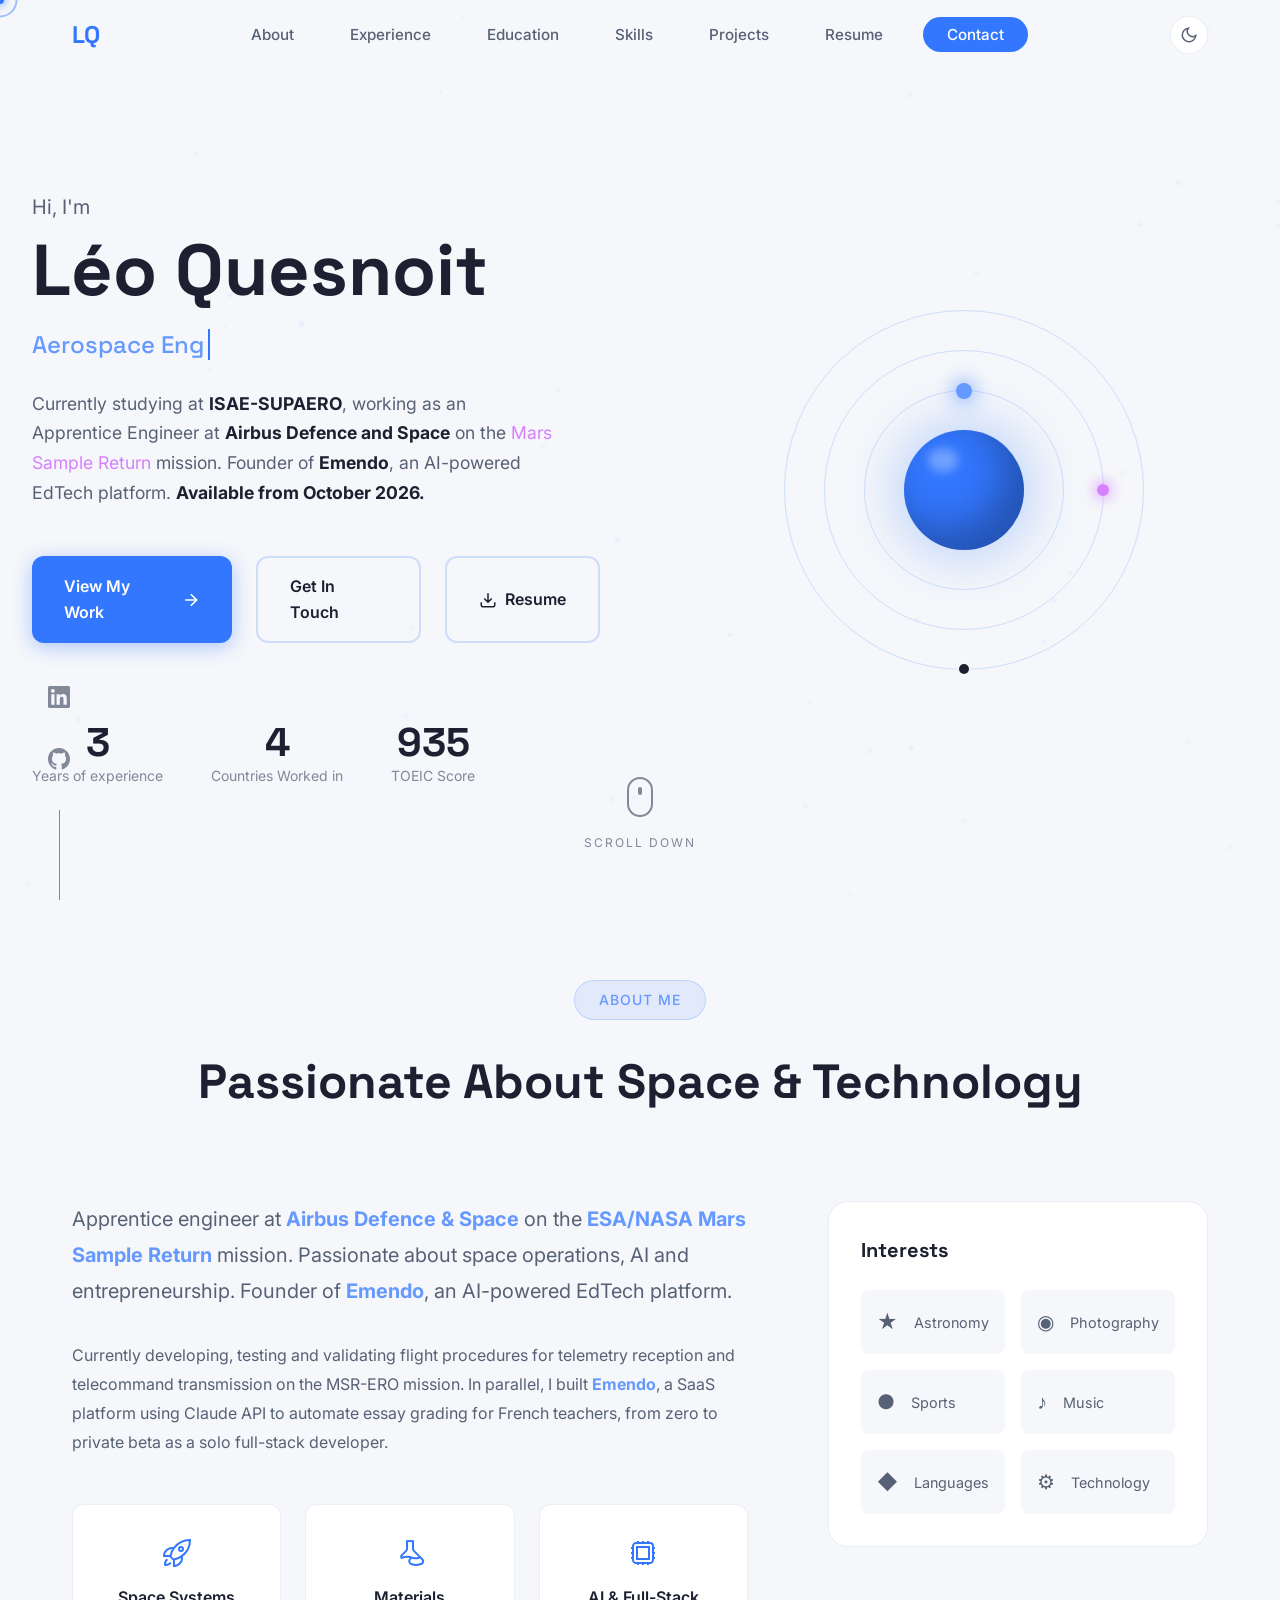
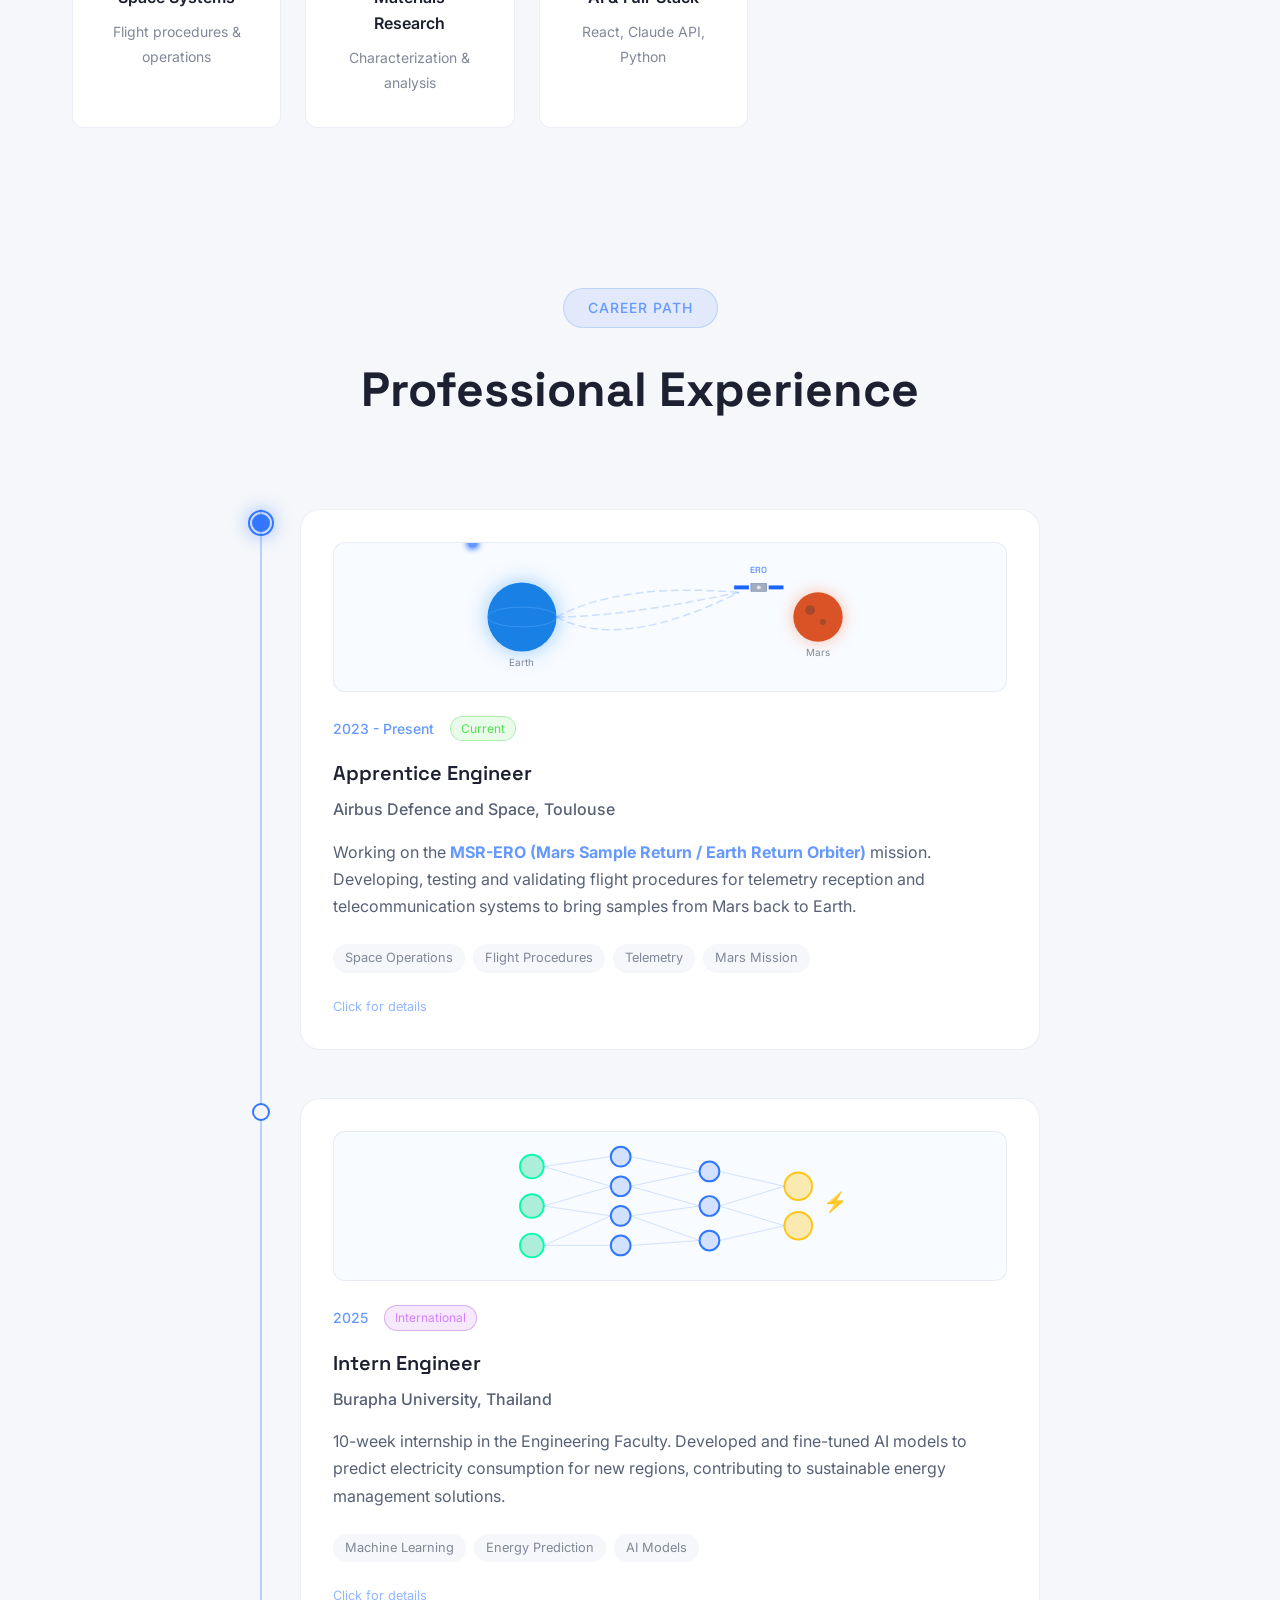
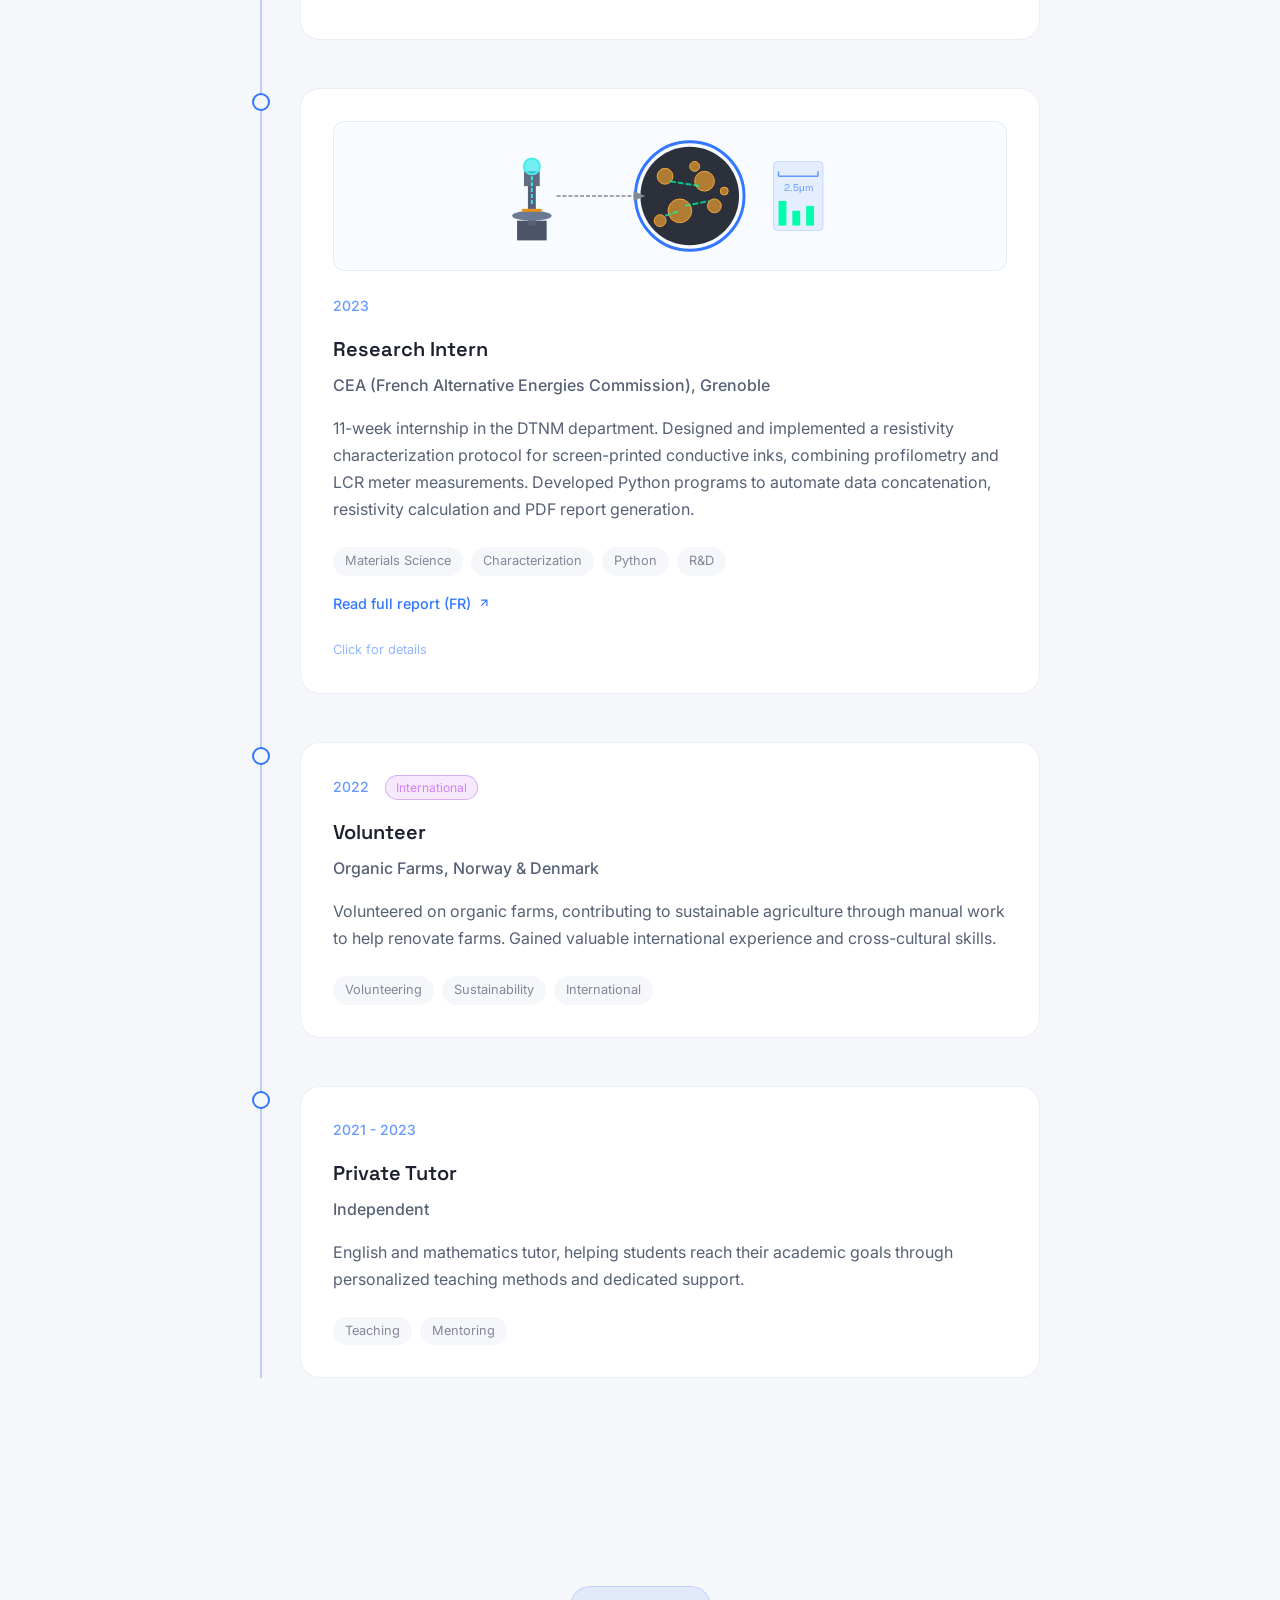
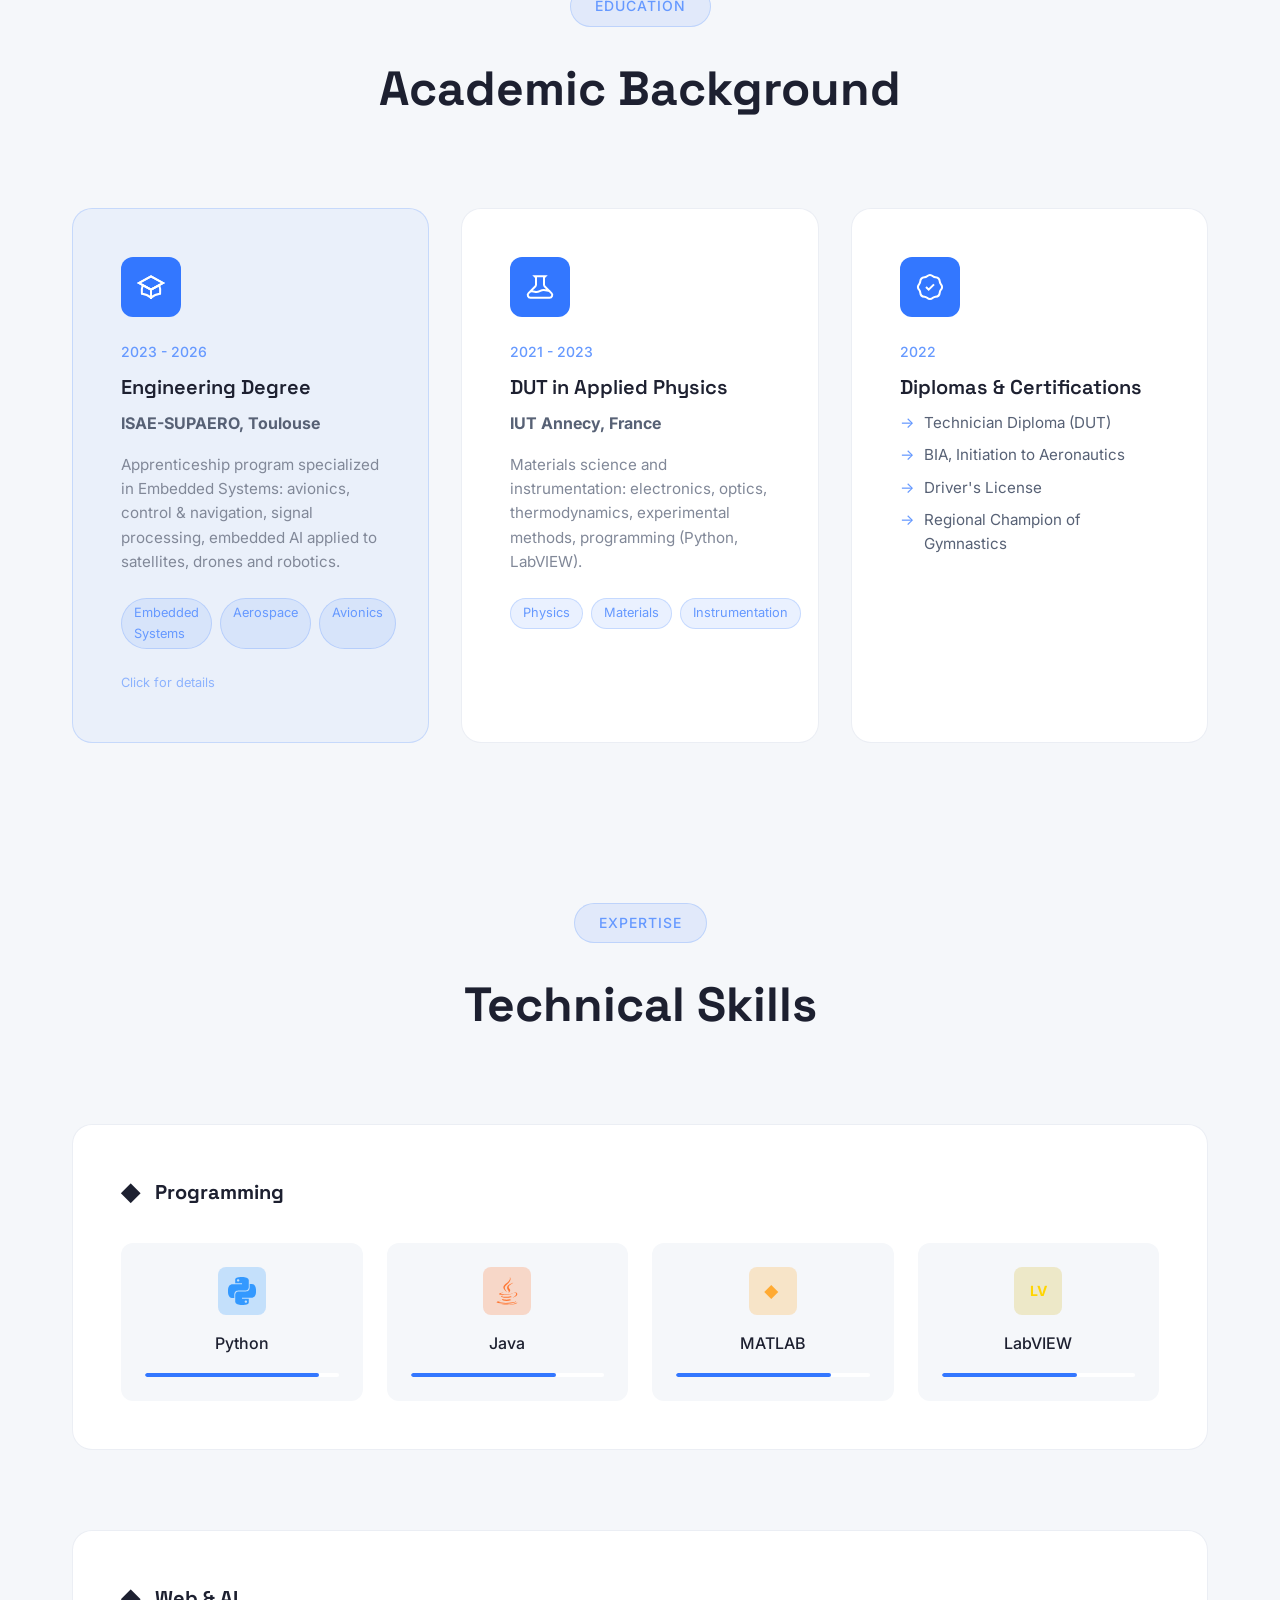
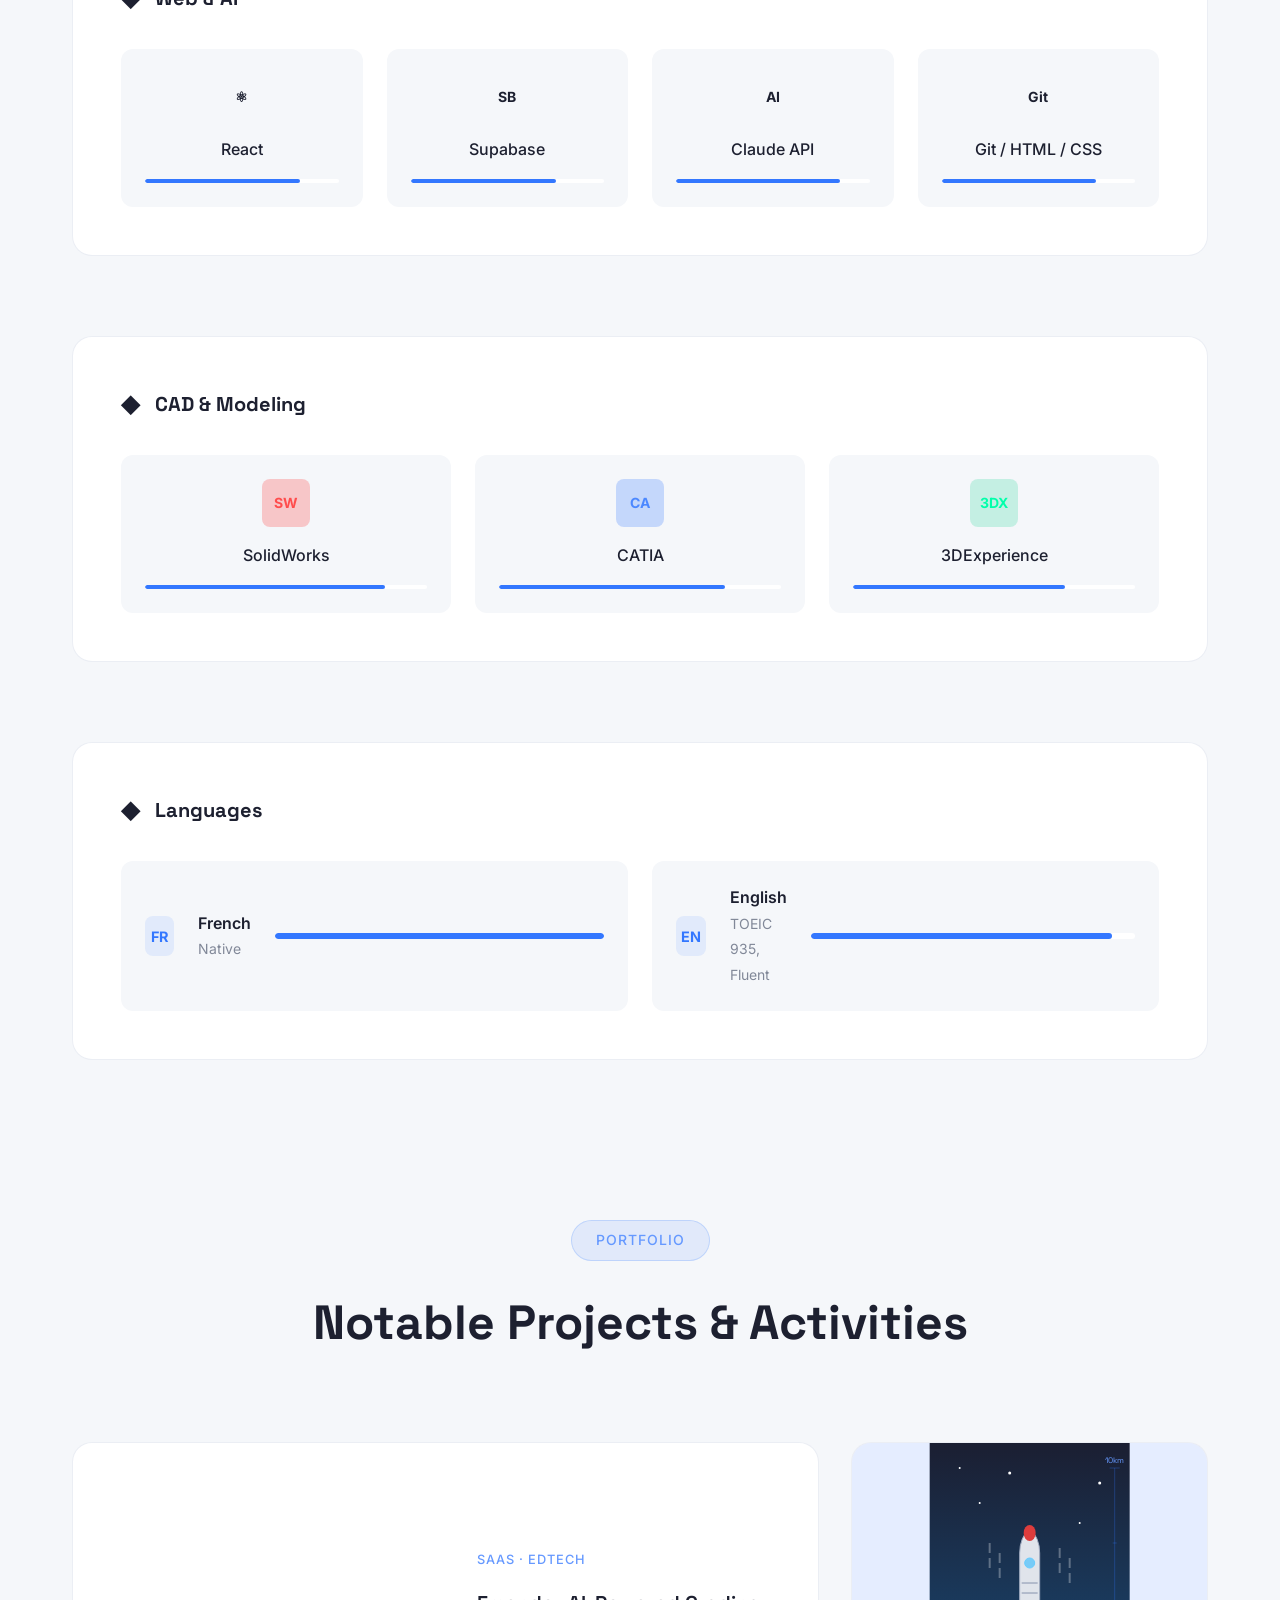
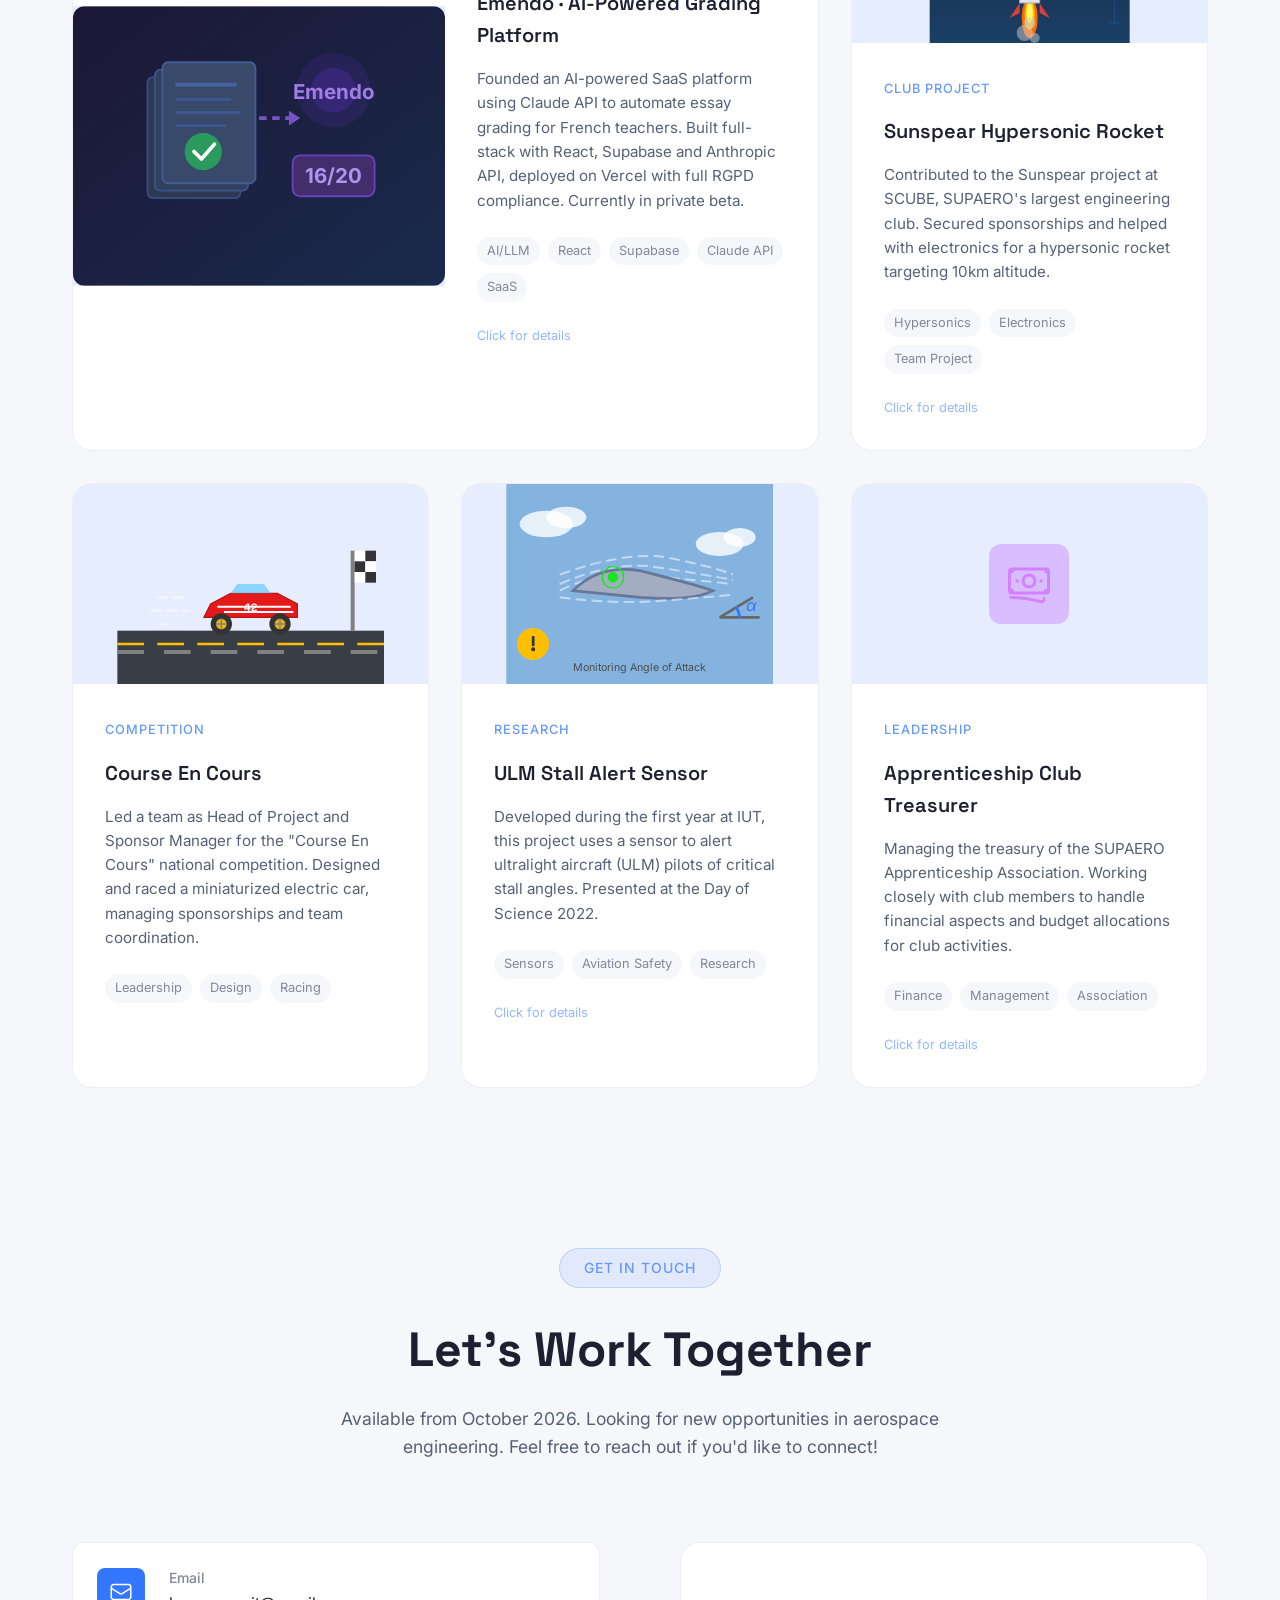
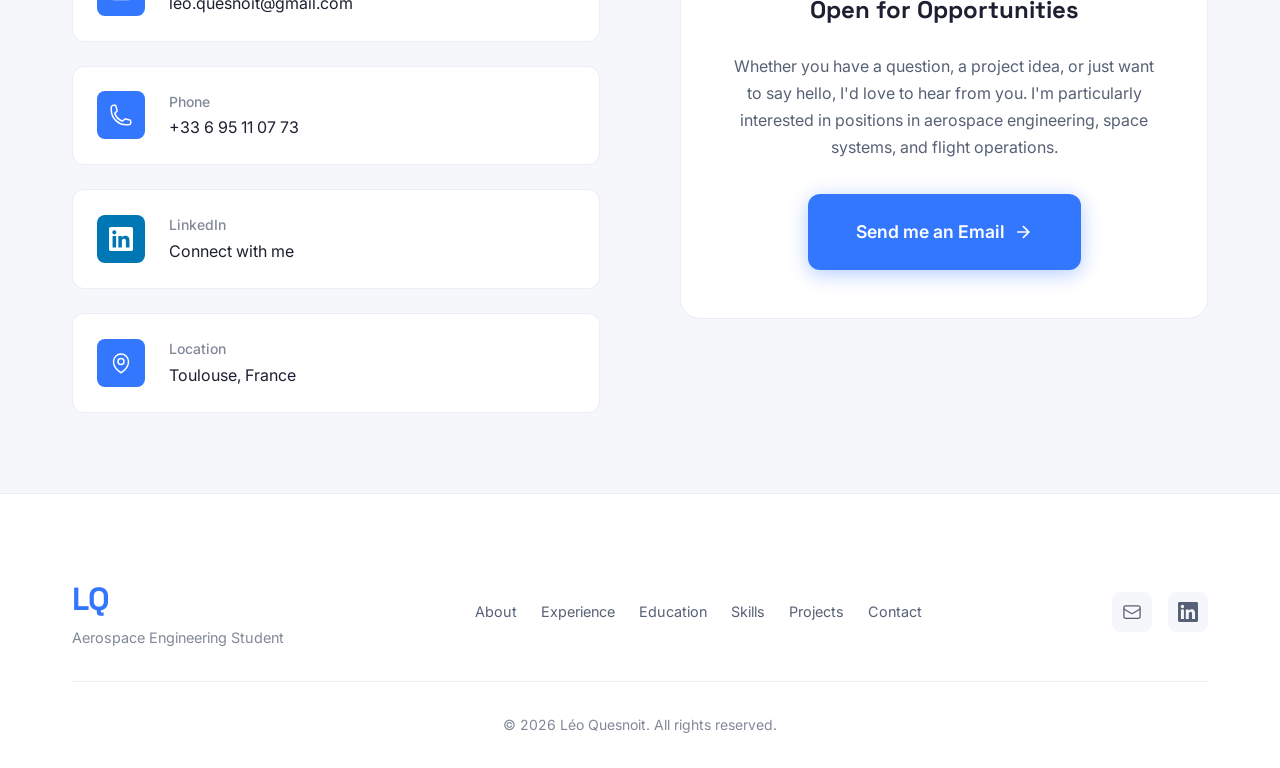
<file: index.html>
<!DOCTYPE html>
<html lang="en">

<head>
    <meta charset="UTF-8">
    <meta name="viewport" content="width=device-width, initial-scale=1.0">
    <meta name="description"
        content="Léo Quesnoit | Aerospace Engineering Student at ISAE-SUPAERO, Toulouse. Specializing in space systems and flight operations.">
    <meta name="keywords"
        content="aerospace engineer, ISAE-SUPAERO, Airbus, space, engineering student, MSR-ERO, Mars Sample Return">

    <!-- Open Graph -->
    <meta property="og:type" content="website">
    <meta property="og:title" content="Léo Quesnoit | Aerospace Engineering Student at ISAE-SUPAERO">
    <meta property="og:description"
        content="Aerospace Engineering Student at ISAE-SUPAERO working at Airbus Defence and Space on Mars Sample Return. Specializing in space systems and flight operations.">
    <meta property="og:url" content="https://leoquesnoit.netlify.app/">
    <meta property="og:locale" content="en_US">

    <!-- Twitter Card -->
    <meta name="twitter:card" content="summary">
    <meta name="twitter:title" content="Léo Quesnoit | Aerospace Engineering Student">
    <meta name="twitter:description"
        content="Aerospace Engineering Student at ISAE-SUPAERO working at Airbus Defence and Space on Mars Sample Return.">

    <!-- Canonical URL -->
    <link rel="canonical" href="https://leoquesnoit.netlify.app/">

    <!-- Structured Data -->
    <script type="application/ld+json">
    {
        "@context": "https://schema.org",
        "@type": "Person",
        "name": "Léo Quesnoit",
        "url": "https://leoquesnoit.netlify.app/",
        "jobTitle": "Aerospace Engineering Student",
        "worksFor": {
            "@type": "Organization",
            "name": "Airbus Defence and Space"
        },
        "alumniOf": {
            "@type": "EducationalOrganization",
            "name": "ISAE-SUPAERO"
        },
        "knowsAbout": ["Aerospace Engineering", "Space Systems", "Flight Operations", "Mars Sample Return", "AI", "EdTech", "React", "Python"],
        "sameAs": [
            "https://www.linkedin.com/in/léo-quesnoit/",
            "https://github.com/leo-quesnoit"
        ]
    }
    </script>

    <title>Léo Quesnoit | Aerospace Engineering Student</title>
    <link rel="preconnect" href="https://fonts.googleapis.com">
    <link rel="preconnect" href="https://fonts.gstatic.com" crossorigin>
    <link
        href="https://fonts.googleapis.com/css2?family=Inter:wght@300;400;500;600;700;800&family=Space+Grotesk:wght@400;500;600;700&display=swap"
        rel="stylesheet">
    <link rel="stylesheet" href="styles.css">
</head>

<body>
    <!-- Skip to Content -->
    <a href="#about" class="skip-to-content">Skip to main content</a>

    <!-- Custom Cursor -->
    <div class="cursor-dot" id="cursor-dot"></div>
    <div class="cursor-outline" id="cursor-outline"></div>

    <!-- Scroll Progress Bar -->
    <div class="scroll-progress" id="scroll-progress"></div>

    <!-- Hero Particles Canvas -->
    <canvas id="hero-particles" class="hero-particles"></canvas>

    <!-- Animated Background -->
    <div class="bg-animation">
        <div class="stars"></div>
        <div class="stars2"></div>
        <div class="stars3"></div>
    </div>

    <!-- Navigation -->
    <nav class="navbar" id="navbar" aria-label="Main navigation">
        <div class="nav-container">
            <a href="#hero" class="nav-logo">LQ</a>
            <ul class="nav-menu" id="nav-menu">
                <li><a href="#about" class="nav-link">About</a></li>
                <li><a href="#experience" class="nav-link">Experience</a></li>
                <li><a href="#education" class="nav-link">Education</a></li>
                <li><a href="#skills" class="nav-link">Skills</a></li>
                <li><a href="#projects" class="nav-link">Projects</a></li>
                <li><a href="Leo-Quesnoit-CV.pdf" class="nav-link" download>Resume</a></li>
                <li><a href="#contact" class="nav-link nav-cta">Contact</a></li>
            </ul>
            <button class="theme-toggle" id="theme-toggle" aria-label="Toggle light/dark mode" title="Toggle theme">
                <svg class="theme-icon sun" viewBox="0 0 24 24" fill="none" stroke="currentColor" stroke-width="2"
                    width="18" height="18">
                    <circle cx="12" cy="12" r="5" />
                    <path
                        d="M12 1v2M12 21v2M4.22 4.22l1.42 1.42M18.36 18.36l1.42 1.42M1 12h2M21 12h2M4.22 19.78l1.42-1.42M18.36 5.64l1.42-1.42" />
                </svg>
                <svg class="theme-icon moon" viewBox="0 0 24 24" fill="none" stroke="currentColor" stroke-width="2"
                    width="18" height="18">
                    <path d="M21 12.79A9 9 0 1111.21 3 7 7 0 0021 12.79z" />
                </svg>
            </button>
            <button class="nav-toggle" id="nav-toggle" aria-label="Toggle navigation">
                <span></span>
                <span></span>
                <span></span>
            </button>
        </div>
    </nav>

    <!-- Hero Section -->
    <section class="hero" id="hero">
        <!-- Social Links Sidebar -->
        <div class="social-sidebar">
            <a href="https://linkedin.com/in/leo-quesnoit" target="_blank" rel="noopener" class="social-link"
                aria-label="LinkedIn">
                <svg viewBox="0 0 24 24" fill="currentColor" width="22" height="22">
                    <path
                        d="M20.447 20.452h-3.554v-5.569c0-1.328-.027-3.037-1.852-3.037-1.853 0-2.136 1.445-2.136 2.939v5.667H9.351V9h3.414v1.561h.046c.477-.9 1.637-1.85 3.37-1.85 3.601 0 4.267 2.37 4.267 5.455v6.286zM5.337 7.433c-1.144 0-2.063-.926-2.063-2.065 0-1.138.92-2.063 2.063-2.063 1.14 0 2.064.925 2.064 2.063 0 1.139-.925 2.065-2.064 2.065zm1.782 13.019H3.555V9h3.564v11.452zM22.225 0H1.771C.792 0 0 .774 0 1.729v20.542C0 23.227.792 24 1.771 24h20.451C23.2 24 24 23.227 24 22.271V1.729C24 .774 23.2 0 22.222 0h.003z" />
                </svg>
            </a>
            <a href="https://github.com/leo-quesnoit" target="_blank" rel="noopener" class="social-link"
                aria-label="GitHub">
                <svg viewBox="0 0 24 24" fill="currentColor" width="22" height="22">
                    <path
                        d="M12 0c-6.626 0-12 5.373-12 12 0 5.302 3.438 9.8 8.207 11.387.599.111.793-.261.793-.577v-2.234c-3.338.726-4.033-1.416-4.033-1.416-.546-1.387-1.333-1.756-1.333-1.756-1.089-.745.083-.729.083-.729 1.205.084 1.839 1.237 1.839 1.237 1.07 1.834 2.807 1.304 3.492.997.107-.775.418-1.305.762-1.604-2.665-.305-5.467-1.334-5.467-5.931 0-1.311.469-2.381 1.236-3.221-.124-.303-.535-1.524.117-3.176 0 0 1.008-.322 3.301 1.23.957-.266 1.983-.399 3.003-.404 1.02.005 2.047.138 3.006.404 2.291-1.552 3.297-1.23 3.297-1.23.653 1.653.242 2.874.118 3.176.77.84 1.235 1.911 1.235 3.221 0 4.609-2.807 5.624-5.479 5.921.43.372.823 1.102.823 2.222v3.293c0 .319.192.694.801.576 4.765-1.589 8.199-6.086 8.199-11.386 0-6.627-5.373-12-12-12z" />
                </svg>
            </a>
            <div class="social-line"></div>
        </div>

        <div class="hero-content">
            <h1 class="hero-title">
                <span class="hero-greeting">Hi, I'm</span>
                <span class="hero-name">Léo Quesnoit</span>
            </h1>
            <p class="hero-subtitle">
                <span class="typing-text">Aerospace Engineering Student</span>
            </p>
            <p class="hero-description">
                Currently studying at <strong>ISAE-SUPAERO</strong>, working as an Apprentice Engineer at
                <strong>Airbus Defence and Space</strong> on the <em>Mars Sample Return</em> mission.
                Founder of <strong>Emendo</strong>, an AI-powered EdTech platform.
                <strong>Available from October 2026.</strong>
            </p>
            <div class="hero-buttons">
                <a href="#experience" class="btn btn-primary">
                    <span>View My Work</span>
                    <svg width="20" height="20" viewBox="0 0 24 24" fill="none" stroke="currentColor" stroke-width="2">
                        <path d="M5 12h14M12 5l7 7-7 7" />
                    </svg>
                </a>
                <a href="#contact" class="btn btn-secondary">
                    <span>Get In Touch</span>
                </a>
                <a href="Leo-Quesnoit-CV.pdf" class="btn btn-secondary" download aria-label="Download Resume PDF">
                    <svg width="18" height="18" viewBox="0 0 24 24" fill="none" stroke="currentColor"
                        stroke-width="2">
                        <path d="M21 15v4a2 2 0 01-2 2H5a2 2 0 01-2-2v-4M7 10l5 5 5-5M12 15V3" />
                    </svg>
                    <span>Resume</span>
                </a>
            </div>
            <div class="hero-stats">
                <div class="stat">
                    <span class="stat-number" data-count="3">0</span>
                    <span class="stat-label">Years of experience</span>
                </div>
                <div class="stat">
                    <span class="stat-number" data-count="4">0</span>
                    <span class="stat-label">Countries Worked in</span>
                </div>
                <div class="stat">
                    <span class="stat-number" data-count="935">0</span>
                    <span class="stat-label">TOEIC Score</span>
                </div>
            </div>
        </div>
        <div class="hero-visual">
            <div class="orbit-container">
                <div class="planet"></div>
                <div class="orbit orbit-1">
                    <div class="satellite satellite-1"></div>
                </div>
                <div class="orbit orbit-2">
                    <div class="satellite satellite-2"></div>
                </div>
                <div class="orbit orbit-3">
                    <div class="satellite satellite-3"></div>
                </div>
            </div>
        </div>
        <div class="scroll-indicator">
            <div class="mouse">
                <div class="wheel"></div>
            </div>
            <span>Scroll Down</span>
        </div>
    </section>

    <!-- About Section -->
    <section class="section about" id="about">
        <div class="container">
            <div class="section-header">
                <span class="section-tag">About Me</span>
                <h2 class="section-title">Passionate About Space & Technology</h2>
            </div>
            <div class="about-content">
                <div class="about-text">
                    <p class="about-intro">
                        Apprentice engineer at <strong>Airbus Defence & Space</strong> on the
                        <strong>ESA/NASA Mars Sample Return</strong> mission. Passionate about space operations,
                        AI and entrepreneurship. Founder of <strong>Emendo</strong>, an AI-powered EdTech platform.
                    </p>
                    <p>
                        Currently developing, testing and validating flight procedures for telemetry reception
                        and telecommand transmission on the MSR-ERO mission. In parallel, I built
                        <strong>Emendo</strong>, a SaaS platform using Claude API to automate essay grading
                        for French teachers, from zero to private beta as a solo full-stack developer.
                    </p>
                    <div class="about-highlights">
                        <div class="highlight-card">
                            <div class="highlight-icon">
                                <svg viewBox="0 0 24 24" fill="none" stroke="currentColor" stroke-width="1.5" width="32"
                                    height="32">
                                    <path
                                        d="M15.59 14.37a6 6 0 01-5.84 7.38v-4.8m5.84-2.58a14.98 14.98 0 006.16-12.12A14.98 14.98 0 009.631 8.41m5.96 5.96a14.926 14.926 0 01-5.841 2.58m-.119-8.54a6 6 0 00-7.381 5.84h4.8m2.581-5.84a14.927 14.927 0 00-2.58 5.84m2.699 2.7c-.103.021-.207.041-.311.06a15.09 15.09 0 01-2.448-2.448 14.9 14.9 0 01.06-.312m-2.24 2.39a4.493 4.493 0 00-1.757 4.306 4.493 4.493 0 004.306-1.758M16.5 9a1.5 1.5 0 11-3 0 1.5 1.5 0 013 0z" />
                                </svg>
                            </div>
                            <h4>Space Systems</h4>
                            <p>Flight procedures & operations</p>
                        </div>
                        <div class="highlight-card">
                            <div class="highlight-icon">
                                <svg viewBox="0 0 24 24" fill="none" stroke="currentColor" stroke-width="1.5" width="32"
                                    height="32">
                                    <path
                                        d="M9.75 3.104v5.714a2.25 2.25 0 01-.659 1.591L5 14.5M9.75 3.104c-.251.023-.501.05-.75.082m.75-.082a24.301 24.301 0 014.5 0m0 0v5.714c0 .597.237 1.17.659 1.591L19.8 15.3M14.25 3.104c.251.023.501.05.75.082M19.8 15.3l-1.57.393A9.065 9.065 0 0112 15a9.065 9.065 0 00-6.23.693L5 14.5m14.8.8l1.402 1.402c1.232 1.232.65 3.318-1.067 3.611l-.573.097a9.057 9.057 0 01-6.124 0L13 20.313a2.253 2.253 0 01-1.067-3.611L13 15.3" />
                                </svg>
                            </div>
                            <h4>Materials Research</h4>
                            <p>Characterization & analysis</p>
                        </div>
                        <div class="highlight-card">
                            <div class="highlight-icon">
                                <svg viewBox="0 0 24 24" fill="none" stroke="currentColor" stroke-width="1.5" width="32"
                                    height="32">
                                    <path
                                        d="M8.25 3v1.5M4.5 8.25H3m18 0h-1.5M4.5 12H3m18 0h-1.5m-15 3.75H3m18 0h-1.5M8.25 19.5V21M12 3v1.5m0 15V21m3.75-18v1.5m0 15V21m-9-1.5h10.5a2.25 2.25 0 002.25-2.25V6.75a2.25 2.25 0 00-2.25-2.25H6.75A2.25 2.25 0 004.5 6.75v10.5a2.25 2.25 0 002.25 2.25zm.75-12h9v9h-9v-9z" />
                                </svg>
                            </div>
                            <h4>AI & Full-Stack</h4>
                            <p>React, Claude API, Python</p>
                        </div>
                    </div>
                </div>
                <div class="about-interests">
                    <h3>Interests</h3>
                    <div class="interests-grid">
                        <div class="interest-item">
                            <span class="interest-icon">★</span>
                            <span>Astronomy</span>
                        </div>
                        <div class="interest-item">
                            <span class="interest-icon">◉</span>
                            <span>Photography</span>
                        </div>
                        <div class="interest-item">
                            <span class="interest-icon">●</span>
                            <span>Sports</span>
                        </div>
                        <div class="interest-item">
                            <span class="interest-icon">♪</span>
                            <span>Music</span>
                        </div>
                        <div class="interest-item">
                            <span class="interest-icon">◆</span>
                            <span>Languages</span>
                        </div>
                        <div class="interest-item">
                            <span class="interest-icon">⚙</span>
                            <span>Technology</span>
                        </div>
                    </div>
                </div>
            </div>
        </div>
    </section>

    <!-- Experience Section -->
    <section class="section experience" id="experience">
        <div class="container">
            <div class="section-header">
                <span class="section-tag">Career Path</span>
                <h2 class="section-title">Professional Experience</h2>
            </div>
            <div class="timeline">
                <div class="timeline-item" data-aos="fade-up">
                    <div class="timeline-marker current">
                        <div class="marker-ring"></div>
                    </div>
                    <div class="timeline-content clickable" data-modal="airbus" role="button" tabindex="0">
                        <!-- Satellite Communication Animation -->
                        <div class="experience-animation satellite-animation">
                            <svg viewBox="0 0 400 150" class="satellite-svg">
                                <!-- Earth -->
                                <circle cx="50" cy="75" r="35" class="earth" />
                                <ellipse cx="50" cy="75" rx="35" ry="10" class="earth-ring" />
                                <!-- Mars -->
                                <circle cx="350" cy="75" r="25" class="mars" />
                                <circle cx="342" cy="68" r="5" class="mars-crater" />
                                <circle cx="355" cy="80" r="3" class="mars-crater" />
                                <!-- Satellite near Mars -->
                                <g class="satellite-ero" transform="translate(290, 45)">
                                    <rect x="-8" y="-4" width="16" height="8" class="sat-body" />
                                    <rect x="-25" y="-2" width="15" height="4" class="sat-panel" />
                                    <rect x="10" y="-2" width="15" height="4" class="sat-panel" />
                                    <circle cx="0" cy="0" r="2" class="sat-antenna" />
                                </g>
                                <!-- Signal waves from Earth to Satellite -->
                                <g class="signal-group">
                                    <path d="M 85 75 Q 150 40, 270 50" class="signal-path signal-1" />
                                    <path d="M 85 75 Q 150 75, 270 50" class="signal-path signal-2" />
                                    <path d="M 85 75 Q 150 110, 270 50" class="signal-path signal-3" />
                                </g>
                                <!-- Data packets -->
                                <circle cx="0" cy="0" r="4" class="data-packet packet-1" />
                                <circle cx="0" cy="0" r="4" class="data-packet packet-2" />
                                <circle cx="0" cy="0" r="4" class="data-packet packet-3" />
                                <!-- Labels -->
                                <text x="50" y="125" class="planet-label">Earth</text>
                                <text x="350" y="115" class="planet-label">Mars</text>
                                <text x="290" y="30" class="sat-label">ERO</text>
                            </svg>
                        </div>
                        <div class="timeline-header">
                            <span class="timeline-date">2023 - Present</span>
                            <span class="timeline-badge">Current</span>
                        </div>
                        <h3 class="timeline-title">Apprentice Engineer</h3>
                        <h4 class="timeline-company">Airbus Defence and Space, Toulouse</h4>
                        <p class="timeline-description">
                            Working on the <strong>MSR-ERO (Mars Sample Return / Earth Return Orbiter)</strong> mission.
                            Developing, testing and validating flight procedures for telemetry reception and
                            telecommunication systems to bring samples from Mars back to Earth.
                        </p>
                        <div class="timeline-tags">
                            <span class="tag">Space Operations</span>
                            <span class="tag">Flight Procedures</span>
                            <span class="tag">Telemetry</span>
                            <span class="tag">Mars Mission</span>
                        </div>
                        <span class="click-hint">Click for details</span>
                    </div>
                </div>

                <div class="timeline-item" data-aos="fade-up">
                    <div class="timeline-marker"></div>
                    <div class="timeline-content clickable" data-modal="thailand" role="button" tabindex="0">
                        <!-- Neural Network Animation -->
                        <div class="experience-animation neural-animation">
                            <svg viewBox="0 0 400 150" class="neural-svg">
                                <!-- Input Layer -->
                                <g class="layer input-layer">
                                    <circle cx="60" cy="35" r="12" class="neuron input-neuron n1" />
                                    <circle cx="60" cy="75" r="12" class="neuron input-neuron n2" />
                                    <circle cx="60" cy="115" r="12" class="neuron input-neuron n3" />
                                </g>
                                <!-- Hidden Layer 1 -->
                                <g class="layer hidden-layer-1">
                                    <circle cx="150" cy="25" r="10" class="neuron hidden-neuron h1" />
                                    <circle cx="150" cy="55" r="10" class="neuron hidden-neuron h2" />
                                    <circle cx="150" cy="85" r="10" class="neuron hidden-neuron h3" />
                                    <circle cx="150" cy="115" r="10" class="neuron hidden-neuron h4" />
                                </g>
                                <!-- Hidden Layer 2 -->
                                <g class="layer hidden-layer-2">
                                    <circle cx="240" cy="40" r="10" class="neuron hidden-neuron h5" />
                                    <circle cx="240" cy="75" r="10" class="neuron hidden-neuron h6" />
                                    <circle cx="240" cy="110" r="10" class="neuron hidden-neuron h7" />
                                </g>
                                <!-- Output Layer -->
                                <g class="layer output-layer">
                                    <circle cx="330" cy="55" r="14" class="neuron output-neuron o1" />
                                    <circle cx="330" cy="95" r="14" class="neuron output-neuron o2" />
                                </g>
                                <!-- Connections (drawn behind neurons) -->
                                <g class="connections">
                                    <!-- Input to Hidden 1 -->
                                    <line x1="72" y1="35" x2="140" y2="25" class="synapse s1" />
                                    <line x1="72" y1="35" x2="140" y2="55" class="synapse s2" />
                                    <line x1="72" y1="75" x2="140" y2="55" class="synapse s3" />
                                    <line x1="72" y1="75" x2="140" y2="85" class="synapse s4" />
                                    <line x1="72" y1="115" x2="140" y2="85" class="synapse s5" />
                                    <line x1="72" y1="115" x2="140" y2="115" class="synapse s6" />
                                    <!-- Hidden 1 to Hidden 2 -->
                                    <line x1="160" y1="25" x2="230" y2="40" class="synapse s7" />
                                    <line x1="160" y1="55" x2="230" y2="40" class="synapse s8" />
                                    <line x1="160" y1="55" x2="230" y2="75" class="synapse s9" />
                                    <line x1="160" y1="85" x2="230" y2="75" class="synapse s10" />
                                    <line x1="160" y1="85" x2="230" y2="110" class="synapse s11" />
                                    <line x1="160" y1="115" x2="230" y2="110" class="synapse s12" />
                                    <!-- Hidden 2 to Output -->
                                    <line x1="250" y1="40" x2="316" y2="55" class="synapse s13" />
                                    <line x1="250" y1="75" x2="316" y2="55" class="synapse s14" />
                                    <line x1="250" y1="75" x2="316" y2="95" class="synapse s15" />
                                    <line x1="250" y1="110" x2="316" y2="95" class="synapse s16" />
                                </g>
                                <!-- Data flow pulses -->
                                <circle r="3" class="pulse pulse-1" />
                                <circle r="3" class="pulse pulse-2" />
                                <circle r="3" class="pulse pulse-3" />
                                <!-- Energy icon (output) -->
                                <text x="355" y="78" class="energy-icon">⚡</text>
                            </svg>
                        </div>
                        <div class="timeline-header">
                            <span class="timeline-date">2025</span>
                            <span class="timeline-badge international">International</span>
                        </div>
                        <h3 class="timeline-title">Intern Engineer</h3>
                        <h4 class="timeline-company">Burapha University, Thailand</h4>
                        <p class="timeline-description">
                            10-week internship in the Engineering Faculty. Developed and fine-tuned AI models
                            to predict electricity consumption for new regions, contributing to sustainable
                            energy management solutions.
                        </p>
                        <div class="timeline-tags">
                            <span class="tag">Machine Learning</span>
                            <span class="tag">Energy Prediction</span>
                            <span class="tag">AI Models</span>
                        </div>
                        <span class="click-hint">Click for details</span>
                    </div>
                </div>

                <div class="timeline-item" data-aos="fade-up">
                    <div class="timeline-marker"></div>
                    <div class="timeline-content clickable" data-modal="cea" role="button" tabindex="0">
                        <!-- Materials Characterization Animation -->
                        <div class="experience-animation materials-animation">
                            <svg viewBox="0 0 400 150" class="materials-svg">
                                <!-- Microscope -->
                                <g class="microscope" transform="translate(60, 20)">
                                    <rect x="-15" y="80" width="30" height="20" class="micro-base" />
                                    <rect x="-4" y="40" width="8" height="45" class="micro-arm" />
                                    <rect x="-8" y="30" width="16" height="15" class="micro-head" />
                                    <circle cx="0" cy="25" r="8" class="micro-lens" />
                                    <ellipse cx="0" cy="75" rx="20" ry="5" class="micro-stage" />
                                </g>
                                <!-- Sample on stage -->
                                <rect x="50" y="88" width="20" height="3" class="sample" />
                                <!-- Scanning beam -->
                                <line x1="60" y1="55" x2="60" y2="85" class="scan-beam" />
                                <!-- Magnified view (circular) -->
                                <g class="magnified-view" transform="translate(220, 75)">
                                    <circle cx="0" cy="0" r="55" class="view-border" />
                                    <circle cx="0" cy="0" r="50" class="view-bg" />
                                    <!-- Ink particles/grain structure -->
                                    <circle cx="-25" cy="-20" r="8" class="particle p1" />
                                    <circle cx="15" cy="-15" r="10" class="particle p2" />
                                    <circle cx="-10" cy="15" r="12" class="particle p3" />
                                    <circle cx="25" cy="10" r="7" class="particle p4" />
                                    <circle cx="-30" cy="25" r="6" class="particle p5" />
                                    <circle cx="5" cy="-30" r="5" class="particle p6" />
                                    <circle cx="35" cy="-5" r="4" class="particle p7" />
                                    <!-- Connections between particles -->
                                    <line x1="-20" y1="-15" x2="10" y2="-10" class="ink-connection" />
                                    <line x1="-5" y1="10" x2="20" y2="5" class="ink-connection" />
                                    <line x1="-25" y1="20" x2="-10" y2="15" class="ink-connection" />
                                </g>
                                <!-- Zoom arrow -->
                                <path d="M 85 75 C 110 75, 130 75, 165 75" class="zoom-arrow" />
                                <polygon points="163,70 175,75 163,80" class="zoom-arrow-head" />
                                <!-- Measurement overlay -->
                                <g class="measurement" transform="translate(330, 40)">
                                    <rect x="-25" y="0" width="50" height="70" class="measure-box" />
                                    <line x1="-20" y1="15" x2="20" y2="15" class="measure-line" />
                                    <line x1="-20" y1="15" x2="-20" y2="10" class="measure-tick" />
                                    <line x1="20" y1="15" x2="20" y2="10" class="measure-tick" />
                                    <text x="0" y="30" class="measure-text">2.5μm</text>
                                    <!-- Conductivity bars -->
                                    <rect x="-20" y="40" width="8" height="25" class="conduct-bar bar-1" />
                                    <rect x="-6" y="50" width="8" height="15" class="conduct-bar bar-2" />
                                    <rect x="8" y="45" width="8" height="20" class="conduct-bar bar-3" />
                                </g>
                            </svg>
                        </div>
                        <div class="timeline-header">
                            <span class="timeline-date">2023</span>
                        </div>
                        <h3 class="timeline-title">Research Intern</h3>
                        <h4 class="timeline-company">CEA (French Alternative Energies Commission), Grenoble</h4>
                        <p class="timeline-description">
                            11-week internship in the DTNM department. Designed and implemented a
                            resistivity characterization protocol for screen-printed conductive inks,
                            combining profilometry and LCR meter measurements. Developed Python programs
                            to automate data concatenation, resistivity calculation and PDF report generation.
                        </p>
                        <div class="timeline-tags">
                            <span class="tag">Materials Science</span>
                            <span class="tag">Characterization</span>
                            <span class="tag">Python</span>
                            <span class="tag">R&D</span>
                        </div>
                        <a href="papers/Quesnoit-2023-CEA-Encres-Conductrices.pdf" class="pub-link" target="_blank" rel="noopener noreferrer" onclick="event.stopPropagation()">
                            Read full report (FR)
                            <svg width="14" height="14" viewBox="0 0 24 24" fill="none" stroke="currentColor" stroke-width="2">
                                <path d="M7 17L17 7M7 7h10v10" />
                            </svg>
                        </a>
                        <span class="click-hint">Click for details</span>
                    </div>
                </div>

                <div class="timeline-item" data-aos="fade-up">
                    <div class="timeline-marker"></div>
                    <div class="timeline-content">
                        <div class="timeline-header">
                            <span class="timeline-date">2022</span>
                            <span class="timeline-badge international">International</span>
                        </div>
                        <h3 class="timeline-title">Volunteer</h3>
                        <h4 class="timeline-company">Organic Farms, Norway & Denmark</h4>
                        <p class="timeline-description">
                            Volunteered on organic farms, contributing to sustainable agriculture through
                            manual work to help renovate farms. Gained valuable international experience and
                            cross-cultural skills.
                        </p>
                        <div class="timeline-tags">
                            <span class="tag">Volunteering</span>
                            <span class="tag">Sustainability</span>
                            <span class="tag">International</span>
                        </div>
                    </div>
                </div>

                <div class="timeline-item" data-aos="fade-up">
                    <div class="timeline-marker"></div>
                    <div class="timeline-content">
                        <div class="timeline-header">
                            <span class="timeline-date">2021 - 2023</span>
                        </div>
                        <h3 class="timeline-title">Private Tutor</h3>
                        <h4 class="timeline-company">Independent</h4>
                        <p class="timeline-description">
                            English and mathematics tutor, helping students reach their academic goals
                            through personalized teaching methods and dedicated support.
                        </p>
                        <div class="timeline-tags">
                            <span class="tag">Teaching</span>
                            <span class="tag">Mentoring</span>
                        </div>
                    </div>
                </div>
            </div>
        </div>
    </section>

    <!-- Education Section -->
    <section class="section education" id="education">
        <div class="container">
            <div class="section-header">
                <span class="section-tag">Education</span>
                <h2 class="section-title">Academic Background</h2>
            </div>
            <div class="education-grid">
                <div class="edu-card featured clickable" data-aos="fade-up" data-modal="supaero" role="button" tabindex="0">
                    <div class="edu-icon">
                        <svg viewBox="0 0 24 24" fill="none" stroke="currentColor" stroke-width="1.5">
                            <path d="M12 14l9-5-9-5-9 5 9 5z" />
                            <path
                                d="M12 14l6.16-3.422a12.083 12.083 0 01.665 6.479A11.952 11.952 0 0012 20.055a11.952 11.952 0 00-6.824-2.998 12.078 12.078 0 01.665-6.479L12 14z" />
                            <path d="M12 14l9-5-9-5-9 5 9 5zm0 0l6.16-3.422M12 14v7" />
                        </svg>
                    </div>
                    <div class="edu-content">
                        <span class="edu-years">2023 - 2026</span>
                        <h3 class="edu-degree">Engineering Degree</h3>
                        <h4 class="edu-school">ISAE-SUPAERO, Toulouse</h4>
                        <p class="edu-description">
                            Apprenticeship program specialized in Embedded Systems: avionics, control &amp; navigation,
                            signal processing, embedded AI applied to satellites, drones and robotics.
                        </p>
                        <div class="edu-badges">
                            <span class="badge">Embedded Systems</span>
                            <span class="badge">Aerospace</span>
                            <span class="badge">Avionics</span>
                        </div>
                        <span class="click-hint">Click for details</span>
                    </div>
                </div>

                <div class="edu-card" data-aos="fade-up" data-aos-delay="100">
                    <div class="edu-icon">
                        <svg viewBox="0 0 24 24" fill="none" stroke="currentColor" stroke-width="1.5">
                            <path
                                d="M19.428 15.428a2 2 0 00-1.022-.547l-2.387-.477a6 6 0 00-3.86.517l-.318.158a6 6 0 01-3.86.517L6.05 15.21a2 2 0 00-1.806.547M8 4h8l-1 1v5.172a2 2 0 00.586 1.414l5 5c1.26 1.26.367 3.414-1.415 3.414H4.828c-1.782 0-2.674-2.154-1.414-3.414l5-5A2 2 0 009 10.172V5L8 4z" />
                        </svg>
                    </div>
                    <div class="edu-content">
                        <span class="edu-years">2021 - 2023</span>
                        <h3 class="edu-degree">DUT in Applied Physics</h3>
                        <h4 class="edu-school">IUT Annecy, France</h4>
                        <p class="edu-description">
                            Materials science and instrumentation: electronics, optics, thermodynamics,
                            experimental methods, programming (Python, LabVIEW).
                        </p>
                        <div class="edu-badges">
                            <span class="badge">Physics</span>
                            <span class="badge">Materials</span>
                            <span class="badge">Instrumentation</span>
                        </div>
                    </div>
                </div>

                <div class="edu-card certifications" data-aos="fade-up" data-aos-delay="200">
                    <div class="edu-icon">
                        <svg viewBox="0 0 24 24" fill="none" stroke="currentColor" stroke-width="1.5">
                            <path
                                d="M9 12l2 2 4-4M7.835 4.697a3.42 3.42 0 001.946-.806 3.42 3.42 0 014.438 0 3.42 3.42 0 001.946.806 3.42 3.42 0 013.138 3.138 3.42 3.42 0 00.806 1.946 3.42 3.42 0 010 4.438 3.42 3.42 0 00-.806 1.946 3.42 3.42 0 01-3.138 3.138 3.42 3.42 0 00-1.946.806 3.42 3.42 0 01-4.438 0 3.42 3.42 0 00-1.946-.806 3.42 3.42 0 01-3.138-3.138 3.42 3.42 0 00-.806-1.946 3.42 3.42 0 010-4.438 3.42 3.42 0 00.806-1.946 3.42 3.42 0 013.138-3.138z" />
                        </svg>
                    </div>
                    <div class="edu-content">
                        <span class="edu-years">2022</span>
                        <h3 class="edu-degree">Diplomas & Certifications</h3>
                        <ul class="edu-list">
                            <li>Technician Diploma (DUT)</li>
                            <li>BIA, Initiation to Aeronautics</li>
                            <li>Driver's License</li>
                            <li>Regional Champion of Gymnastics</li>
                        </ul>
                    </div>
                </div>
            </div>
        </div>
    </section>

    <!-- Skills Section -->
    <section class="section skills" id="skills">
        <div class="container">
            <div class="section-header">
                <span class="section-tag">Expertise</span>
                <h2 class="section-title">Technical Skills</h2>
            </div>
            <div class="skills-container">
                <div class="skills-category" data-aos="fade-up">
                    <h3 class="category-title">
                        <span class="category-icon">◆</span>
                        Programming
                    </h3>
                    <div class="skills-grid">
                        <div class="skill-card">
                            <div class="skill-icon python">
                                <svg viewBox="0 0 24 24" fill="currentColor">
                                    <path
                                        d="M14.25.18l.9.2.73.26.59.3.45.32.34.34.25.34.16.33.1.3.04.26.02.2-.01.13V8.5l-.05.63-.13.55-.21.46-.26.38-.3.31-.33.25-.35.19-.35.14-.33.1-.3.07-.26.04-.21.02H8.77l-.69.05-.59.14-.5.22-.41.27-.33.32-.27.35-.2.36-.15.37-.1.35-.07.32-.04.27-.02.21v3.06H3.17l-.21-.03-.28-.07-.32-.12-.35-.18-.36-.26-.36-.36-.35-.46-.32-.59-.28-.73-.21-.88-.14-1.05-.05-1.23.06-1.22.16-1.04.24-.87.32-.71.36-.57.4-.44.42-.33.42-.24.4-.16.36-.1.32-.05.24-.01h.16l.06.01h8.16v-.83H6.18l-.01-2.75-.02-.37.05-.34.11-.31.17-.28.25-.26.31-.23.38-.2.44-.18.51-.15.58-.12.64-.1.71-.06.77-.04.84-.02 1.27.05zm-6.3 1.98l-.23.33-.08.41.08.41.23.34.33.22.41.09.41-.09.33-.22.23-.34.08-.41-.08-.41-.23-.33-.33-.22-.41-.09-.41.09zm13.09 3.95l.28.06.32.12.35.18.36.27.36.35.35.47.32.59.28.73.21.88.14 1.04.05 1.23-.06 1.23-.16 1.04-.24.86-.32.71-.36.57-.4.45-.42.33-.42.24-.4.16-.36.09-.32.05-.24.02-.16-.01h-8.22v.82h5.84l.01 2.76.02.36-.05.34-.11.31-.17.29-.25.25-.31.24-.38.2-.44.17-.51.15-.58.13-.64.09-.71.07-.77.04-.84.01-1.27-.04-1.07-.14-.9-.2-.73-.25-.59-.3-.45-.33-.34-.34-.25-.34-.16-.33-.1-.3-.04-.25-.02-.2.01-.13v-5.34l.05-.64.13-.54.21-.46.26-.38.3-.32.33-.24.35-.2.35-.14.33-.1.3-.06.26-.04.21-.02.13-.01h5.84l.69-.05.59-.14.5-.21.41-.28.33-.32.27-.35.2-.36.15-.36.1-.35.07-.32.04-.28.02-.21V6.07h2.09l.14.01zm-6.47 14.25l-.23.33-.08.41.08.41.23.33.33.23.41.08.41-.08.33-.23.23-.33.08-.41-.08-.41-.23-.33-.33-.23-.41-.08-.41.08z" />
                                </svg>
                            </div>
                            <span class="skill-name">Python</span>
                            <div class="skill-level">
                                <div class="level-bar" style="--level: 90%"></div>
                            </div>
                        </div>
                        <div class="skill-card">
                            <div class="skill-icon java">
                                <svg viewBox="0 0 24 24" fill="currentColor">
                                    <path
                                        d="M8.851 18.56s-.917.534.653.714c1.902.218 2.874.187 4.969-.211 0 0 .552.346 1.321.646-4.699 2.013-10.633-.118-6.943-1.149M8.276 15.933s-1.028.761.542.924c2.032.209 3.636.227 6.413-.308 0 0 .384.389.987.602-5.679 1.661-12.007.13-7.942-1.218M13.116 11.475c1.158 1.333-.304 2.533-.304 2.533s2.939-1.518 1.589-3.418c-1.261-1.772-2.228-2.652 3.007-5.688 0-.001-8.216 2.051-4.292 6.573M19.33 20.504s.679.559-.747.991c-2.712.822-11.288 1.069-13.669.033-.856-.373.75-.89 1.254-.998.527-.114.828-.093.828-.093-.953-.671-6.156 1.317-2.643 1.887 9.58 1.553 17.462-.7 14.977-1.82M9.292 13.21s-4.362 1.036-1.544 1.412c1.189.159 3.561.123 5.77-.062 1.806-.152 3.618-.477 3.618-.477s-.637.272-1.098.587c-4.429 1.165-12.986.623-10.522-.568 2.082-1.006 3.776-.892 3.776-.892M17.116 17.584c4.503-2.34 2.421-4.589.968-4.285-.355.074-.515.138-.515.138s.132-.207.385-.297c2.875-1.011 5.086 2.981-.928 4.562 0-.001.07-.062.09-.118M14.401 0s2.494 2.494-2.365 6.33c-3.896 3.077-.888 4.832-.001 6.836-2.274-2.053-3.943-3.858-2.824-5.539 1.644-2.469 6.197-3.665 5.19-7.627M9.734 23.924c4.322.277 10.959-.153 11.116-2.198 0 0-.302.775-3.572 1.391-3.688.694-8.239.613-10.937.168 0-.001.553.457 3.393.639" />
                                </svg>
                            </div>
                            <span class="skill-name">Java</span>
                            <div class="skill-level">
                                <div class="level-bar" style="--level: 75%"></div>
                            </div>
                        </div>
                        <div class="skill-card">
                            <div class="skill-icon matlab">
                                <svg viewBox="0 0 24 24" fill="currentColor">
                                    <path d="M0 0h24v24H0V0z" fill="none" />
                                    <path d="M4.5 12.75l6-6 6 6-6 6-6-6z" />
                                </svg>
                            </div>
                            <span class="skill-name">MATLAB</span>
                            <div class="skill-level">
                                <div class="level-bar" style="--level: 80%"></div>
                            </div>
                        </div>
                        <div class="skill-card">
                            <div class="skill-icon labview">
                                <span>LV</span>
                            </div>
                            <span class="skill-name">LabVIEW</span>
                            <div class="skill-level">
                                <div class="level-bar" style="--level: 70%"></div>
                            </div>
                        </div>
                    </div>
                </div>

                <div class="skills-category" data-aos="fade-up" data-aos-delay="50">
                    <h3 class="category-title">
                        <span class="category-icon">◆</span>
                        Web & AI
                    </h3>
                    <div class="skills-grid">
                        <div class="skill-card">
                            <div class="skill-icon react">
                                <span>⚛</span>
                            </div>
                            <span class="skill-name">React</span>
                            <div class="skill-level">
                                <div class="level-bar" style="--level: 80%"></div>
                            </div>
                        </div>
                        <div class="skill-card">
                            <div class="skill-icon supabase">
                                <span>SB</span>
                            </div>
                            <span class="skill-name">Supabase</span>
                            <div class="skill-level">
                                <div class="level-bar" style="--level: 75%"></div>
                            </div>
                        </div>
                        <div class="skill-card">
                            <div class="skill-icon ai">
                                <span>AI</span>
                            </div>
                            <span class="skill-name">Claude API</span>
                            <div class="skill-level">
                                <div class="level-bar" style="--level: 85%"></div>
                            </div>
                        </div>
                        <div class="skill-card">
                            <div class="skill-icon git">
                                <span>Git</span>
                            </div>
                            <span class="skill-name">Git / HTML / CSS</span>
                            <div class="skill-level">
                                <div class="level-bar" style="--level: 80%"></div>
                            </div>
                        </div>
                    </div>
                </div>

                <div class="skills-category" data-aos="fade-up" data-aos-delay="150">
                    <h3 class="category-title">
                        <span class="category-icon">◆</span>
                        CAD & Modeling
                    </h3>
                    <div class="skills-grid">
                        <div class="skill-card">
                            <div class="skill-icon solidworks">SW</div>
                            <span class="skill-name">SolidWorks</span>
                            <div class="skill-level">
                                <div class="level-bar" style="--level: 85%"></div>
                            </div>
                        </div>
                        <div class="skill-card">
                            <div class="skill-icon catia">
                                <span>CA</span>
                            </div>
                            <span class="skill-name">CATIA</span>
                            <div class="skill-level">
                                <div class="level-bar" style="--level: 80%"></div>
                            </div>
                        </div>
                        <div class="skill-card">
                            <div class="skill-icon dx">3DX</div>
                            <span class="skill-name">3DExperience</span>
                            <div class="skill-level">
                                <div class="level-bar" style="--level: 75%"></div>
                            </div>
                        </div>
                    </div>
                </div>

                <div class="skills-category" data-aos="fade-up" data-aos-delay="200">
                    <h3 class="category-title">
                        <span class="category-icon">◆</span>
                        Languages
                    </h3>
                    <div class="languages-grid">
                        <div class="language-card">
                            <div class="language-flag">FR</div>
                            <div class="language-info">
                                <span class="language-name">French</span>
                                <span class="language-level">Native</span>
                            </div>
                            <div class="language-bar" style="--level: 100%"></div>
                        </div>
                        <div class="language-card">
                            <div class="language-flag">EN</div>
                            <div class="language-info">
                                <span class="language-name">English</span>
                                <span class="language-level">TOEIC 935, Fluent</span>
                            </div>
                            <div class="language-bar" style="--level: 93%"></div>
                        </div>
                    </div>
                </div>
            </div>
        </div>
    </section>

    <!-- Projects Section -->
    <section class="section projects" id="projects">
        <div class="container">
            <div class="section-header">
                <span class="section-tag">Portfolio</span>
                <h2 class="section-title">Notable Projects & Activities</h2>
            </div>
            <div class="projects-grid">
                <div class="project-card featured clickable" data-aos="fade-up" data-modal="lia" role="button" tabindex="0">
                    <div class="project-image">
                        <div class="project-animation lia-animation">
                            <svg viewBox="0 0 200 150" class="lia-svg">
                                <!-- Background -->
                                <defs>
                                    <linearGradient id="liaGrad" x1="0%" y1="0%" x2="100%" y2="100%">
                                        <stop offset="0%" style="stop-color:hsl(250, 40%, 15%)" />
                                        <stop offset="100%" style="stop-color:hsl(220, 50%, 20%)" />
                                    </linearGradient>
                                </defs>
                                <rect width="200" height="150" fill="url(#liaGrad)" />
                                <!-- Document stack -->
                                <g class="doc-stack" transform="translate(40, 30)">
                                    <rect x="0" y="8" width="50" height="65" rx="3" class="doc doc-3" fill="hsl(220, 30%, 25%)" stroke="hsl(220, 40%, 35%)" stroke-width="1" />
                                    <rect x="4" y="4" width="50" height="65" rx="3" class="doc doc-2" fill="hsl(220, 30%, 28%)" stroke="hsl(220, 40%, 38%)" stroke-width="1" />
                                    <rect x="8" y="0" width="50" height="65" rx="3" class="doc doc-1" fill="hsl(220, 30%, 32%)" stroke="hsl(220, 40%, 42%)" stroke-width="1" />
                                    <!-- Lines on doc -->
                                    <line x1="15" y1="12" x2="48" y2="12" stroke="hsl(220, 40%, 45%)" stroke-width="2" />
                                    <line x1="15" y1="20" x2="45" y2="20" stroke="hsl(220, 40%, 40%)" stroke-width="1.5" />
                                    <line x1="15" y1="27" x2="50" y2="27" stroke="hsl(220, 40%, 40%)" stroke-width="1.5" />
                                    <line x1="15" y1="34" x2="42" y2="34" stroke="hsl(220, 40%, 40%)" stroke-width="1.5" />
                                    <!-- Checkmark -->
                                    <g class="lia-check" transform="translate(30, 48)">
                                        <circle r="10" fill="hsl(145, 60%, 40%)" opacity="0.9" />
                                        <path d="M -5,0 L -1,4 L 6,-4" fill="none" stroke="white" stroke-width="2" stroke-linecap="round" stroke-linejoin="round" />
                                    </g>
                                </g>
                                <!-- AI sparkle -->
                                <g class="lia-sparkle" transform="translate(140, 45)">
                                    <circle r="20" fill="hsl(260, 60%, 50%)" opacity="0.15" />
                                    <circle r="12" fill="hsl(260, 60%, 50%)" opacity="0.25" />
                                    <text x="0" y="5" text-anchor="middle" fill="hsl(260, 70%, 70%)" font-size="11" font-weight="bold">Emendo</text>
                                </g>
                                <!-- Arrow from docs to AI -->
                                <g class="lia-arrow">
                                    <path d="M 100,60 L 120,60" fill="none" stroke="hsl(260, 50%, 55%)" stroke-width="2" stroke-dasharray="4,3" />
                                    <polygon points="122,60 116,56 116,64" fill="hsl(260, 50%, 55%)" />
                                </g>
                                <!-- Grade output -->
                                <g class="lia-grade" transform="translate(140, 90)">
                                    <rect x="-22" y="-10" width="44" height="22" rx="4" fill="hsl(260, 40%, 30%)" stroke="hsl(260, 50%, 50%)" stroke-width="1" />
                                    <text x="0" y="5" text-anchor="middle" fill="hsl(260, 70%, 75%)" font-size="11" font-weight="bold">16/20</text>
                                </g>
                            </svg>
                        </div>
                    </div>
                    <div class="project-content">
                        <span class="project-category">SaaS · EdTech</span>
                        <h3 class="project-title">Emendo · AI-Powered Grading Platform</h3>
                        <p class="project-description">
                            Founded an AI-powered SaaS platform using Claude API to automate essay grading
                            for French teachers. Built full-stack with React, Supabase and Anthropic API,
                            deployed on Vercel with full RGPD compliance. Currently in private beta.
                        </p>
                        <div class="project-tags">
                            <span>AI/LLM</span>
                            <span>React</span>
                            <span>Supabase</span>
                            <span>Claude API</span>
                            <span>SaaS</span>
                        </div>
                        <span class="click-hint">Click for details</span>
                    </div>
                </div>

                <div class="project-card clickable" data-aos="fade-up" data-modal="sunspear" role="button" tabindex="0">
                    <div class="project-image">
                        <!-- Rocket Launch Animation -->
                        <div class="project-animation rocket-animation">
                            <svg viewBox="0 0 200 200" class="rocket-svg">
                                <!-- Sky gradient background -->
                                <defs>
                                    <linearGradient id="skyGradient" x1="0%" y1="0%" x2="0%" y2="100%">
                                        <stop offset="0%" style="stop-color:hsl(230, 30%, 15%)" />
                                        <stop offset="100%" style="stop-color:hsl(210, 60%, 25%)" />
                                    </linearGradient>
                                </defs>
                                <rect width="200" height="200" fill="url(#skyGradient)" />
                                <!-- Stars -->
                                <circle cx="30" cy="25" r="1" fill="white" class="star s1" />
                                <circle cx="170" cy="40" r="1.5" fill="white" class="star s2" />
                                <circle cx="50" cy="60" r="1" fill="white" class="star s3" />
                                <circle cx="150" cy="80" r="1" fill="white" class="star s4" />
                                <circle cx="80" cy="30" r="1.5" fill="white" class="star s5" />
                                <!-- Altitude indicator -->
                                <text x="175" y="20" class="altitude-text">10km</text>
                                <line x1="185" y1="25" x2="185" y2="180" class="altitude-line" />
                                <line x1="180" y1="180" x2="190" y2="180" class="altitude-tick" />
                                <line x1="183" y1="100" x2="187" y2="100" class="altitude-tick" />
                                <line x1="180" y1="25" x2="190" y2="25" class="altitude-tick" />
                                <!-- Rocket -->
                                <g class="rocket-body" transform="translate(100, 140)">
                                    <!-- Flame/exhaust -->
                                    <g class="flame">
                                        <ellipse cx="0" cy="35" rx="8" ry="20" class="flame-outer" />
                                        <ellipse cx="0" cy="32" rx="5" ry="15" class="flame-middle" />
                                        <ellipse cx="0" cy="30" rx="3" ry="10" class="flame-inner" />
                                    </g>
                                    <!-- Rocket body -->
                                    <path d="M -10,20 L -10,-30 Q -10,-45 0,-55 Q 10,-45 10,-30 L 10,20 Z"
                                        class="rocket-hull" />
                                    <!-- Nose cone -->
                                    <ellipse cx="0" cy="-50" rx="6" ry="8" class="nose-cone" />
                                    <!-- Fins -->
                                    <path d="M -10,20 L -20,35 L -10,30 Z" class="rocket-fin" />
                                    <path d="M 10,20 L 20,35 L 10,30 Z" class="rocket-fin" />
                                    <!-- Window -->
                                    <circle cx="0" cy="-20" r="5" class="rocket-window" />
                                    <!-- Details -->
                                    <line x1="-8" y1="0" x2="8" y2="0" class="rocket-detail" />
                                    <line x1="-8" y1="10" x2="8" y2="10" class="rocket-detail" />
                                </g>
                                <!-- Smoke trail -->
                                <g class="smoke-trail">
                                    <circle cx="100" cy="180" r="6" class="smoke smoke-1" />
                                    <circle cx="95" cy="190" r="8" class="smoke smoke-2" />
                                    <circle cx="105" cy="195" r="5" class="smoke smoke-3" />
                                </g>
                                <!-- Speed lines -->
                                <g class="speed-lines">
                                    <line x1="60" y1="100" x2="60" y2="130" class="speed-line" />
                                    <line x1="70" y1="110" x2="70" y2="135" class="speed-line" />
                                    <line x1="130" y1="105" x2="130" y2="130" class="speed-line" />
                                    <line x1="140" y1="115" x2="140" y2="140" class="speed-line" />
                                </g>
                            </svg>
                        </div>
                    </div>
                    <div class="project-content">
                        <span class="project-category">Club Project</span>
                        <h3 class="project-title">Sunspear Hypersonic Rocket</h3>
                        <p class="project-description">
                            Contributed to the Sunspear project at SCUBE, SUPAERO's largest engineering club.
                            Secured sponsorships and helped with electronics for a hypersonic rocket
                            targeting 10km altitude.
                        </p>
                        <div class="project-tags">
                            <span>Hypersonics</span>
                            <span>Electronics</span>
                            <span>Team Project</span>
                        </div>
                        <span class="click-hint">Click for details</span>
                    </div>
                </div>

                <div class="project-card clickable" data-aos="fade-up" data-aos-delay="100" data-modal="course" role="button" tabindex="0">
                    <div class="project-image">
                        <!-- Racing Car Animation -->
                        <div class="project-animation racing-animation">
                            <svg viewBox="0 0 200 150" class="racing-svg">
                                <!-- Track -->
                                <rect x="0" y="110" width="200" height="40" class="track" />
                                <line x1="0" y1="120" x2="200" y2="120" class="track-line" />
                                <!-- Moving track markers -->
                                <line x1="0" y1="126" x2="200" y2="126" class="road-dashes" />
                                <!-- Race car -->
                                <g class="race-car" transform="translate(100, 90)">
                                    <!-- Car body -->
                                    <path d="M -35,10 L -30,0 L -15,-8 L 20,-8 L 35,0 L 35,10 L -35,10 Z"
                                        class="car-body" />
                                    <!-- Windshield -->
                                    <path d="M -15,-8 L -10,-15 L 10,-15 L 15,-8 Z" class="car-windshield" />
                                    <!-- Wheels -->
                                    <g class="wheel wheel-back">
                                        <circle cx="-22" cy="15" r="8" class="tire" />
                                        <circle cx="-22" cy="15" r="4" class="rim" />
                                        <line x1="-22" y1="11" x2="-22" y2="19" class="spoke" />
                                        <line x1="-26" y1="15" x2="-18" y2="15" class="spoke" />
                                    </g>
                                    <g class="wheel wheel-front">
                                        <circle cx="22" cy="15" r="8" class="tire" />
                                        <circle cx="22" cy="15" r="4" class="rim" />
                                        <line x1="22" y1="11" x2="22" y2="19" class="spoke" />
                                        <line x1="18" y1="15" x2="26" y2="15" class="spoke" />
                                    </g>
                                    <!-- Racing stripes -->
                                    <line x1="-25" y1="2" x2="30" y2="2" class="racing-stripe" />
                                    <line x1="-20" y1="6" x2="32" y2="6" class="racing-stripe" />
                                    <!-- Number -->
                                    <text x="0" y="5" class="car-number">42</text>
                                </g>
                                <!-- Speed effect -->
                                <g class="speed-effect">
                                    <line x1="30" y1="85" x2="50" y2="85" class="speed" />
                                    <line x1="25" y1="95" x2="55" y2="95" class="speed" />
                                    <line x1="30" y1="105" x2="45" y2="105" class="speed" />
                                </g>
                                <!-- Finish flag -->
                                <g class="finish-flag" transform="translate(175, 50)">
                                    <rect x="0" y="0" width="3" height="60" class="flag-pole" />
                                    <g class="flag">
                                        <rect x="3" y="0" width="8" height="8" fill="white" />
                                        <rect x="11" y="0" width="8" height="8" fill="#333" />
                                        <rect x="3" y="8" width="8" height="8" fill="#333" />
                                        <rect x="11" y="8" width="8" height="8" fill="white" />
                                        <rect x="3" y="16" width="8" height="8" fill="white" />
                                        <rect x="11" y="16" width="8" height="8" fill="#333" />
                                    </g>
                                </g>
                            </svg>
                        </div>
                    </div>
                    <div class="project-content">
                        <span class="project-category">Competition</span>
                        <h3 class="project-title">Course En Cours</h3>
                        <p class="project-description">
                            Led a team as Head of Project and Sponsor Manager for the "Course En Cours"
                            national competition. Designed and raced a miniaturized electric car,
                            managing sponsorships and team coordination.
                        </p>
                        <div class="project-tags">
                            <span>Leadership</span>
                            <span>Design</span>
                            <span>Racing</span>
                        </div>
                    </div>
                </div>

                <div class="project-card clickable" data-aos="fade-up" data-aos-delay="200" data-modal="ulm" role="button" tabindex="0">
                    <div class="project-image">
                        <!-- ULM Stall Sensor Animation -->
                        <div class="project-animation ulm-animation">
                            <svg viewBox="0 0 200 150" class="ulm-svg">
                                <!-- Sky background -->
                                <rect width="200" height="150" class="sky-bg" />
                                <!-- Clouds -->
                                <g class="clouds">
                                    <ellipse cx="30" cy="30" rx="20" ry="10" class="cloud c1" />
                                    <ellipse cx="45" cy="25" rx="15" ry="8" class="cloud c1" />
                                    <ellipse cx="160" cy="45" rx="18" ry="9" class="cloud c2" />
                                    <ellipse cx="175" cy="40" rx="12" ry="7" class="cloud c2" />
                                </g>
                                <!-- Wing cross-section -->
                                <g class="wing-section" transform="translate(100, 80)">
                                    <!-- Airflow lines above wing -->
                                    <path d="M -60,0 Q -30,-15 0,-12 Q 40,-8 70,-5" class="airflow flow-1" />
                                    <path d="M -60,-5 Q -20,-22 10,-18 Q 50,-12 70,-8" class="airflow flow-2" />
                                    <path d="M -60,-12 Q -10,-30 20,-25 Q 55,-18 70,-12" class="airflow flow-3" />
                                    <!-- Wing profile (airfoil) -->
                                    <path d="M -50,0 Q -30,-20 0,-15 Q 40,-5 55,0 Q 40,8 0,5 Q -30,2 -50,0 Z"
                                        class="wing-airfoil" />
                                    <!-- Airflow lines below wing -->
                                    <path d="M -60,5 Q -20,10 10,8 Q 50,5 70,3" class="airflow flow-4" />
                                    <!-- Sensor on wing -->
                                    <circle cx="-20" cy="-10" r="4" class="sensor-dot" />
                                    <circle cx="-20" cy="-10" r="8" class="sensor-ring" />
                                </g>
                                <!-- Angle indicator -->
                                <g class="angle-indicator" transform="translate(160, 100)">
                                    <line x1="0" y1="0" x2="30" y2="0" class="angle-base" />
                                    <line x1="0" y1="0" x2="25" y2="-15" class="angle-line" />
                                    <path d="M 15,0 A 15,15 0 0 0 12,-8" class="angle-arc" />
                                    <text x="20" y="-5" class="angle-text">α</text>
                                </g>
                                <!-- Warning indicator -->
                                <g class="warning-light" transform="translate(20, 120)">
                                    <circle cx="0" cy="0" r="12" class="warning-bg" />
                                    <text x="0" y="5" class="warning-text">!</text>
                                </g>
                                <!-- Status text -->
                                <text x="100" y="140" class="status-text">Monitoring Angle of Attack</text>
                            </svg>
                        </div>
                    </div>
                    <div class="project-content">
                        <span class="project-category">Research</span>
                        <h3 class="project-title">ULM Stall Alert Sensor</h3>
                        <p class="project-description">
                            Developed during the first year at IUT, this project uses a sensor to alert
                            ultralight aircraft (ULM) pilots of critical stall angles. Presented at the
                            Day of Science 2022.
                        </p>
                        <div class="project-tags">
                            <span>Sensors</span>
                            <span>Aviation Safety</span>
                            <span>Research</span>
                        </div>
                        <span class="click-hint">Click for details</span>
                    </div>
                </div>

                <div class="project-card clickable" data-aos="fade-up" data-aos-delay="300" data-modal="treasurer" role="button" tabindex="0">
                    <div class="project-image">
                        <div class="project-placeholder treasury">
                            <svg viewBox="0 0 24 24" fill="none" stroke="currentColor" stroke-width="1.5">
                                <path
                                    d="M2.25 18.75a60.07 60.07 0 0115.797 2.101c.727.198 1.453-.342 1.453-1.096V18.75M3.75 4.5v.75A.75.75 0 013 6h-.75m0 0v-.375c0-.621.504-1.125 1.125-1.125H20.25M2.25 6v9m18-10.5v.75c0 .414.336.75.75.75h.75m-1.5-1.5h.375c.621 0 1.125.504 1.125 1.125v9.75c0 .621-.504 1.125-1.125 1.125h-.375m1.5-1.5H21a.75.75 0 00-.75.75v.75m0 0H3.75m0 0h-.375a1.125 1.125 0 01-1.125-1.125V15m1.5 1.5v-.75A.75.75 0 003 15h-.75M15 10.5a3 3 0 11-6 0 3 3 0 016 0zm3 0h.008v.008H18V10.5zm-12 0h.008v.008H6V10.5z" />
                            </svg>
                        </div>
                    </div>
                    <div class="project-content">
                        <span class="project-category">Leadership</span>
                        <h3 class="project-title">Apprenticeship Club Treasurer</h3>
                        <p class="project-description">
                            Managing the treasury of the SUPAERO Apprenticeship Association.
                            Working closely with club members to handle financial aspects and
                            budget allocations for club activities.
                        </p>
                        <div class="project-tags">
                            <span>Finance</span>
                            <span>Management</span>
                            <span>Association</span>
                        </div>
                        <span class="click-hint">Click for details</span>
                    </div>
                </div>
            </div>
        </div>
    </section>

    <!-- Contact Section -->
    <section class="section contact" id="contact">
        <div class="container">
            <div class="section-header">
                <span class="section-tag">Get In Touch</span>
                <h2 class="section-title">Let's Work Together</h2>
                <p class="section-subtitle">
                    Available from October 2026. Looking for new opportunities in aerospace engineering.
                    Feel free to reach out if you'd like to connect!
                </p>
            </div>
            <div class="contact-grid">
                <div class="contact-info">
                    <div class="contact-card" data-aos="fade-up">
                        <div class="contact-icon">
                            <svg viewBox="0 0 24 24" fill="none" stroke="currentColor" stroke-width="1.5">
                                <path
                                    d="M21.75 6.75v10.5a2.25 2.25 0 01-2.25 2.25h-15a2.25 2.25 0 01-2.25-2.25V6.75m19.5 0A2.25 2.25 0 0019.5 4.5h-15a2.25 2.25 0 00-2.25 2.25m19.5 0v.243a2.25 2.25 0 01-1.07 1.916l-7.5 4.615a2.25 2.25 0 01-2.36 0L3.32 8.91a2.25 2.25 0 01-1.07-1.916V6.75" />
                            </svg>
                        </div>
                        <div class="contact-details">
                            <h4>Email</h4>
                            <a href="mailto:leo.quesnoit@gmail.com">leo.quesnoit@gmail.com</a>
                        </div>
                    </div>

                    <div class="contact-card" data-aos="fade-up" data-aos-delay="100">
                        <div class="contact-icon">
                            <svg viewBox="0 0 24 24" fill="none" stroke="currentColor" stroke-width="1.5">
                                <path
                                    d="M2.25 6.75c0 8.284 6.716 15 15 15h2.25a2.25 2.25 0 002.25-2.25v-1.372c0-.516-.351-.966-.852-1.091l-4.423-1.106c-.44-.11-.902.055-1.173.417l-.97 1.293c-.282.376-.769.542-1.21.38a12.035 12.035 0 01-7.143-7.143c-.162-.441.004-.928.38-1.21l1.293-.97c.363-.271.527-.734.417-1.173L6.963 3.102a1.125 1.125 0 00-1.091-.852H4.5A2.25 2.25 0 002.25 4.5v2.25z" />
                            </svg>
                        </div>
                        <div class="contact-details">
                            <h4>Phone</h4>
                            <a href="tel:+33695110773">+33 6 95 11 07 73</a>
                        </div>
                    </div>

                    <div class="contact-card" data-aos="fade-up" data-aos-delay="200">
                        <div class="contact-icon linkedin">
                            <svg viewBox="0 0 24 24" fill="currentColor">
                                <path
                                    d="M20.447 20.452h-3.554v-5.569c0-1.328-.027-3.037-1.852-3.037-1.853 0-2.136 1.445-2.136 2.939v5.667H9.351V9h3.414v1.561h.046c.477-.9 1.637-1.85 3.37-1.85 3.601 0 4.267 2.37 4.267 5.455v6.286zM5.337 7.433c-1.144 0-2.063-.926-2.063-2.065 0-1.138.92-2.063 2.063-2.063 1.14 0 2.064.925 2.064 2.063 0 1.139-.925 2.065-2.064 2.065zm1.782 13.019H3.555V9h3.564v11.452zM22.225 0H1.771C.792 0 0 .774 0 1.729v20.542C0 23.227.792 24 1.771 24h20.451C23.2 24 24 23.227 24 22.271V1.729C24 .774 23.2 0 22.222 0h.003z" />
                            </svg>
                        </div>
                        <div class="contact-details">
                            <h4>LinkedIn</h4>
                            <a href="https://www.linkedin.com/in/léo-quesnoit/" target="_blank"
                                rel="noopener noreferrer">Connect with me</a>
                        </div>
                    </div>

                    <div class="contact-card location" data-aos="fade-up" data-aos-delay="300">
                        <div class="contact-icon">
                            <svg viewBox="0 0 24 24" fill="none" stroke="currentColor" stroke-width="1.5">
                                <path d="M15 10.5a3 3 0 11-6 0 3 3 0 016 0z" />
                                <path
                                    d="M19.5 10.5c0 7.142-7.5 11.25-7.5 11.25S4.5 17.642 4.5 10.5a7.5 7.5 0 1115 0z" />
                            </svg>
                        </div>
                        <div class="contact-details">
                            <h4>Location</h4>
                            <span>Toulouse, France</span>
                        </div>
                    </div>
                </div>

                <div class="contact-cta" data-aos="fade-up" data-aos-delay="400">
                    <div class="cta-content">
                        <h3>Open for Opportunities</h3>
                        <p>
                            Whether you have a question, a project idea, or just want to say hello,
                            I'd love to hear from you. I'm particularly interested in positions in
                            aerospace engineering, space systems, and flight operations.
                        </p>
                        <a href="mailto:leo.quesnoit@gmail.com" class="btn btn-primary btn-large">
                            <span>Send me an Email</span>
                            <svg width="20" height="20" viewBox="0 0 24 24" fill="none" stroke="currentColor"
                                stroke-width="2">
                                <path d="M5 12h14M12 5l7 7-7 7" />
                            </svg>
                        </a>
                    </div>
                </div>
            </div>
        </div>
    </section>

    <!-- Footer -->
    <footer class="footer">
        <div class="container">
            <div class="footer-content">
                <div class="footer-brand">
                    <span class="footer-logo">LQ</span>
                    <p>Aerospace Engineering Student</p>
                </div>
                <div class="footer-links">
                    <a href="#about">About</a>
                    <a href="#experience">Experience</a>
                    <a href="#education">Education</a>
                    <a href="#skills">Skills</a>
                    <a href="#projects">Projects</a>
                    <a href="#contact">Contact</a>
                </div>
                <div class="footer-social">
                    <a href="mailto:leo.quesnoit@gmail.com" aria-label="Email">
                        <svg viewBox="0 0 24 24" fill="none" stroke="currentColor" stroke-width="1.5">
                            <path
                                d="M21.75 6.75v10.5a2.25 2.25 0 01-2.25 2.25h-15a2.25 2.25 0 01-2.25-2.25V6.75m19.5 0A2.25 2.25 0 0019.5 4.5h-15a2.25 2.25 0 00-2.25 2.25m19.5 0v.243a2.25 2.25 0 01-1.07 1.916l-7.5 4.615a2.25 2.25 0 01-2.36 0L3.32 8.91a2.25 2.25 0 01-1.07-1.916V6.75" />
                        </svg>
                    </a>
                    <a href="https://www.linkedin.com/in/léo-quesnoit/" target="_blank" rel="noopener noreferrer"
                        aria-label="LinkedIn">
                        <svg viewBox="0 0 24 24" fill="currentColor">
                            <path
                                d="M20.447 20.452h-3.554v-5.569c0-1.328-.027-3.037-1.852-3.037-1.853 0-2.136 1.445-2.136 2.939v5.667H9.351V9h3.414v1.561h.046c.477-.9 1.637-1.85 3.37-1.85 3.601 0 4.267 2.37 4.267 5.455v6.286zM5.337 7.433c-1.144 0-2.063-.926-2.063-2.065 0-1.138.92-2.063 2.063-2.063 1.14 0 2.064.925 2.064 2.063 0 1.139-.925 2.065-2.064 2.065zm1.782 13.019H3.555V9h3.564v11.452zM22.225 0H1.771C.792 0 0 .774 0 1.729v20.542C0 23.227.792 24 1.771 24h20.451C23.2 24 24 23.227 24 22.271V1.729C24 .774 23.2 0 22.222 0h.003z" />
                        </svg>
                    </a>
                </div>
            </div>
            <div class="footer-bottom">
                <p>&copy; 2026 Léo Quesnoit. All rights reserved.</p>
            </div>
        </div>
    </footer>

    <!-- Detail Modal -->
    <div class="modal-overlay" id="modal-overlay" role="dialog" aria-modal="true" aria-hidden="true">
        <div class="modal" id="modal">
            <button class="modal-close" id="modal-close" aria-label="Close modal">
                <svg width="24" height="24" viewBox="0 0 24 24" fill="none" stroke="currentColor" stroke-width="2">
                    <path d="M18 6L6 18M6 6l12 12" />
                </svg>
            </button>
            <div class="modal-content" id="modal-content">
                <!-- Content will be injected dynamically -->
            </div>
        </div>
    </div>

    <script src="script.js"></script>
</body>

</html>
</file>
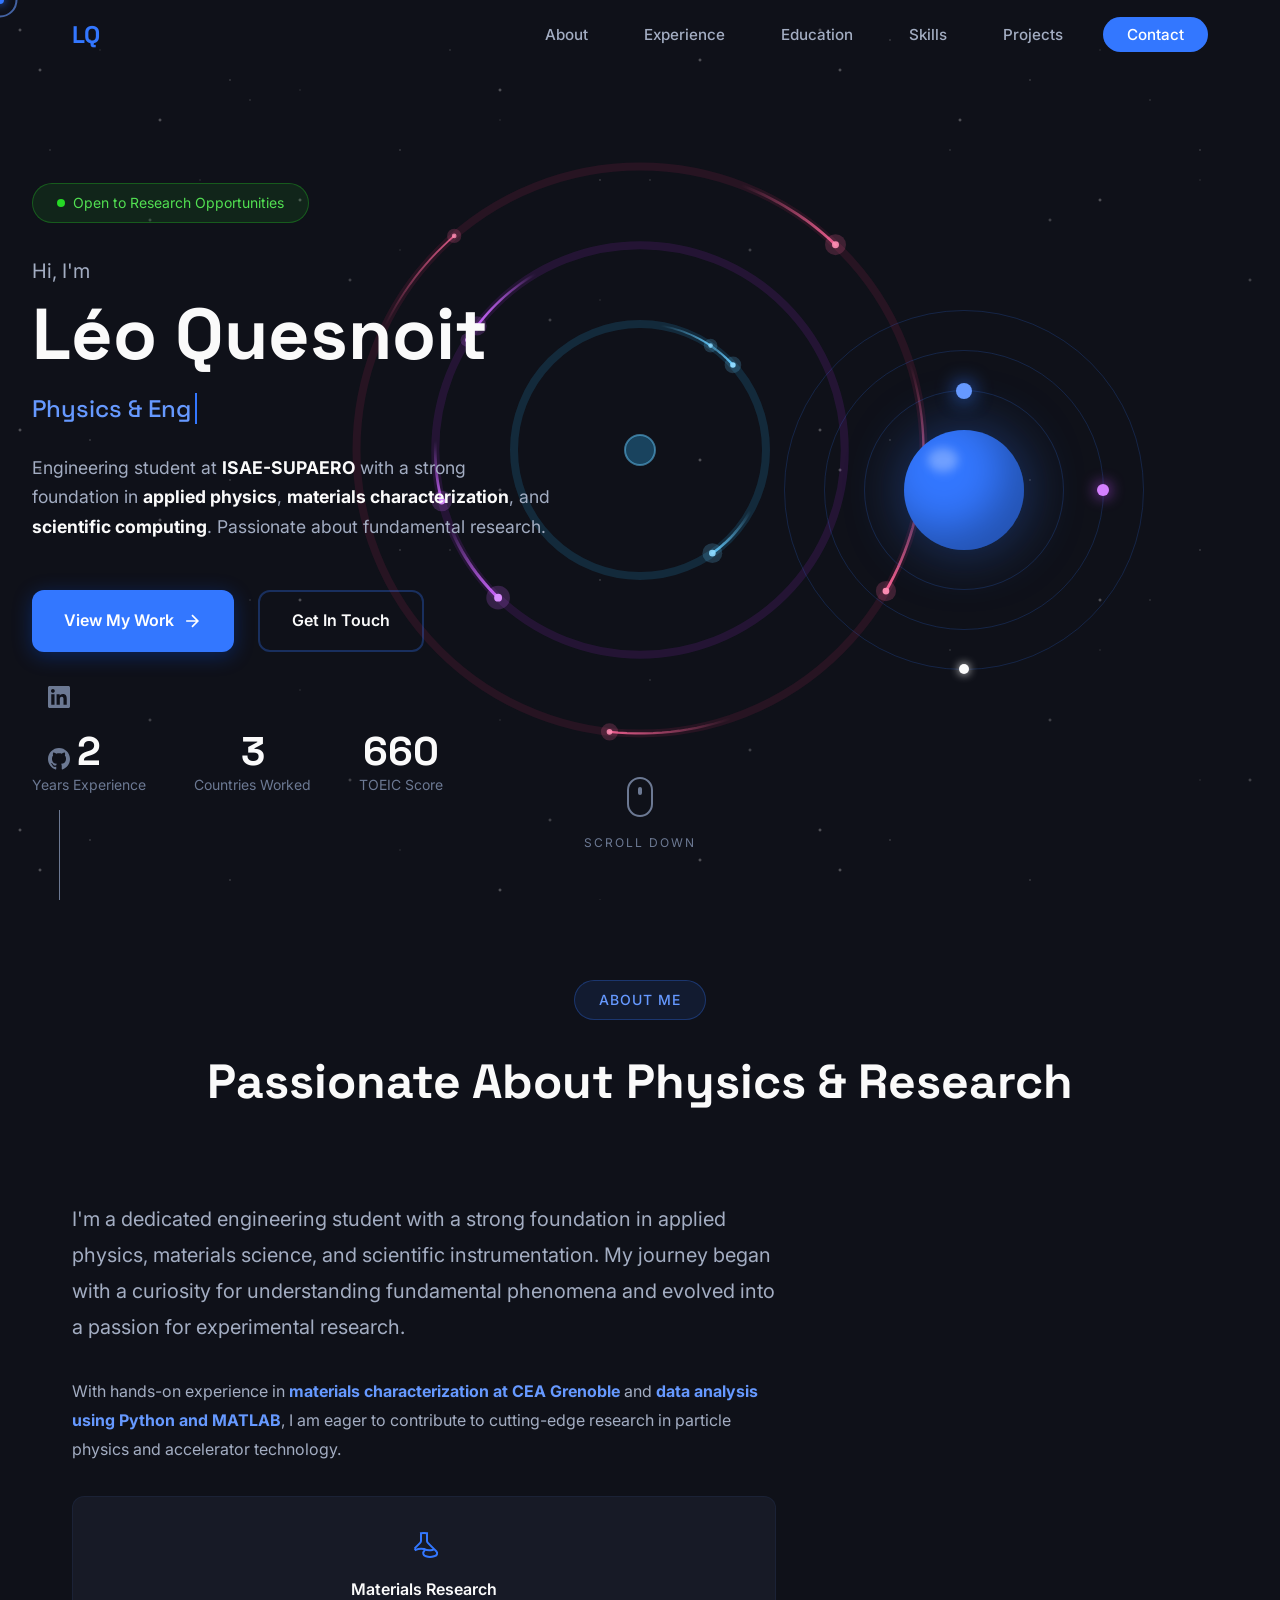
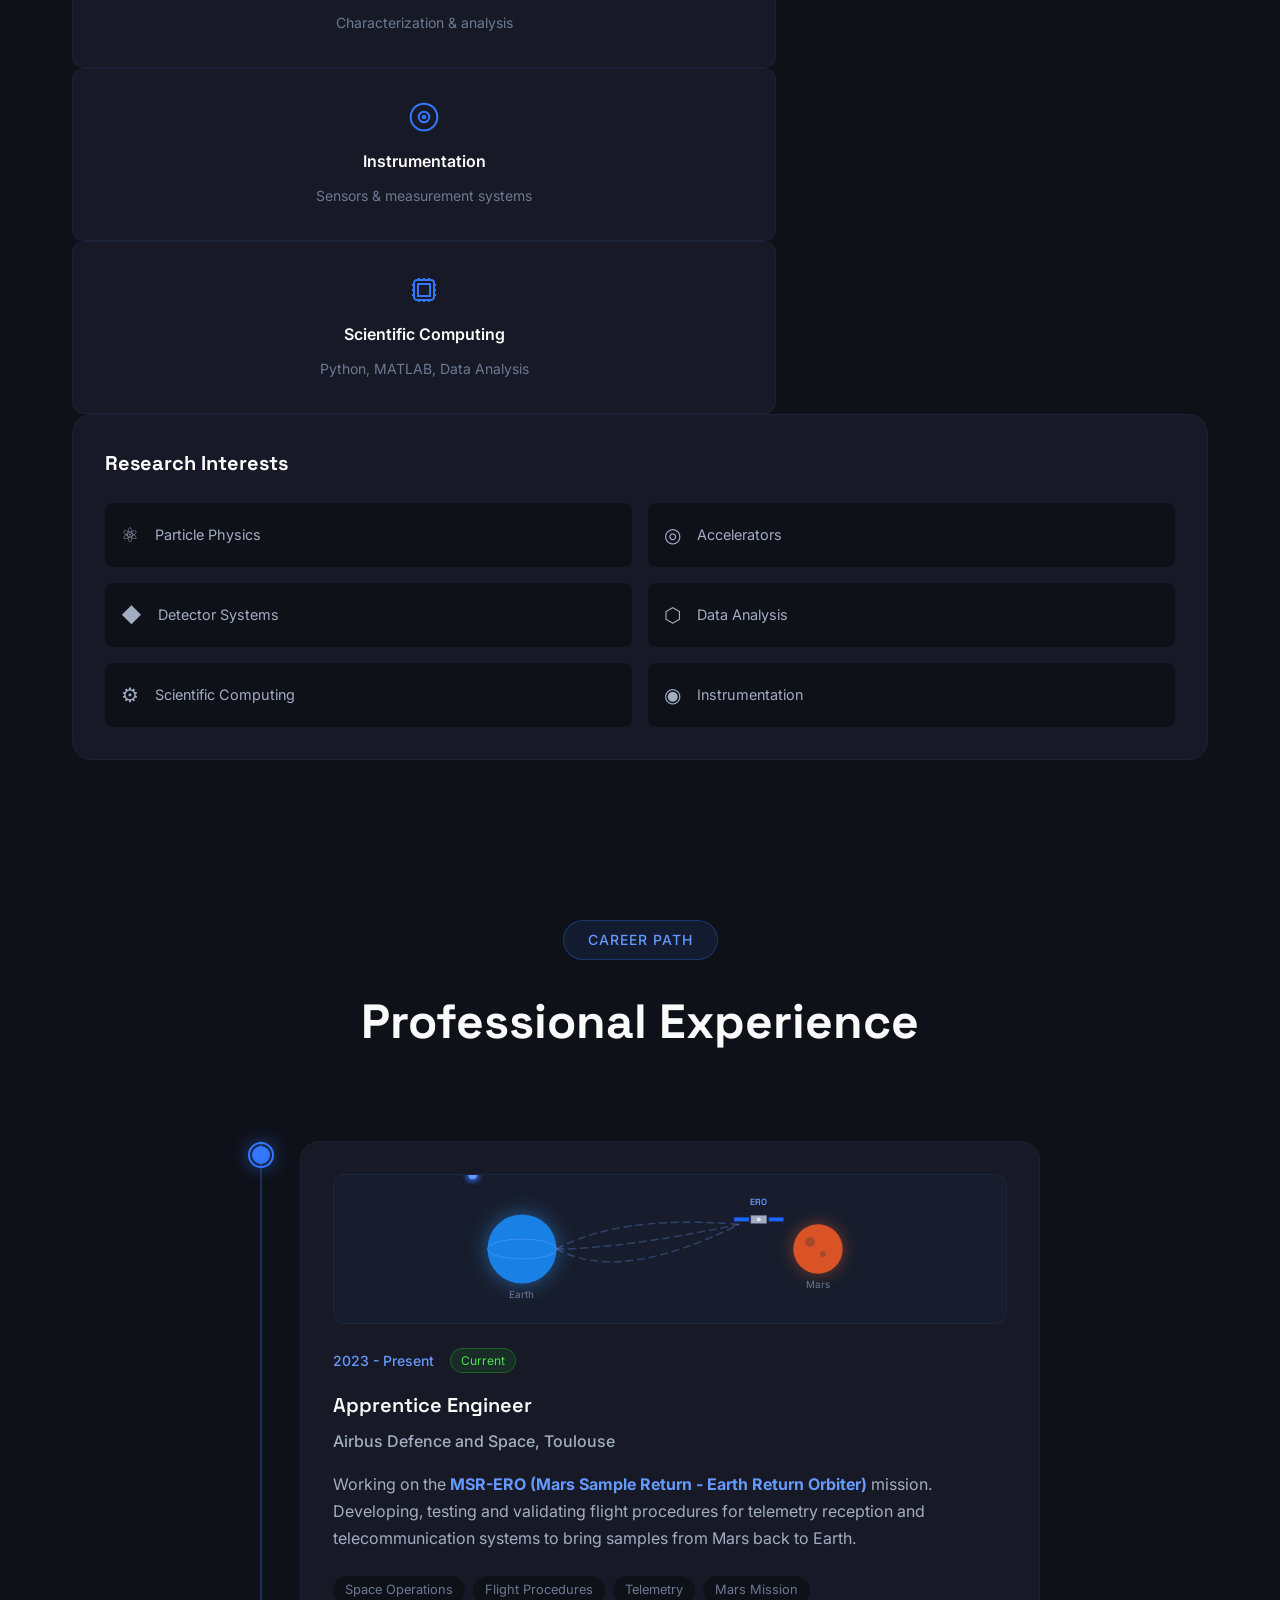
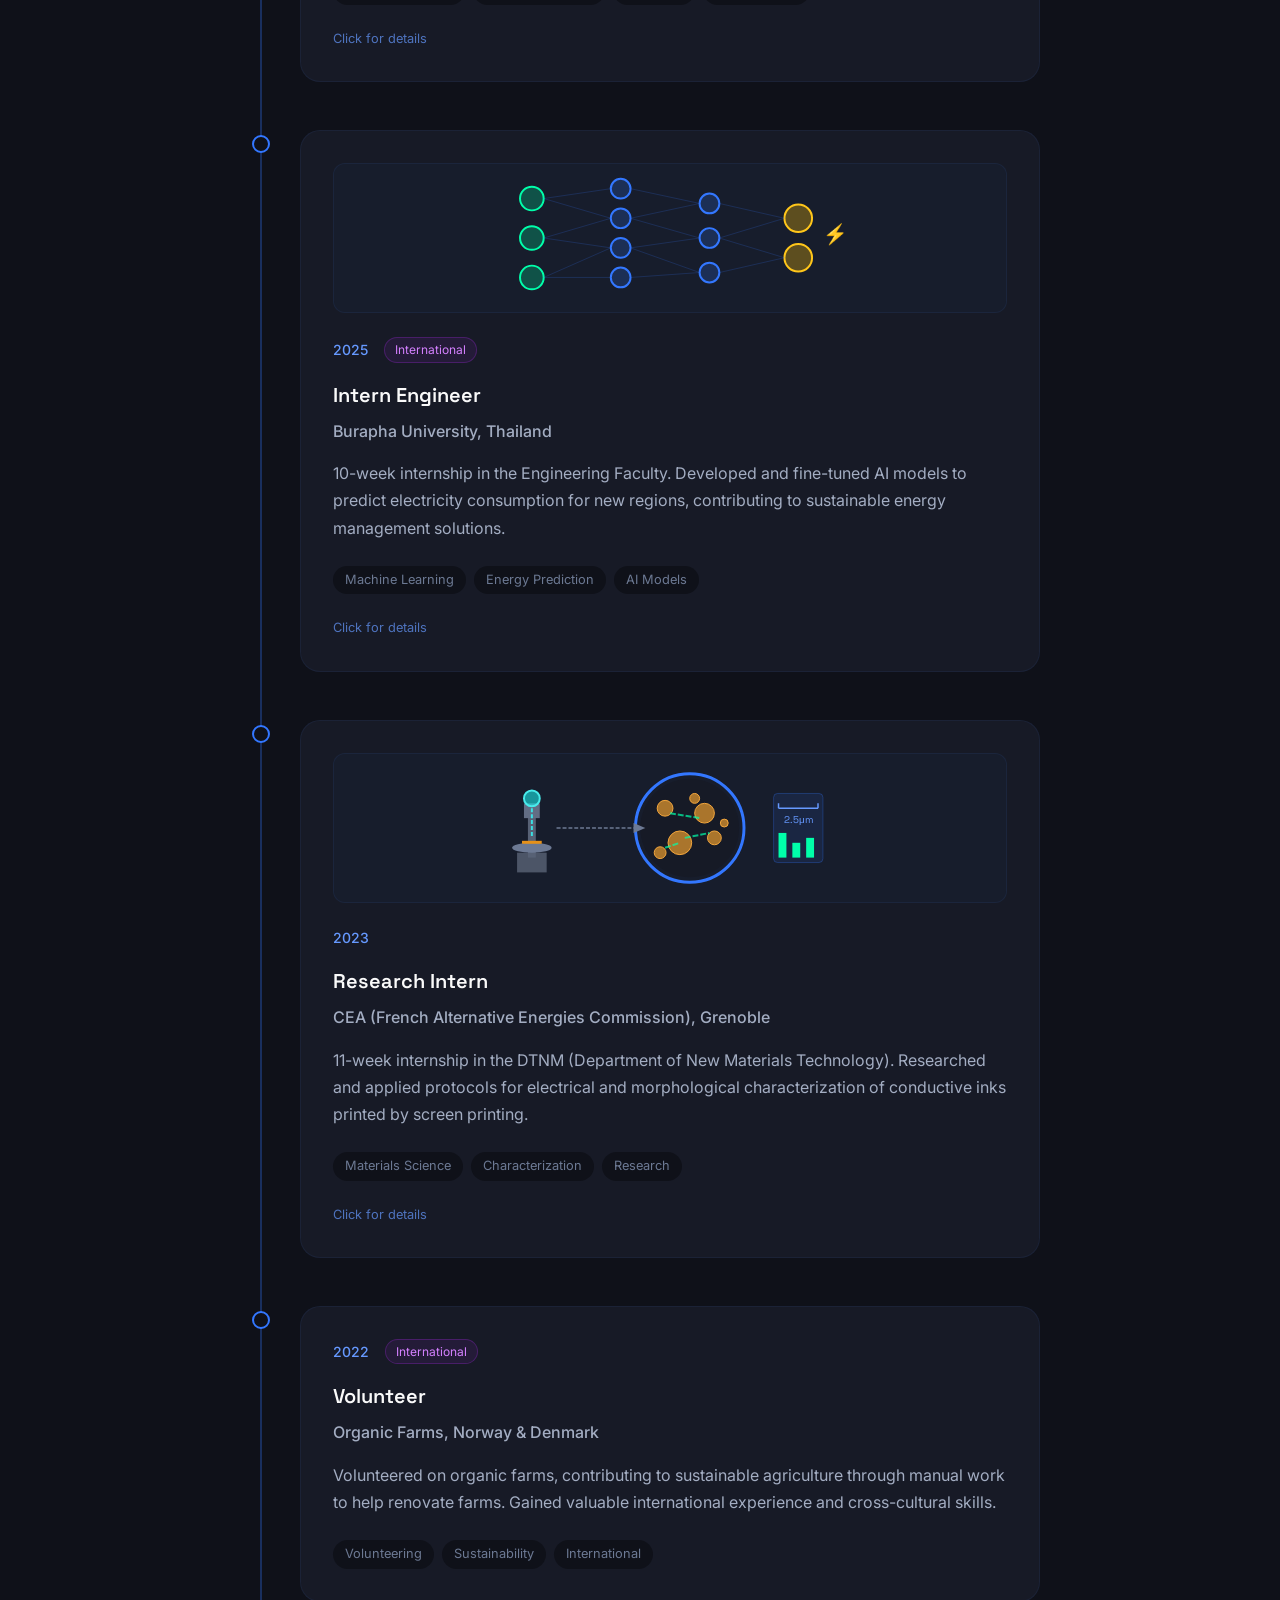
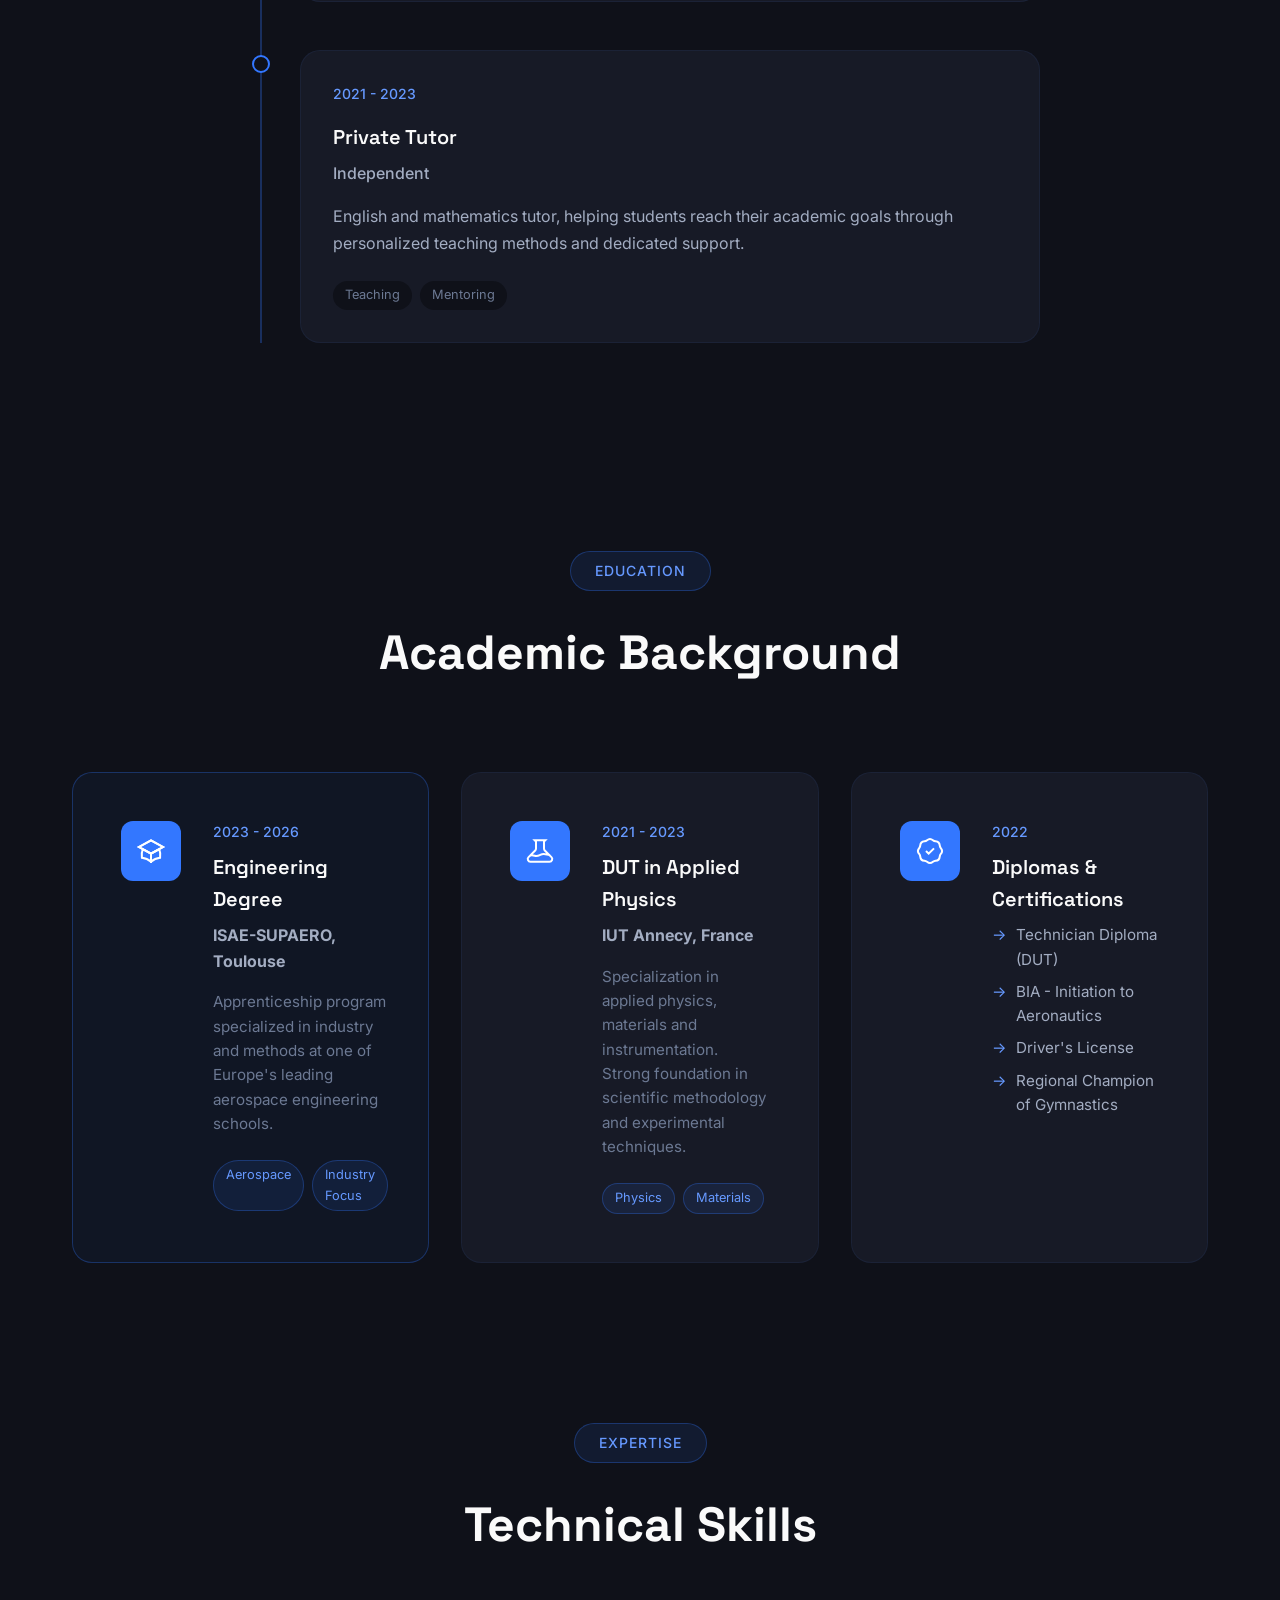
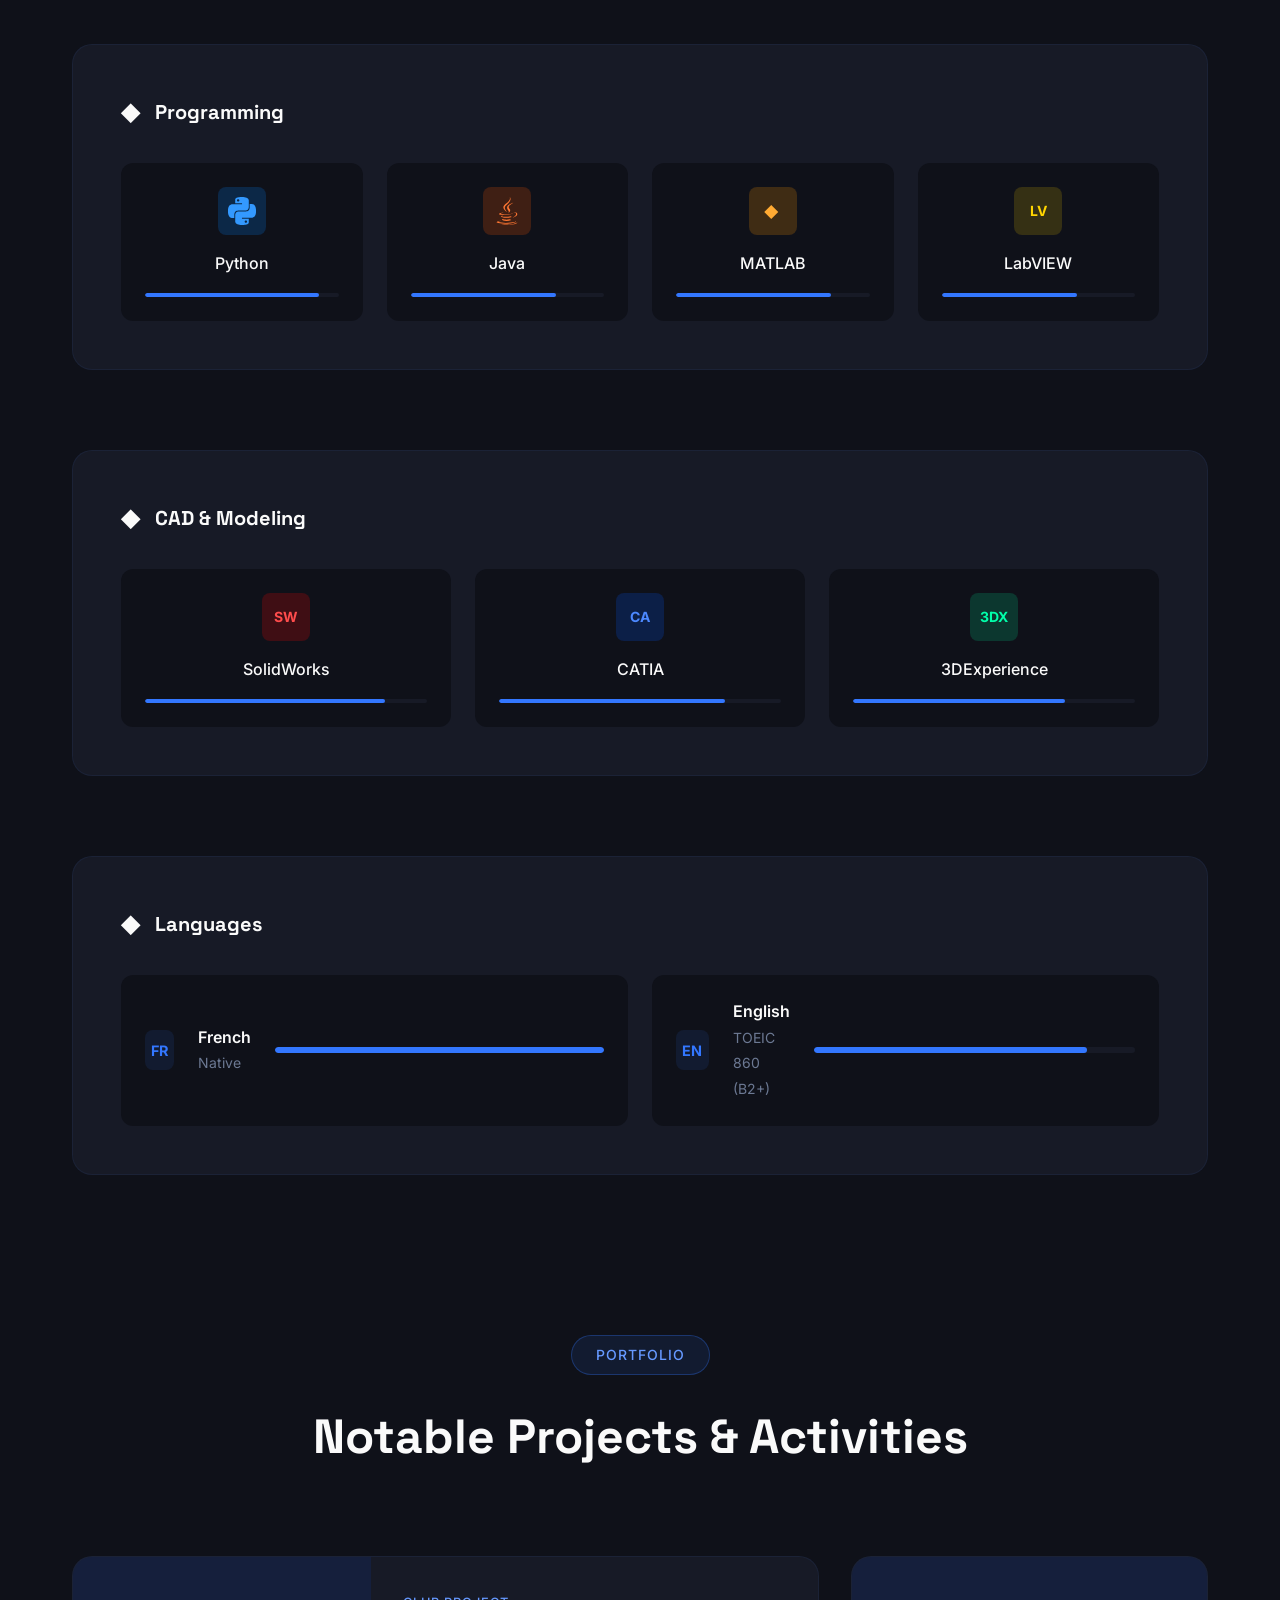
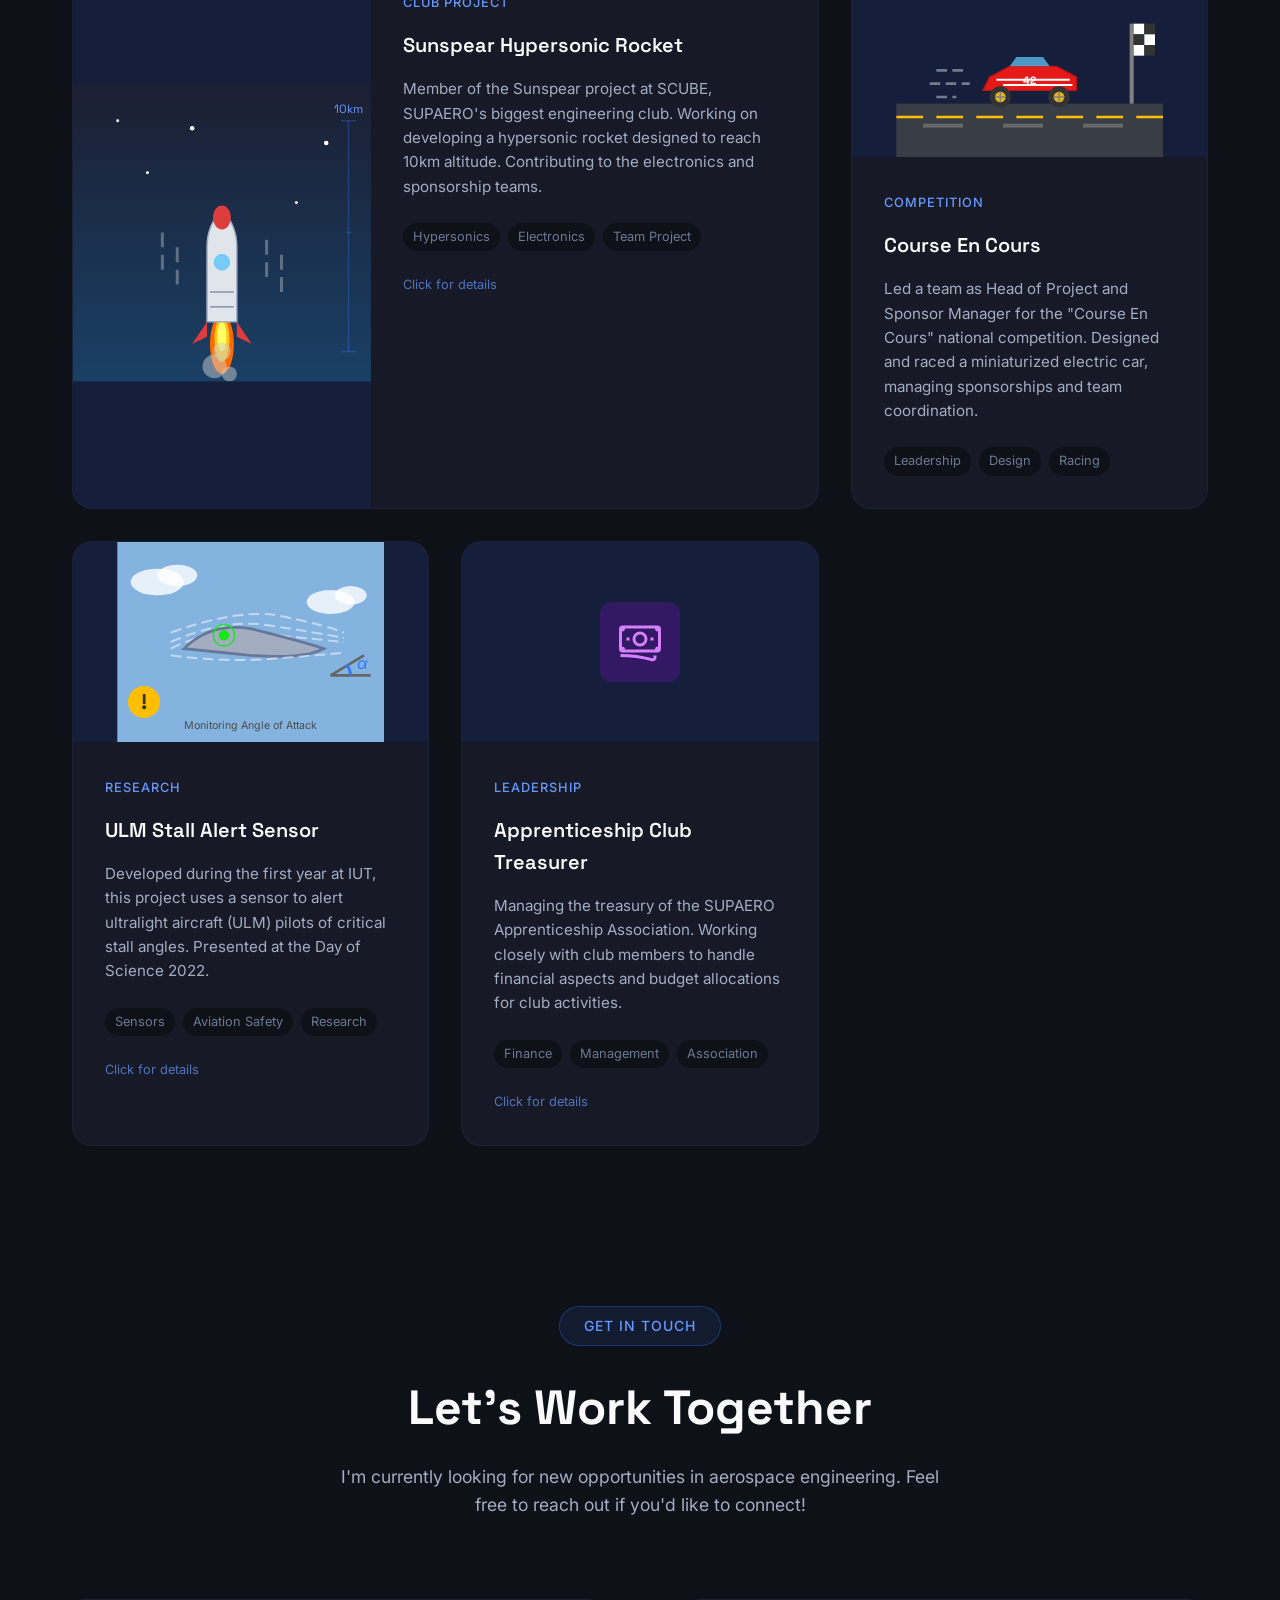
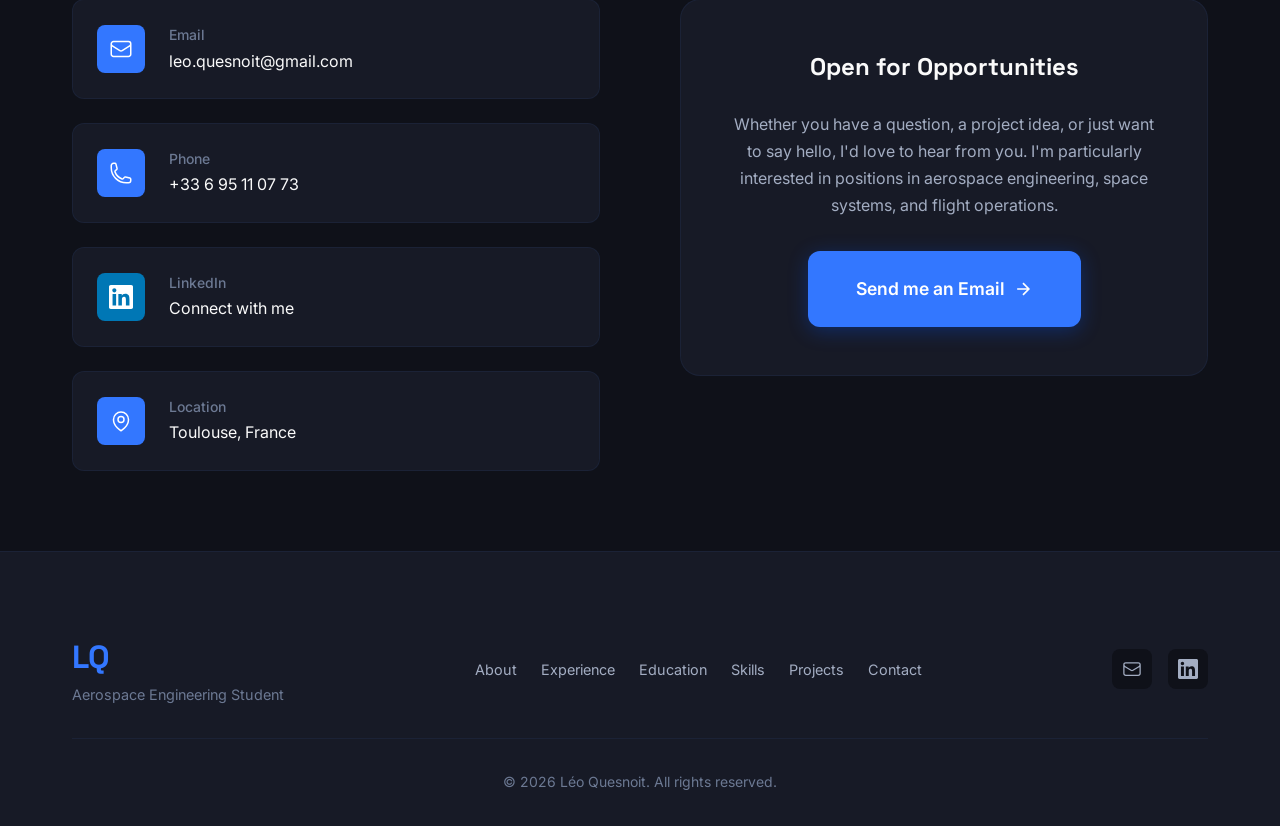
<file: CERN/index.html>
<!DOCTYPE html>
<html lang="en">

<head>
    <meta charset="UTF-8">
    <meta name="viewport" content="width=device-width, initial-scale=1.0">
    <meta name="description"
        content="Léo Quesnoit - Physics & Engineering Student at ISAE-SUPAERO, Toulouse. Background in applied physics, materials characterization, and scientific computing.">
    <meta name="keywords"
        content="physics, CERN, particle physics, materials science, instrumentation, scientific computing, ISAE-SUPAERO, CEA, data analysis, Python">
    <title>Léo Quesnoit | Physics & Engineering</title>
    <link rel="preconnect" href="https://fonts.googleapis.com">
    <link rel="preconnect" href="https://fonts.gstatic.com" crossorigin>
    <link
        href="https://fonts.googleapis.com/css2?family=Inter:wght@300;400;500;600;700;800&family=Space+Grotesk:wght@400;500;600;700&display=swap"
        rel="stylesheet">
    <link rel="stylesheet" href="styles.css">
</head>

<body>
    <!-- Custom Cursor -->
    <div class="cursor-dot" id="cursor-dot"></div>
    <div class="cursor-outline" id="cursor-outline"></div>

    <!-- Scroll Progress Bar -->
    <div class="scroll-progress" id="scroll-progress"></div>

    <!-- Hero Particles Canvas -->
    <canvas id="hero-particles" class="hero-particles"></canvas>

    <!-- Animated Background -->
    <div class="bg-animation">
        <div class="stars"></div>
        <div class="stars2"></div>
        <div class="stars3"></div>
    </div>

    <!-- Navigation -->
    <nav class="navbar" id="navbar">
        <div class="nav-container">
            <a href="#hero" class="nav-logo">LQ</a>
            <ul class="nav-menu" id="nav-menu">
                <li><a href="#about" class="nav-link">About</a></li>
                <li><a href="#experience" class="nav-link">Experience</a></li>
                <li><a href="#education" class="nav-link">Education</a></li>
                <li><a href="#skills" class="nav-link">Skills</a></li>
                <li><a href="#projects" class="nav-link">Projects</a></li>
                <li><a href="#contact" class="nav-link nav-cta">Contact</a></li>
            </ul>
            <button class="nav-toggle" id="nav-toggle" aria-label="Toggle navigation">
                <span></span>
                <span></span>
                <span></span>
            </button>
        </div>
    </nav>

    <!-- Hero Section -->
    <section class="hero" id="hero">
        <!-- Social Links Sidebar -->
        <div class="social-sidebar">
            <a href="https://linkedin.com/in/leo-quesnoit" target="_blank" rel="noopener" class="social-link"
                aria-label="LinkedIn">
                <svg viewBox="0 0 24 24" fill="currentColor" width="22" height="22">
                    <path
                        d="M20.447 20.452h-3.554v-5.569c0-1.328-.027-3.037-1.852-3.037-1.853 0-2.136 1.445-2.136 2.939v5.667H9.351V9h3.414v1.561h.046c.477-.9 1.637-1.85 3.37-1.85 3.601 0 4.267 2.37 4.267 5.455v6.286zM5.337 7.433c-1.144 0-2.063-.926-2.063-2.065 0-1.138.92-2.063 2.063-2.063 1.14 0 2.064.925 2.064 2.063 0 1.139-.925 2.065-2.064 2.065zm1.782 13.019H3.555V9h3.564v11.452zM22.225 0H1.771C.792 0 0 .774 0 1.729v20.542C0 23.227.792 24 1.771 24h20.451C23.2 24 24 23.227 24 22.271V1.729C24 .774 23.2 0 22.222 0h.003z" />
                </svg>
            </a>
            <a href="https://github.com/leo-quesnoit" target="_blank" rel="noopener" class="social-link"
                aria-label="GitHub">
                <svg viewBox="0 0 24 24" fill="currentColor" width="22" height="22">
                    <path
                        d="M12 0c-6.626 0-12 5.373-12 12 0 5.302 3.438 9.8 8.207 11.387.599.111.793-.261.793-.577v-2.234c-3.338.726-4.033-1.416-4.033-1.416-.546-1.387-1.333-1.756-1.333-1.756-1.089-.745.083-.729.083-.729 1.205.084 1.839 1.237 1.839 1.237 1.07 1.834 2.807 1.304 3.492.997.107-.775.418-1.305.762-1.604-2.665-.305-5.467-1.334-5.467-5.931 0-1.311.469-2.381 1.236-3.221-.124-.303-.535-1.524.117-3.176 0 0 1.008-.322 3.301 1.23.957-.266 1.983-.399 3.003-.404 1.02.005 2.047.138 3.006.404 2.291-1.552 3.297-1.23 3.297-1.23.653 1.653.242 2.874.118 3.176.77.84 1.235 1.911 1.235 3.221 0 4.609-2.807 5.624-5.479 5.921.43.372.823 1.102.823 2.222v3.293c0 .319.192.694.801.576 4.765-1.589 8.199-6.086 8.199-11.386 0-6.627-5.373-12-12-12z" />
                </svg>
            </a>
            <div class="social-line"></div>
        </div>

        <div class="hero-content">
            <div class="hero-badge">
                <span class="badge-dot"></span>
                Open to Research Opportunities
            </div>
            <h1 class="hero-title">
                <span class="hero-greeting">Hi, I'm</span>
                <span class="hero-name">Léo Quesnoit</span>
            </h1>
            <p class="hero-subtitle">
                <span class="typing-text">Physics & Engineering Student</span>
            </p>
            <p class="hero-description">
                Engineering student at <strong>ISAE-SUPAERO</strong> with a strong foundation in <strong>applied
                    physics</strong>,
                <strong>materials characterization</strong>, and <strong>scientific computing</strong>. Passionate about
                fundamental research.
            </p>
            <div class="hero-buttons">
                <a href="#experience" class="btn btn-primary">
                    <span>View My Work</span>
                    <svg width="20" height="20" viewBox="0 0 24 24" fill="none" stroke="currentColor" stroke-width="2">
                        <path d="M5 12h14M12 5l7 7-7 7" />
                    </svg>
                </a>
                <a href="#contact" class="btn btn-secondary">
                    <span>Get In Touch</span>
                </a>
            </div>
            <div class="hero-stats">
                <div class="stat">
                    <span class="stat-number" data-count="3">0</span>
                    <span class="stat-label">Years Experience</span>
                </div>
                <div class="stat">
                    <span class="stat-number" data-count="4">0</span>
                    <span class="stat-label">Countries Worked</span>
                </div>
                <div class="stat">
                    <span class="stat-number" data-count="860">0</span>
                    <span class="stat-label">TOEIC Score</span>
                </div>
            </div>
        </div>
        <div class="hero-visual">
            <div class="orbit-container">
                <div class="planet"></div>
                <div class="orbit orbit-1">
                    <div class="satellite satellite-1"></div>
                </div>
                <div class="orbit orbit-2">
                    <div class="satellite satellite-2"></div>
                </div>
                <div class="orbit orbit-3">
                    <div class="satellite satellite-3"></div>
                </div>
            </div>
        </div>
        <div class="scroll-indicator">
            <div class="mouse">
                <div class="wheel"></div>
            </div>
            <span>Scroll Down</span>
        </div>
    </section>

    <!-- About Section -->
    <section class="section about" id="about">
        <div class="container">
            <div class="section-header">
                <span class="section-tag">About Me</span>
                <h2 class="section-title">Passionate About Physics & Research</h2>
            </div>
            <div class="about-content">
                <div class="about-text">
                    <p class="about-intro">
                        I'm a dedicated engineering student with a strong foundation in applied physics,
                        materials science, and scientific instrumentation. My journey began with a curiosity
                        for understanding fundamental phenomena and evolved into a passion for experimental research.
                    </p>
                    <p>
                        With hands-on experience in <strong>materials characterization at CEA Grenoble</strong> and
                        <strong>data analysis using Python and MATLAB</strong>, I am eager to contribute to cutting-edge
                        research in particle physics and accelerator technology.
                    </p>
                    <div class="highlight-card">
                        <div class="highlight-icon">
                            <svg viewBox="0 0 24 24" fill="none" stroke="currentColor" stroke-width="1.5" width="32"
                                height="32">
                                <path
                                    d="M9.75 3.104v5.714a2.25 2.25 0 01-.659 1.591L5 14.5M9.75 3.104c-.251.023-.501.05-.75.082m.75-.082a24.301 24.301 0 014.5 0m0 0v5.714c0 .597.237 1.17.659 1.591L19.8 15.3M14.25 3.104c.251.023.501.05.75.082M19.8 15.3l-1.57.393A9.065 9.065 0 0112 15a9.065 9.065 0 00-6.23.693L5 14.5m14.8.8l1.402 1.402c1.232 1.232.65 3.318-1.067 3.611l-.573.097a9.057 9.057 0 01-6.124 0L13 20.313a2.253 2.253 0 01-1.067-3.611L13 15.3" />
                            </svg>
                        </div>
                        <h4>Materials Research</h4>
                        <p>Characterization & analysis</p>
                    </div>
                    <div class="highlight-card">
                        <div class="highlight-icon">
                            <svg viewBox="0 0 24 24" fill="none" stroke="currentColor" stroke-width="1.5" width="32"
                                height="32">
                                <circle cx="12" cy="12" r="10" />
                                <circle cx="12" cy="12" r="4" />
                                <circle cx="12" cy="12" r="1" />
                            </svg>
                        </div>
                        <h4>Instrumentation</h4>
                        <p>Sensors & measurement systems</p>
                    </div>
                    <div class="highlight-card">
                        <div class="highlight-icon">
                            <svg viewBox="0 0 24 24" fill="none" stroke="currentColor" stroke-width="1.5" width="32"
                                height="32">
                                <path
                                    d="M8.25 3v1.5M4.5 8.25H3m18 0h-1.5M4.5 12H3m18 0h-1.5m-15 3.75H3m18 0h-1.5M8.25 19.5V21M12 3v1.5m0 15V21m3.75-18v1.5m0 15V21m-9-1.5h10.5a2.25 2.25 0 002.25-2.25V6.75a2.25 2.25 0 00-2.25-2.25H6.75A2.25 2.25 0 004.5 6.75v10.5a2.25 2.25 0 002.25 2.25zm.75-12h9v9h-9v-9z" />
                            </svg>
                        </div>
                        <h4>Scientific Computing</h4>
                        <p>Python, MATLAB, Data Analysis</p>
                    </div>
                </div>
            </div>
            <div class="about-interests">
                <h3>Research Interests</h3>
                <div class="interests-grid">
                    <div class="interest-item">
                        <span class="interest-icon">⚛</span>
                        <span>Particle Physics</span>
                    </div>
                    <div class="interest-item">
                        <span class="interest-icon">◎</span>
                        <span>Accelerators</span>
                    </div>
                    <div class="interest-item">
                        <span class="interest-icon">◆</span>
                        <span>Detector Systems</span>
                    </div>
                    <div class="interest-item">
                        <span class="interest-icon">⬡</span>
                        <span>Data Analysis</span>
                    </div>
                    <div class="interest-item">
                        <span class="interest-icon">⚙</span>
                        <span>Scientific Computing</span>
                    </div>
                    <div class="interest-item">
                        <span class="interest-icon">◉</span>
                        <span>Instrumentation</span>
                    </div>
                </div>
            </div>
        </div>
        </div>
    </section>

    <!-- Experience Section -->
    <section class="section experience" id="experience">
        <div class="container">
            <div class="section-header">
                <span class="section-tag">Career Path</span>
                <h2 class="section-title">Professional Experience</h2>
            </div>
            <div class="timeline">
                <div class="timeline-item" data-aos="fade-up">
                    <div class="timeline-marker current">
                        <div class="marker-ring"></div>
                    </div>
                    <div class="timeline-content clickable" data-modal="airbus">
                        <!-- Satellite Communication Animation -->
                        <div class="experience-animation satellite-animation">
                            <svg viewBox="0 0 400 150" class="satellite-svg">
                                <!-- Earth -->
                                <circle cx="50" cy="75" r="35" class="earth" />
                                <ellipse cx="50" cy="75" rx="35" ry="10" class="earth-ring" />
                                <!-- Mars -->
                                <circle cx="350" cy="75" r="25" class="mars" />
                                <circle cx="342" cy="68" r="5" class="mars-crater" />
                                <circle cx="355" cy="80" r="3" class="mars-crater" />
                                <!-- Satellite near Mars -->
                                <g class="satellite-ero" transform="translate(290, 45)">
                                    <rect x="-8" y="-4" width="16" height="8" class="sat-body" />
                                    <rect x="-25" y="-2" width="15" height="4" class="sat-panel" />
                                    <rect x="10" y="-2" width="15" height="4" class="sat-panel" />
                                    <circle cx="0" cy="0" r="2" class="sat-antenna" />
                                </g>
                                <!-- Signal waves from Earth to Satellite -->
                                <g class="signal-group">
                                    <path d="M 85 75 Q 150 40, 270 50" class="signal-path signal-1" />
                                    <path d="M 85 75 Q 150 75, 270 50" class="signal-path signal-2" />
                                    <path d="M 85 75 Q 150 110, 270 50" class="signal-path signal-3" />
                                </g>
                                <!-- Data packets -->
                                <circle cx="0" cy="0" r="4" class="data-packet packet-1" />
                                <circle cx="0" cy="0" r="4" class="data-packet packet-2" />
                                <circle cx="0" cy="0" r="4" class="data-packet packet-3" />
                                <!-- Labels -->
                                <text x="50" y="125" class="planet-label">Earth</text>
                                <text x="350" y="115" class="planet-label">Mars</text>
                                <text x="290" y="30" class="sat-label">ERO</text>
                            </svg>
                        </div>
                        <div class="timeline-header">
                            <span class="timeline-date">2023 - Present</span>
                            <span class="timeline-badge">Current</span>
                        </div>
                        <h3 class="timeline-title">Apprentice Engineer</h3>
                        <h4 class="timeline-company">Airbus Defence and Space, Toulouse</h4>
                        <p class="timeline-description">
                            Working on the <strong>MSR-ERO (Mars Sample Return - Earth Return Orbiter)</strong> mission.
                            Developing, testing and validating flight procedures for telemetry reception and
                            telecommunication systems to bring samples from Mars back to Earth.
                        </p>
                        <div class="timeline-tags">
                            <span class="tag">Space Operations</span>
                            <span class="tag">Flight Procedures</span>
                            <span class="tag">Telemetry</span>
                            <span class="tag">Mars Mission</span>
                        </div>
                        <span class="click-hint">Click for details</span>
                    </div>
                </div>

                <div class="timeline-item" data-aos="fade-up">
                    <div class="timeline-marker"></div>
                    <div class="timeline-content clickable" data-modal="thailand">
                        <!-- Neural Network Animation -->
                        <div class="experience-animation neural-animation">
                            <svg viewBox="0 0 400 150" class="neural-svg">
                                <!-- Input Layer -->
                                <g class="layer input-layer">
                                    <circle cx="60" cy="35" r="12" class="neuron input-neuron n1" />
                                    <circle cx="60" cy="75" r="12" class="neuron input-neuron n2" />
                                    <circle cx="60" cy="115" r="12" class="neuron input-neuron n3" />
                                </g>
                                <!-- Hidden Layer 1 -->
                                <g class="layer hidden-layer-1">
                                    <circle cx="150" cy="25" r="10" class="neuron hidden-neuron h1" />
                                    <circle cx="150" cy="55" r="10" class="neuron hidden-neuron h2" />
                                    <circle cx="150" cy="85" r="10" class="neuron hidden-neuron h3" />
                                    <circle cx="150" cy="115" r="10" class="neuron hidden-neuron h4" />
                                </g>
                                <!-- Hidden Layer 2 -->
                                <g class="layer hidden-layer-2">
                                    <circle cx="240" cy="40" r="10" class="neuron hidden-neuron h5" />
                                    <circle cx="240" cy="75" r="10" class="neuron hidden-neuron h6" />
                                    <circle cx="240" cy="110" r="10" class="neuron hidden-neuron h7" />
                                </g>
                                <!-- Output Layer -->
                                <g class="layer output-layer">
                                    <circle cx="330" cy="55" r="14" class="neuron output-neuron o1" />
                                    <circle cx="330" cy="95" r="14" class="neuron output-neuron o2" />
                                </g>
                                <!-- Connections (drawn behind neurons) -->
                                <g class="connections">
                                    <!-- Input to Hidden 1 -->
                                    <line x1="72" y1="35" x2="140" y2="25" class="synapse s1" />
                                    <line x1="72" y1="35" x2="140" y2="55" class="synapse s2" />
                                    <line x1="72" y1="75" x2="140" y2="55" class="synapse s3" />
                                    <line x1="72" y1="75" x2="140" y2="85" class="synapse s4" />
                                    <line x1="72" y1="115" x2="140" y2="85" class="synapse s5" />
                                    <line x1="72" y1="115" x2="140" y2="115" class="synapse s6" />
                                    <!-- Hidden 1 to Hidden 2 -->
                                    <line x1="160" y1="25" x2="230" y2="40" class="synapse s7" />
                                    <line x1="160" y1="55" x2="230" y2="40" class="synapse s8" />
                                    <line x1="160" y1="55" x2="230" y2="75" class="synapse s9" />
                                    <line x1="160" y1="85" x2="230" y2="75" class="synapse s10" />
                                    <line x1="160" y1="85" x2="230" y2="110" class="synapse s11" />
                                    <line x1="160" y1="115" x2="230" y2="110" class="synapse s12" />
                                    <!-- Hidden 2 to Output -->
                                    <line x1="250" y1="40" x2="316" y2="55" class="synapse s13" />
                                    <line x1="250" y1="75" x2="316" y2="55" class="synapse s14" />
                                    <line x1="250" y1="75" x2="316" y2="95" class="synapse s15" />
                                    <line x1="250" y1="110" x2="316" y2="95" class="synapse s16" />
                                </g>
                                <!-- Data flow pulses -->
                                <circle r="3" class="pulse pulse-1" />
                                <circle r="3" class="pulse pulse-2" />
                                <circle r="3" class="pulse pulse-3" />
                                <!-- Energy icon (output) -->
                                <text x="355" y="78" class="energy-icon">⚡</text>
                            </svg>
                        </div>
                        <div class="timeline-header">
                            <span class="timeline-date">2025</span>
                            <span class="timeline-badge international">International</span>
                        </div>
                        <h3 class="timeline-title">Intern Engineer</h3>
                        <h4 class="timeline-company">Burapha University, Thailand</h4>
                        <p class="timeline-description">
                            10-week internship in the Engineering Faculty. Developed and fine-tuned AI models
                            to predict electricity consumption for new regions, contributing to sustainable
                            energy management solutions.
                        </p>
                        <div class="timeline-tags">
                            <span class="tag">Machine Learning</span>
                            <span class="tag">Energy Prediction</span>
                            <span class="tag">AI Models</span>
                        </div>
                        <span class="click-hint">Click for details</span>
                    </div>
                </div>

                <div class="timeline-item" data-aos="fade-up">
                    <div class="timeline-marker"></div>
                    <div class="timeline-content clickable" data-modal="cea">
                        <!-- Materials Characterization Animation -->
                        <div class="experience-animation materials-animation">
                            <svg viewBox="0 0 400 150" class="materials-svg">
                                <!-- Microscope -->
                                <g class="microscope" transform="translate(60, 20)">
                                    <rect x="-15" y="80" width="30" height="20" class="micro-base" />
                                    <rect x="-4" y="40" width="8" height="45" class="micro-arm" />
                                    <rect x="-8" y="30" width="16" height="15" class="micro-head" />
                                    <circle cx="0" cy="25" r="8" class="micro-lens" />
                                    <ellipse cx="0" cy="75" rx="20" ry="5" class="micro-stage" />
                                </g>
                                <!-- Sample on stage -->
                                <rect x="50" y="88" width="20" height="3" class="sample" />
                                <!-- Scanning beam -->
                                <line x1="60" y1="55" x2="60" y2="85" class="scan-beam" />
                                <!-- Magnified view (circular) -->
                                <g class="magnified-view" transform="translate(220, 75)">
                                    <circle cx="0" cy="0" r="55" class="view-border" />
                                    <circle cx="0" cy="0" r="50" class="view-bg" />
                                    <!-- Ink particles/grain structure -->
                                    <circle cx="-25" cy="-20" r="8" class="particle p1" />
                                    <circle cx="15" cy="-15" r="10" class="particle p2" />
                                    <circle cx="-10" cy="15" r="12" class="particle p3" />
                                    <circle cx="25" cy="10" r="7" class="particle p4" />
                                    <circle cx="-30" cy="25" r="6" class="particle p5" />
                                    <circle cx="5" cy="-30" r="5" class="particle p6" />
                                    <circle cx="35" cy="-5" r="4" class="particle p7" />
                                    <!-- Connections between particles -->
                                    <line x1="-20" y1="-15" x2="10" y2="-10" class="ink-connection" />
                                    <line x1="-5" y1="10" x2="20" y2="5" class="ink-connection" />
                                    <line x1="-25" y1="20" x2="-10" y2="15" class="ink-connection" />
                                </g>
                                <!-- Zoom arrow -->
                                <path d="M 85 75 C 110 75, 130 75, 165 75" class="zoom-arrow" />
                                <polygon points="163,70 175,75 163,80" class="zoom-arrow-head" />
                                <!-- Measurement overlay -->
                                <g class="measurement" transform="translate(330, 40)">
                                    <rect x="-25" y="0" width="50" height="70" class="measure-box" />
                                    <line x1="-20" y1="15" x2="20" y2="15" class="measure-line" />
                                    <line x1="-20" y1="15" x2="-20" y2="10" class="measure-tick" />
                                    <line x1="20" y1="15" x2="20" y2="10" class="measure-tick" />
                                    <text x="0" y="30" class="measure-text">2.5μm</text>
                                    <!-- Conductivity bars -->
                                    <rect x="-20" y="40" width="8" height="25" class="conduct-bar bar-1" />
                                    <rect x="-6" y="50" width="8" height="15" class="conduct-bar bar-2" />
                                    <rect x="8" y="45" width="8" height="20" class="conduct-bar bar-3" />
                                </g>
                            </svg>
                        </div>
                        <div class="timeline-header">
                            <span class="timeline-date">2023</span>
                        </div>
                        <h3 class="timeline-title">Research Intern</h3>
                        <h4 class="timeline-company">CEA (French Alternative Energies Commission), Grenoble</h4>
                        <p class="timeline-description">
                            11-week internship in the DTNM (Department of New Materials Technology).
                            Researched and applied protocols for electrical and morphological characterization
                            of conductive inks printed by screen printing.
                        </p>
                        <div class="timeline-tags">
                            <span class="tag">Materials Science</span>
                            <span class="tag">Characterization</span>
                            <span class="tag">Research</span>
                        </div>
                        <span class="click-hint">Click for details</span>
                    </div>
                </div>

                <div class="timeline-item" data-aos="fade-up">
                    <div class="timeline-marker"></div>
                    <div class="timeline-content">
                        <div class="timeline-header">
                            <span class="timeline-date">2022</span>
                            <span class="timeline-badge international">International</span>
                        </div>
                        <h3 class="timeline-title">Volunteer</h3>
                        <h4 class="timeline-company">Organic Farms, Norway & Denmark</h4>
                        <p class="timeline-description">
                            Volunteered on organic farms, contributing to sustainable agriculture through
                            manual work to help renovate farms. Gained valuable international experience and
                            cross-cultural skills.
                        </p>
                        <div class="timeline-tags">
                            <span class="tag">Volunteering</span>
                            <span class="tag">Sustainability</span>
                            <span class="tag">International</span>
                        </div>
                    </div>
                </div>

                <div class="timeline-item" data-aos="fade-up">
                    <div class="timeline-marker"></div>
                    <div class="timeline-content">
                        <div class="timeline-header">
                            <span class="timeline-date">2021 - 2023</span>
                        </div>
                        <h3 class="timeline-title">Private Tutor</h3>
                        <h4 class="timeline-company">Independent</h4>
                        <p class="timeline-description">
                            English and mathematics tutor, helping students reach their academic goals
                            through personalized teaching methods and dedicated support.
                        </p>
                        <div class="timeline-tags">
                            <span class="tag">Teaching</span>
                            <span class="tag">Mentoring</span>
                        </div>
                    </div>
                </div>
            </div>
        </div>
    </section>

    <!-- Education Section -->
    <section class="section education" id="education">
        <div class="container">
            <div class="section-header">
                <span class="section-tag">Education</span>
                <h2 class="section-title">Academic Background</h2>
            </div>
            <div class="education-grid">
                <div class="edu-card featured" data-aos="fade-up">
                    <div class="edu-icon">
                        <svg viewBox="0 0 24 24" fill="none" stroke="currentColor" stroke-width="1.5">
                            <path d="M12 14l9-5-9-5-9 5 9 5z" />
                            <path
                                d="M12 14l6.16-3.422a12.083 12.083 0 01.665 6.479A11.952 11.952 0 0012 20.055a11.952 11.952 0 00-6.824-2.998 12.078 12.078 0 01.665-6.479L12 14z" />
                            <path d="M12 14l9-5-9-5-9 5 9 5zm0 0l6.16-3.422M12 14v7" />
                        </svg>
                    </div>
                    <div class="edu-content">
                        <span class="edu-years">2023 - 2026</span>
                        <h3 class="edu-degree">Engineering Degree</h3>
                        <h4 class="edu-school">ISAE-SUPAERO, Toulouse</h4>
                        <p class="edu-description">
                            Apprenticeship program specialized in industry and methods at one of Europe's
                            leading aerospace engineering schools.
                        </p>
                        <div class="edu-badges">
                            <span class="badge">Aerospace</span>
                            <span class="badge">Industry Focus</span>
                        </div>
                    </div>
                </div>

                <div class="edu-card" data-aos="fade-up" data-aos-delay="100">
                    <div class="edu-icon">
                        <svg viewBox="0 0 24 24" fill="none" stroke="currentColor" stroke-width="1.5">
                            <path
                                d="M19.428 15.428a2 2 0 00-1.022-.547l-2.387-.477a6 6 0 00-3.86.517l-.318.158a6 6 0 01-3.86.517L6.05 15.21a2 2 0 00-1.806.547M8 4h8l-1 1v5.172a2 2 0 00.586 1.414l5 5c1.26 1.26.367 3.414-1.415 3.414H4.828c-1.782 0-2.674-2.154-1.414-3.414l5-5A2 2 0 009 10.172V5L8 4z" />
                        </svg>
                    </div>
                    <div class="edu-content">
                        <span class="edu-years">2021 - 2023</span>
                        <h3 class="edu-degree">DUT in Applied Physics</h3>
                        <h4 class="edu-school">IUT Annecy, France</h4>
                        <p class="edu-description">
                            Specialization in applied physics, materials and instrumentation.
                            Strong foundation in scientific methodology and experimental techniques.
                        </p>
                        <div class="edu-badges">
                            <span class="badge">Physics</span>
                            <span class="badge">Materials</span>
                        </div>
                    </div>
                </div>

                <div class="edu-card certifications" data-aos="fade-up" data-aos-delay="200">
                    <div class="edu-icon">
                        <svg viewBox="0 0 24 24" fill="none" stroke="currentColor" stroke-width="1.5">
                            <path
                                d="M9 12l2 2 4-4M7.835 4.697a3.42 3.42 0 001.946-.806 3.42 3.42 0 014.438 0 3.42 3.42 0 001.946.806 3.42 3.42 0 013.138 3.138 3.42 3.42 0 00.806 1.946 3.42 3.42 0 010 4.438 3.42 3.42 0 00-.806 1.946 3.42 3.42 0 01-3.138 3.138 3.42 3.42 0 00-1.946.806 3.42 3.42 0 01-4.438 0 3.42 3.42 0 00-1.946-.806 3.42 3.42 0 01-3.138-3.138 3.42 3.42 0 00-.806-1.946 3.42 3.42 0 010-4.438 3.42 3.42 0 00.806-1.946 3.42 3.42 0 013.138-3.138z" />
                        </svg>
                    </div>
                    <div class="edu-content">
                        <span class="edu-years">2022</span>
                        <h3 class="edu-degree">Diplomas & Certifications</h3>
                        <ul class="edu-list">
                            <li>Technician Diploma (DUT)</li>
                            <li>BIA - Initiation to Aeronautics</li>
                            <li>Driver's License</li>
                            <li>Regional Champion of Gymnastics</li>
                        </ul>
                    </div>
                </div>
            </div>
        </div>
    </section>

    <!-- Skills Section -->
    <section class="section skills" id="skills">
        <div class="container">
            <div class="section-header">
                <span class="section-tag">Expertise</span>
                <h2 class="section-title">Technical Skills</h2>
            </div>
            <div class="skills-container">
                <div class="skills-category" data-aos="fade-up">
                    <h3 class="category-title">
                        <span class="category-icon">◆</span>
                        Programming
                    </h3>
                    <div class="skills-grid">
                        <div class="skill-card">
                            <div class="skill-icon python">
                                <svg viewBox="0 0 24 24" fill="currentColor">
                                    <path
                                        d="M14.25.18l.9.2.73.26.59.3.45.32.34.34.25.34.16.33.1.3.04.26.02.2-.01.13V8.5l-.05.63-.13.55-.21.46-.26.38-.3.31-.33.25-.35.19-.35.14-.33.1-.3.07-.26.04-.21.02H8.77l-.69.05-.59.14-.5.22-.41.27-.33.32-.27.35-.2.36-.15.37-.1.35-.07.32-.04.27-.02.21v3.06H3.17l-.21-.03-.28-.07-.32-.12-.35-.18-.36-.26-.36-.36-.35-.46-.32-.59-.28-.73-.21-.88-.14-1.05-.05-1.23.06-1.22.16-1.04.24-.87.32-.71.36-.57.4-.44.42-.33.42-.24.4-.16.36-.1.32-.05.24-.01h.16l.06.01h8.16v-.83H6.18l-.01-2.75-.02-.37.05-.34.11-.31.17-.28.25-.26.31-.23.38-.2.44-.18.51-.15.58-.12.64-.1.71-.06.77-.04.84-.02 1.27.05zm-6.3 1.98l-.23.33-.08.41.08.41.23.34.33.22.41.09.41-.09.33-.22.23-.34.08-.41-.08-.41-.23-.33-.33-.22-.41-.09-.41.09zm13.09 3.95l.28.06.32.12.35.18.36.27.36.35.35.47.32.59.28.73.21.88.14 1.04.05 1.23-.06 1.23-.16 1.04-.24.86-.32.71-.36.57-.4.45-.42.33-.42.24-.4.16-.36.09-.32.05-.24.02-.16-.01h-8.22v.82h5.84l.01 2.76.02.36-.05.34-.11.31-.17.29-.25.25-.31.24-.38.2-.44.17-.51.15-.58.13-.64.09-.71.07-.77.04-.84.01-1.27-.04-1.07-.14-.9-.2-.73-.25-.59-.3-.45-.33-.34-.34-.25-.34-.16-.33-.1-.3-.04-.25-.02-.2.01-.13v-5.34l.05-.64.13-.54.21-.46.26-.38.3-.32.33-.24.35-.2.35-.14.33-.1.3-.06.26-.04.21-.02.13-.01h5.84l.69-.05.59-.14.5-.21.41-.28.33-.32.27-.35.2-.36.15-.36.1-.35.07-.32.04-.28.02-.21V6.07h2.09l.14.01zm-6.47 14.25l-.23.33-.08.41.08.41.23.33.33.23.41.08.41-.08.33-.23.23-.33.08-.41-.08-.41-.23-.33-.33-.23-.41-.08-.41.08z" />
                                </svg>
                            </div>
                            <span class="skill-name">Python</span>
                            <div class="skill-level">
                                <div class="level-bar" style="--level: 90%"></div>
                            </div>
                        </div>
                        <div class="skill-card">
                            <div class="skill-icon java">
                                <svg viewBox="0 0 24 24" fill="currentColor">
                                    <path
                                        d="M8.851 18.56s-.917.534.653.714c1.902.218 2.874.187 4.969-.211 0 0 .552.346 1.321.646-4.699 2.013-10.633-.118-6.943-1.149M8.276 15.933s-1.028.761.542.924c2.032.209 3.636.227 6.413-.308 0 0 .384.389.987.602-5.679 1.661-12.007.13-7.942-1.218M13.116 11.475c1.158 1.333-.304 2.533-.304 2.533s2.939-1.518 1.589-3.418c-1.261-1.772-2.228-2.652 3.007-5.688 0-.001-8.216 2.051-4.292 6.573M19.33 20.504s.679.559-.747.991c-2.712.822-11.288 1.069-13.669.033-.856-.373.75-.89 1.254-.998.527-.114.828-.093.828-.093-.953-.671-6.156 1.317-2.643 1.887 9.58 1.553 17.462-.7 14.977-1.82M9.292 13.21s-4.362 1.036-1.544 1.412c1.189.159 3.561.123 5.77-.062 1.806-.152 3.618-.477 3.618-.477s-.637.272-1.098.587c-4.429 1.165-12.986.623-10.522-.568 2.082-1.006 3.776-.892 3.776-.892M17.116 17.584c4.503-2.34 2.421-4.589.968-4.285-.355.074-.515.138-.515.138s.132-.207.385-.297c2.875-1.011 5.086 2.981-.928 4.562 0-.001.07-.062.09-.118M14.401 0s2.494 2.494-2.365 6.33c-3.896 3.077-.888 4.832-.001 6.836-2.274-2.053-3.943-3.858-2.824-5.539 1.644-2.469 6.197-3.665 5.19-7.627M9.734 23.924c4.322.277 10.959-.153 11.116-2.198 0 0-.302.775-3.572 1.391-3.688.694-8.239.613-10.937.168 0-.001.553.457 3.393.639" />
                                </svg>
                            </div>
                            <span class="skill-name">Java</span>
                            <div class="skill-level">
                                <div class="level-bar" style="--level: 75%"></div>
                            </div>
                        </div>
                        <div class="skill-card">
                            <div class="skill-icon matlab">
                                <svg viewBox="0 0 24 24" fill="currentColor">
                                    <path d="M0 0h24v24H0V0z" fill="none" />
                                    <path d="M4.5 12.75l6-6 6 6-6 6-6-6z" />
                                </svg>
                            </div>
                            <span class="skill-name">MATLAB</span>
                            <div class="skill-level">
                                <div class="level-bar" style="--level: 80%"></div>
                            </div>
                        </div>
                        <div class="skill-card">
                            <div class="skill-icon labview">
                                <span>LV</span>
                            </div>
                            <span class="skill-name">LabVIEW</span>
                            <div class="skill-level">
                                <div class="level-bar" style="--level: 70%"></div>
                            </div>
                        </div>
                    </div>
                </div>

                <div class="skills-category" data-aos="fade-up" data-aos-delay="100">
                    <h3 class="category-title">
                        <span class="category-icon">◆</span>
                        CAD & Modeling
                    </h3>
                    <div class="skills-grid">
                        <div class="skill-card">
                            <div class="skill-icon solidworks">SW</div>
                            <span class="skill-name">SolidWorks</span>
                            <div class="skill-level">
                                <div class="level-bar" style="--level: 85%"></div>
                            </div>
                        </div>
                        <div class="skill-card">
                            <div class="skill-icon catia">
                                <span>CA</span>
                            </div>
                            <span class="skill-name">CATIA</span>
                            <div class="skill-level">
                                <div class="level-bar" style="--level: 80%"></div>
                            </div>
                        </div>
                        <div class="skill-card">
                            <div class="skill-icon dx">3DX</div>
                            <span class="skill-name">3DExperience</span>
                            <div class="skill-level">
                                <div class="level-bar" style="--level: 75%"></div>
                            </div>
                        </div>
                    </div>
                </div>

                <div class="skills-category" data-aos="fade-up" data-aos-delay="200">
                    <h3 class="category-title">
                        <span class="category-icon">◆</span>
                        Languages
                    </h3>
                    <div class="languages-grid">
                        <div class="language-card">
                            <div class="language-flag">FR</div>
                            <div class="language-info">
                                <span class="language-name">French</span>
                                <span class="language-level">Native</span>
                            </div>
                            <div class="language-bar" style="--level: 100%"></div>
                        </div>
                        <div class="language-card">
                            <div class="language-flag">EN</div>
                            <div class="language-info">
                                <span class="language-name">English</span>
                                <span class="language-level">TOEIC 860 (B2+)</span>
                            </div>
                            <div class="language-bar" style="--level: 85%"></div>
                        </div>
                    </div>
                </div>
            </div>
        </div>
    </section>

    <!-- Projects Section -->
    <section class="section projects" id="projects">
        <div class="container">
            <div class="section-header">
                <span class="section-tag">Portfolio</span>
                <h2 class="section-title">Notable Projects & Activities</h2>
            </div>
            <div class="projects-grid">
                <div class="project-card featured clickable" data-aos="fade-up" data-modal="sunspear">
                    <div class="project-image">
                        <!-- Rocket Launch Animation -->
                        <div class="project-animation rocket-animation">
                            <svg viewBox="0 0 200 200" class="rocket-svg">
                                <!-- Sky gradient background -->
                                <defs>
                                    <linearGradient id="skyGradient" x1="0%" y1="0%" x2="0%" y2="100%">
                                        <stop offset="0%" style="stop-color:hsl(230, 30%, 15%)" />
                                        <stop offset="100%" style="stop-color:hsl(210, 60%, 25%)" />
                                    </linearGradient>
                                </defs>
                                <rect width="200" height="200" fill="url(#skyGradient)" />
                                <!-- Stars -->
                                <circle cx="30" cy="25" r="1" fill="white" class="star s1" />
                                <circle cx="170" cy="40" r="1.5" fill="white" class="star s2" />
                                <circle cx="50" cy="60" r="1" fill="white" class="star s3" />
                                <circle cx="150" cy="80" r="1" fill="white" class="star s4" />
                                <circle cx="80" cy="30" r="1.5" fill="white" class="star s5" />
                                <!-- Altitude indicator -->
                                <text x="175" y="20" class="altitude-text">10km</text>
                                <line x1="185" y1="25" x2="185" y2="180" class="altitude-line" />
                                <line x1="180" y1="180" x2="190" y2="180" class="altitude-tick" />
                                <line x1="183" y1="100" x2="187" y2="100" class="altitude-tick" />
                                <line x1="180" y1="25" x2="190" y2="25" class="altitude-tick" />
                                <!-- Rocket -->
                                <g class="rocket-body" transform="translate(100, 140)">
                                    <!-- Flame/exhaust -->
                                    <g class="flame">
                                        <ellipse cx="0" cy="35" rx="8" ry="20" class="flame-outer" />
                                        <ellipse cx="0" cy="32" rx="5" ry="15" class="flame-middle" />
                                        <ellipse cx="0" cy="30" rx="3" ry="10" class="flame-inner" />
                                    </g>
                                    <!-- Rocket body -->
                                    <path d="M -10,20 L -10,-30 Q -10,-45 0,-55 Q 10,-45 10,-30 L 10,20 Z"
                                        class="rocket-hull" />
                                    <!-- Nose cone -->
                                    <ellipse cx="0" cy="-50" rx="6" ry="8" class="nose-cone" />
                                    <!-- Fins -->
                                    <path d="M -10,20 L -20,35 L -10,30 Z" class="rocket-fin" />
                                    <path d="M 10,20 L 20,35 L 10,30 Z" class="rocket-fin" />
                                    <!-- Window -->
                                    <circle cx="0" cy="-20" r="5" class="rocket-window" />
                                    <!-- Details -->
                                    <line x1="-8" y1="0" x2="8" y2="0" class="rocket-detail" />
                                    <line x1="-8" y1="10" x2="8" y2="10" class="rocket-detail" />
                                </g>
                                <!-- Smoke trail -->
                                <g class="smoke-trail">
                                    <circle cx="100" cy="180" r="6" class="smoke smoke-1" />
                                    <circle cx="95" cy="190" r="8" class="smoke smoke-2" />
                                    <circle cx="105" cy="195" r="5" class="smoke smoke-3" />
                                </g>
                                <!-- Speed lines -->
                                <g class="speed-lines">
                                    <line x1="60" y1="100" x2="60" y2="130" class="speed-line" />
                                    <line x1="70" y1="110" x2="70" y2="135" class="speed-line" />
                                    <line x1="130" y1="105" x2="130" y2="130" class="speed-line" />
                                    <line x1="140" y1="115" x2="140" y2="140" class="speed-line" />
                                </g>
                            </svg>
                        </div>
                    </div>
                    <div class="project-content">
                        <span class="project-category">Club Project</span>
                        <h3 class="project-title">Sunspear Hypersonic Rocket</h3>
                        <p class="project-description">
                            Member of the Sunspear project at SCUBE, SUPAERO's biggest engineering club.
                            Working on developing a hypersonic rocket designed to reach 10km altitude.
                            Contributing to the electronics and sponsorship teams.
                        </p>
                        <div class="project-tags">
                            <span>Hypersonics</span>
                            <span>Electronics</span>
                            <span>Team Project</span>
                        </div>
                        <span class="click-hint">Click for details</span>
                    </div>
                </div>

                <div class="project-card clickable" data-aos="fade-up" data-aos-delay="100" data-modal="course">
                    <div class="project-image">
                        <!-- Racing Car Animation -->
                        <div class="project-animation racing-animation">
                            <svg viewBox="0 0 200 150" class="racing-svg">
                                <!-- Track -->
                                <rect x="0" y="110" width="200" height="40" class="track" />
                                <line x1="0" y1="120" x2="200" y2="120" class="track-line" />
                                <!-- Moving track markers -->
                                <g class="track-markers">
                                    <rect x="20" y="125" width="30" height="3" class="marker m1" />
                                    <rect x="80" y="125" width="30" height="3" class="marker m2" />
                                    <rect x="140" y="125" width="30" height="3" class="marker m3" />
                                </g>
                                <!-- Race car -->
                                <g class="race-car" transform="translate(100, 90)">
                                    <!-- Car body -->
                                    <path d="M -35,10 L -30,0 L -15,-8 L 20,-8 L 35,0 L 35,10 L -35,10 Z"
                                        class="car-body" />
                                    <!-- Windshield -->
                                    <path d="M -15,-8 L -10,-15 L 10,-15 L 15,-8 Z" class="car-windshield" />
                                    <!-- Wheels -->
                                    <g class="wheel wheel-back">
                                        <circle cx="-22" cy="15" r="8" class="tire" />
                                        <circle cx="-22" cy="15" r="4" class="rim" />
                                        <line x1="-22" y1="11" x2="-22" y2="19" class="spoke" />
                                        <line x1="-26" y1="15" x2="-18" y2="15" class="spoke" />
                                    </g>
                                    <g class="wheel wheel-front">
                                        <circle cx="22" cy="15" r="8" class="tire" />
                                        <circle cx="22" cy="15" r="4" class="rim" />
                                        <line x1="22" y1="11" x2="22" y2="19" class="spoke" />
                                        <line x1="18" y1="15" x2="26" y2="15" class="spoke" />
                                    </g>
                                    <!-- Racing stripes -->
                                    <line x1="-25" y1="2" x2="30" y2="2" class="racing-stripe" />
                                    <line x1="-20" y1="6" x2="32" y2="6" class="racing-stripe" />
                                    <!-- Number -->
                                    <text x="0" y="5" class="car-number">42</text>
                                </g>
                                <!-- Speed effect -->
                                <g class="speed-effect">
                                    <line x1="30" y1="85" x2="50" y2="85" class="speed" />
                                    <line x1="25" y1="95" x2="55" y2="95" class="speed" />
                                    <line x1="30" y1="105" x2="45" y2="105" class="speed" />
                                </g>
                                <!-- Finish flag -->
                                <g class="finish-flag" transform="translate(175, 50)">
                                    <rect x="0" y="0" width="3" height="60" class="flag-pole" />
                                    <g class="flag">
                                        <rect x="3" y="0" width="8" height="8" fill="white" />
                                        <rect x="11" y="0" width="8" height="8" fill="#333" />
                                        <rect x="3" y="8" width="8" height="8" fill="#333" />
                                        <rect x="11" y="8" width="8" height="8" fill="white" />
                                        <rect x="3" y="16" width="8" height="8" fill="white" />
                                        <rect x="11" y="16" width="8" height="8" fill="#333" />
                                    </g>
                                </g>
                            </svg>
                        </div>
                    </div>
                    <div class="project-content">
                        <span class="project-category">Competition</span>
                        <h3 class="project-title">Course En Cours</h3>
                        <p class="project-description">
                            Led a team as Head of Project and Sponsor Manager for the "Course En Cours"
                            national competition. Designed and raced a miniaturized electric car,
                            managing sponsorships and team coordination.
                        </p>
                        <div class="project-tags">
                            <span>Leadership</span>
                            <span>Design</span>
                            <span>Racing</span>
                        </div>
                    </div>
                </div>

                <div class="project-card clickable" data-aos="fade-up" data-aos-delay="200" data-modal="ulm">
                    <div class="project-image">
                        <!-- ULM Stall Sensor Animation -->
                        <div class="project-animation ulm-animation">
                            <svg viewBox="0 0 200 150" class="ulm-svg">
                                <!-- Sky background -->
                                <rect width="200" height="150" class="sky-bg" />
                                <!-- Clouds -->
                                <g class="clouds">
                                    <ellipse cx="30" cy="30" rx="20" ry="10" class="cloud c1" />
                                    <ellipse cx="45" cy="25" rx="15" ry="8" class="cloud c1" />
                                    <ellipse cx="160" cy="45" rx="18" ry="9" class="cloud c2" />
                                    <ellipse cx="175" cy="40" rx="12" ry="7" class="cloud c2" />
                                </g>
                                <!-- Wing cross-section -->
                                <g class="wing-section" transform="translate(100, 80)">
                                    <!-- Airflow lines above wing -->
                                    <path d="M -60,0 Q -30,-15 0,-12 Q 40,-8 70,-5" class="airflow flow-1" />
                                    <path d="M -60,-5 Q -20,-22 10,-18 Q 50,-12 70,-8" class="airflow flow-2" />
                                    <path d="M -60,-12 Q -10,-30 20,-25 Q 55,-18 70,-12" class="airflow flow-3" />
                                    <!-- Wing profile (airfoil) -->
                                    <path d="M -50,0 Q -30,-20 0,-15 Q 40,-5 55,0 Q 40,8 0,5 Q -30,2 -50,0 Z"
                                        class="wing-airfoil" />
                                    <!-- Airflow lines below wing -->
                                    <path d="M -60,5 Q -20,10 10,8 Q 50,5 70,3" class="airflow flow-4" />
                                    <!-- Sensor on wing -->
                                    <circle cx="-20" cy="-10" r="4" class="sensor-dot" />
                                    <circle cx="-20" cy="-10" r="8" class="sensor-ring" />
                                </g>
                                <!-- Angle indicator -->
                                <g class="angle-indicator" transform="translate(160, 100)">
                                    <line x1="0" y1="0" x2="30" y2="0" class="angle-base" />
                                    <line x1="0" y1="0" x2="25" y2="-15" class="angle-line" />
                                    <path d="M 15,0 A 15,15 0 0 0 12,-8" class="angle-arc" />
                                    <text x="20" y="-5" class="angle-text">α</text>
                                </g>
                                <!-- Warning indicator -->
                                <g class="warning-light" transform="translate(20, 120)">
                                    <circle cx="0" cy="0" r="12" class="warning-bg" />
                                    <text x="0" y="5" class="warning-text">!</text>
                                </g>
                                <!-- Status text -->
                                <text x="100" y="140" class="status-text">Monitoring Angle of Attack</text>
                            </svg>
                        </div>
                    </div>
                    <div class="project-content">
                        <span class="project-category">Research</span>
                        <h3 class="project-title">ULM Stall Alert Sensor</h3>
                        <p class="project-description">
                            Developed during the first year at IUT, this project uses a sensor to alert
                            ultralight aircraft (ULM) pilots of critical stall angles. Presented at the
                            Day of Science 2022.
                        </p>
                        <div class="project-tags">
                            <span>Sensors</span>
                            <span>Aviation Safety</span>
                            <span>Research</span>
                        </div>
                        <span class="click-hint">Click for details</span>
                    </div>
                </div>

                <div class="project-card clickable" data-aos="fade-up" data-aos-delay="300" data-modal="treasurer">
                    <div class="project-image">
                        <div class="project-placeholder treasury">
                            <svg viewBox="0 0 24 24" fill="none" stroke="currentColor" stroke-width="1.5">
                                <path
                                    d="M2.25 18.75a60.07 60.07 0 0115.797 2.101c.727.198 1.453-.342 1.453-1.096V18.75M3.75 4.5v.75A.75.75 0 013 6h-.75m0 0v-.375c0-.621.504-1.125 1.125-1.125H20.25M2.25 6v9m18-10.5v.75c0 .414.336.75.75.75h.75m-1.5-1.5h.375c.621 0 1.125.504 1.125 1.125v9.75c0 .621-.504 1.125-1.125 1.125h-.375m1.5-1.5H21a.75.75 0 00-.75.75v.75m0 0H3.75m0 0h-.375a1.125 1.125 0 01-1.125-1.125V15m1.5 1.5v-.75A.75.75 0 003 15h-.75M15 10.5a3 3 0 11-6 0 3 3 0 016 0zm3 0h.008v.008H18V10.5zm-12 0h.008v.008H6V10.5z" />
                            </svg>
                        </div>
                    </div>
                    <div class="project-content">
                        <span class="project-category">Leadership</span>
                        <h3 class="project-title">Apprenticeship Club Treasurer</h3>
                        <p class="project-description">
                            Managing the treasury of the SUPAERO Apprenticeship Association.
                            Working closely with club members to handle financial aspects and
                            budget allocations for club activities.
                        </p>
                        <div class="project-tags">
                            <span>Finance</span>
                            <span>Management</span>
                            <span>Association</span>
                        </div>
                        <span class="click-hint">Click for details</span>
                    </div>
                </div>
            </div>
        </div>
    </section>

    <!-- Contact Section -->
    <section class="section contact" id="contact">
        <div class="container">
            <div class="section-header">
                <span class="section-tag">Get In Touch</span>
                <h2 class="section-title">Let's Work Together</h2>
                <p class="section-subtitle">
                    I'm currently looking for new opportunities in aerospace engineering.
                    Feel free to reach out if you'd like to connect!
                </p>
            </div>
            <div class="contact-grid">
                <div class="contact-info">
                    <div class="contact-card" data-aos="fade-up">
                        <div class="contact-icon">
                            <svg viewBox="0 0 24 24" fill="none" stroke="currentColor" stroke-width="1.5">
                                <path
                                    d="M21.75 6.75v10.5a2.25 2.25 0 01-2.25 2.25h-15a2.25 2.25 0 01-2.25-2.25V6.75m19.5 0A2.25 2.25 0 0019.5 4.5h-15a2.25 2.25 0 00-2.25 2.25m19.5 0v.243a2.25 2.25 0 01-1.07 1.916l-7.5 4.615a2.25 2.25 0 01-2.36 0L3.32 8.91a2.25 2.25 0 01-1.07-1.916V6.75" />
                            </svg>
                        </div>
                        <div class="contact-details">
                            <h4>Email</h4>
                            <a href="mailto:leo.quesnoit@gmail.com">leo.quesnoit@gmail.com</a>
                        </div>
                    </div>

                    <div class="contact-card" data-aos="fade-up" data-aos-delay="100">
                        <div class="contact-icon">
                            <svg viewBox="0 0 24 24" fill="none" stroke="currentColor" stroke-width="1.5">
                                <path
                                    d="M2.25 6.75c0 8.284 6.716 15 15 15h2.25a2.25 2.25 0 002.25-2.25v-1.372c0-.516-.351-.966-.852-1.091l-4.423-1.106c-.44-.11-.902.055-1.173.417l-.97 1.293c-.282.376-.769.542-1.21.38a12.035 12.035 0 01-7.143-7.143c-.162-.441.004-.928.38-1.21l1.293-.97c.363-.271.527-.734.417-1.173L6.963 3.102a1.125 1.125 0 00-1.091-.852H4.5A2.25 2.25 0 002.25 4.5v2.25z" />
                            </svg>
                        </div>
                        <div class="contact-details">
                            <h4>Phone</h4>
                            <a href="tel:+33695110773">+33 6 95 11 07 73</a>
                        </div>
                    </div>

                    <div class="contact-card" data-aos="fade-up" data-aos-delay="200">
                        <div class="contact-icon linkedin">
                            <svg viewBox="0 0 24 24" fill="currentColor">
                                <path
                                    d="M20.447 20.452h-3.554v-5.569c0-1.328-.027-3.037-1.852-3.037-1.853 0-2.136 1.445-2.136 2.939v5.667H9.351V9h3.414v1.561h.046c.477-.9 1.637-1.85 3.37-1.85 3.601 0 4.267 2.37 4.267 5.455v6.286zM5.337 7.433c-1.144 0-2.063-.926-2.063-2.065 0-1.138.92-2.063 2.063-2.063 1.14 0 2.064.925 2.064 2.063 0 1.139-.925 2.065-2.064 2.065zm1.782 13.019H3.555V9h3.564v11.452zM22.225 0H1.771C.792 0 0 .774 0 1.729v20.542C0 23.227.792 24 1.771 24h20.451C23.2 24 24 23.227 24 22.271V1.729C24 .774 23.2 0 22.222 0h.003z" />
                            </svg>
                        </div>
                        <div class="contact-details">
                            <h4>LinkedIn</h4>
                            <a href="https://www.linkedin.com/in/léo-quesnoit/" target="_blank"
                                rel="noopener noreferrer">Connect with me</a>
                        </div>
                    </div>

                    <div class="contact-card location" data-aos="fade-up" data-aos-delay="300">
                        <div class="contact-icon">
                            <svg viewBox="0 0 24 24" fill="none" stroke="currentColor" stroke-width="1.5">
                                <path d="M15 10.5a3 3 0 11-6 0 3 3 0 016 0z" />
                                <path
                                    d="M19.5 10.5c0 7.142-7.5 11.25-7.5 11.25S4.5 17.642 4.5 10.5a7.5 7.5 0 1115 0z" />
                            </svg>
                        </div>
                        <div class="contact-details">
                            <h4>Location</h4>
                            <span>Toulouse, France</span>
                        </div>
                    </div>
                </div>

                <div class="contact-cta" data-aos="fade-up" data-aos-delay="400">
                    <div class="cta-content">
                        <h3>Open for Opportunities</h3>
                        <p>
                            Whether you have a question, a project idea, or just want to say hello,
                            I'd love to hear from you. I'm particularly interested in positions in
                            aerospace engineering, space systems, and flight operations.
                        </p>
                        <a href="mailto:leo.quesnoit@gmail.com" class="btn btn-primary btn-large">
                            <span>Send me an Email</span>
                            <svg width="20" height="20" viewBox="0 0 24 24" fill="none" stroke="currentColor"
                                stroke-width="2">
                                <path d="M5 12h14M12 5l7 7-7 7" />
                            </svg>
                        </a>
                    </div>
                </div>
            </div>
        </div>
    </section>

    <!-- Footer -->
    <footer class="footer">
        <div class="container">
            <div class="footer-content">
                <div class="footer-brand">
                    <span class="footer-logo">LQ</span>
                    <p>Aerospace Engineering Student</p>
                </div>
                <div class="footer-links">
                    <a href="#about">About</a>
                    <a href="#experience">Experience</a>
                    <a href="#education">Education</a>
                    <a href="#skills">Skills</a>
                    <a href="#projects">Projects</a>
                    <a href="#contact">Contact</a>
                </div>
                <div class="footer-social">
                    <a href="mailto:leo.quesnoit@gmail.com" aria-label="Email">
                        <svg viewBox="0 0 24 24" fill="none" stroke="currentColor" stroke-width="1.5">
                            <path
                                d="M21.75 6.75v10.5a2.25 2.25 0 01-2.25 2.25h-15a2.25 2.25 0 01-2.25-2.25V6.75m19.5 0A2.25 2.25 0 0019.5 4.5h-15a2.25 2.25 0 00-2.25 2.25m19.5 0v.243a2.25 2.25 0 01-1.07 1.916l-7.5 4.615a2.25 2.25 0 01-2.36 0L3.32 8.91a2.25 2.25 0 01-1.07-1.916V6.75" />
                        </svg>
                    </a>
                    <a href="https://www.linkedin.com/in/léo-quesnoit/" target="_blank" rel="noopener noreferrer"
                        aria-label="LinkedIn">
                        <svg viewBox="0 0 24 24" fill="currentColor">
                            <path
                                d="M20.447 20.452h-3.554v-5.569c0-1.328-.027-3.037-1.852-3.037-1.853 0-2.136 1.445-2.136 2.939v5.667H9.351V9h3.414v1.561h.046c.477-.9 1.637-1.85 3.37-1.85 3.601 0 4.267 2.37 4.267 5.455v6.286zM5.337 7.433c-1.144 0-2.063-.926-2.063-2.065 0-1.138.92-2.063 2.063-2.063 1.14 0 2.064.925 2.064 2.063 0 1.139-.925 2.065-2.064 2.065zm1.782 13.019H3.555V9h3.564v11.452zM22.225 0H1.771C.792 0 0 .774 0 1.729v20.542C0 23.227.792 24 1.771 24h20.451C23.2 24 24 23.227 24 22.271V1.729C24 .774 23.2 0 22.222 0h.003z" />
                        </svg>
                    </a>
                </div>
            </div>
            <div class="footer-bottom">
                <p>&copy; 2026 Léo Quesnoit. All rights reserved.</p>
            </div>
        </div>
    </footer>

    <!-- Detail Modal -->
    <div class="modal-overlay" id="modal-overlay">
        <div class="modal" id="modal">
            <button class="modal-close" id="modal-close" aria-label="Close modal">
                <svg width="24" height="24" viewBox="0 0 24 24" fill="none" stroke="currentColor" stroke-width="2">
                    <path d="M18 6L6 18M6 6l12 12" />
                </svg>
            </button>
            <div class="modal-content" id="modal-content">
                <!-- Content will be injected dynamically -->
            </div>
        </div>
    </div>

    <script src="script.js"></script>
</body>

</html>
</file>
<file: styles.css>
/* ===== CSS Variables & Design System ===== */
:root {
    /* Colors - Deep Space Theme */
    --primary-hue: 220;
    --primary: hsl(220, 100%, 60%);
    --primary-light: hsl(220, 100%, 70%);
    --primary-dark: hsl(220, 100%, 45%);
    --accent: hsl(280, 100%, 65%);
    --accent-light: hsl(280, 100%, 75%);

    /* Neutral Colors */
    --bg-dark: hsl(230, 25%, 8%);
    --bg-card: hsl(230, 25%, 12%);
    --bg-card-hover: hsl(230, 25%, 15%);
    --bg-gradient: hsl(230, 25%, 8%);

    --text-primary: hsl(0, 0%, 98%);
    --text-secondary: hsl(220, 20%, 70%);
    --text-muted: hsl(220, 15%, 50%);

    /* Borders & Shadows */
    --border-subtle: hsla(220, 50%, 50%, 0.1);
    --border-glow: hsla(220, 100%, 60%, 0.3);
    --shadow-sm: 0 2px 8px hsla(0, 0%, 0%, 0.3);
    --shadow-md: 0 8px 32px hsla(0, 0%, 0%, 0.4);
    --shadow-lg: 0 16px 64px hsla(0, 0%, 0%, 0.5);
    --shadow-glow: 0 0 40px hsla(220, 100%, 60%, 0.15);

    /* Spacing */
    --space-xs: 0.5rem;
    --space-sm: 1rem;
    --space-md: 1.5rem;
    --space-lg: 2rem;
    --space-xl: 3rem;
    --space-2xl: 5rem;

    /* Typography */
    --font-display: 'Space Grotesk', sans-serif;
    --font-body: 'Inter', sans-serif;

    /* Transitions */
    --transition-fast: 150ms ease;
    --transition-base: 250ms ease;
    --transition-slow: 400ms ease;

    /* Border Radius */
    --radius-sm: 8px;
    --radius-md: 12px;
    --radius-lg: 20px;
    --radius-full: 9999px;

    /* Custom cursor enabled */
    cursor: none;
}

/* Smooth scroll behavior */
html {
    scroll-behavior: smooth;
    scroll-padding-top: 80px;
    cursor: none;
}

/* ===== Reduced Motion ===== */
@media (prefers-reduced-motion: reduce) {

    *,
    *::before,
    *::after {
        animation-duration: 0.01ms !important;
        animation-iteration-count: 1 !important;
        transition-duration: 0.01ms !important;
        scroll-behavior: auto !important;
    }

    .stars,
    .stars2,
    .stars3 {
        animation: none !important;
    }

    .hero-particles {
        display: none;
    }

    .orbit {
        animation: none !important;
    }

    .section {
        opacity: 1 !important;
        transform: none !important;
    }
}

/* ===== Light Theme Override ===== */
[data-theme="light"] {
    --bg-dark: hsl(220, 30%, 97%);
    --bg-card: hsl(220, 30%, 100%);
    --bg-card-hover: hsl(220, 30%, 95%);
    --bg-gradient: hsl(220, 30%, 97%);

    --text-primary: hsl(230, 25%, 15%);
    --text-secondary: hsl(220, 15%, 40%);
    --text-muted: hsl(220, 10%, 55%);

    --border-subtle: hsla(220, 30%, 70%, 0.2);
    --border-glow: hsla(220, 100%, 60%, 0.2);

    --shadow-sm: 0 2px 8px hsla(220, 30%, 0%, 0.08);
    --shadow-md: 0 8px 32px hsla(220, 30%, 0%, 0.1);
    --shadow-lg: 0 16px 64px hsla(220, 30%, 0%, 0.12);
    --shadow-glow: 0 0 40px hsla(220, 100%, 60%, 0.08);
}

[data-theme="light"] .bg-animation {
    background: var(--bg-dark);
}

[data-theme="light"] .stars,
[data-theme="light"] .stars2,
[data-theme="light"] .stars3 {
    opacity: 0;
}

[data-theme="light"] .hero-particles {
    opacity: 0.15;
}

[data-theme="light"] .navbar.scrolled {
    background: hsla(220, 30%, 97%, 0.9);
}

[data-theme="light"] .modal-overlay.active {
    background: hsla(220, 30%, 97%, 0.95);
}

[data-theme="light"] .nav-cta {
    color: white !important;
}

/* ===== Reset & Base ===== */
*,
*::before,
*::after {
    margin: 0;
    padding: 0;
    box-sizing: border-box;
}

body {
    font-family: var(--font-body);
    background: var(--bg-dark);
    color: var(--text-primary);
    line-height: 1.6;
    overflow-x: hidden;
    -webkit-font-smoothing: antialiased;
    -moz-osx-font-smoothing: grayscale;
}

/* ===== Animated Background ===== */
.bg-animation {
    position: fixed;
    top: 0;
    left: 0;
    width: 100%;
    height: 100%;
    z-index: -1;
    background: var(--bg-dark);
}

.stars,
.stars2,
.stars3 {
    position: absolute;
    top: 0;
    left: 0;
    width: 100%;
    height: 100%;
    background: transparent;
}

.stars {
    background-image:
        radial-gradient(2px 2px at 20px 30px, white, transparent),
        radial-gradient(2px 2px at 40px 70px, white, transparent),
        radial-gradient(1px 1px at 90px 40px, white, transparent),
        radial-gradient(2px 2px at 160px 120px, white, transparent),
        radial-gradient(1px 1px at 230px 80px, white, transparent),
        radial-gradient(2px 2px at 300px 200px, white, transparent),
        radial-gradient(1px 1px at 400px 150px, white, transparent),
        radial-gradient(2px 2px at 500px 90px, white, transparent),
        radial-gradient(1px 1px at 600px 180px, white, transparent),
        radial-gradient(2px 2px at 700px 60px, white, transparent);
    background-size: 800px 400px;
    animation: animateStars 100s linear infinite;
    opacity: 0.4;
}

.stars2 {
    background-image:
        radial-gradient(1px 1px at 50px 150px, white, transparent),
        radial-gradient(2px 2px at 150px 220px, white, transparent),
        radial-gradient(1px 1px at 250px 100px, white, transparent),
        radial-gradient(2px 2px at 350px 280px, white, transparent),
        radial-gradient(1px 1px at 450px 50px, white, transparent),
        radial-gradient(2px 2px at 550px 320px, white, transparent),
        radial-gradient(1px 1px at 650px 180px, white, transparent),
        radial-gradient(2px 2px at 750px 250px, white, transparent);
    background-size: 900px 500px;
    animation: animateStars 150s linear infinite;
    opacity: 0.3;
}

.stars3 {
    background-image:
        radial-gradient(1px 1px at 100px 50px, white, transparent),
        radial-gradient(1px 1px at 200px 180px, white, transparent),
        radial-gradient(1px 1px at 300px 90px, white, transparent),
        radial-gradient(1px 1px at 400px 250px, white, transparent),
        radial-gradient(1px 1px at 500px 120px, white, transparent),
        radial-gradient(1px 1px at 600px 300px, white, transparent);
    background-size: 1000px 600px;
    animation: animateStars 200s linear infinite;
    opacity: 0.2;
}

@keyframes animateStars {
    from {
        transform: translateY(0);
    }

    to {
        transform: translateY(-100%);
    }
}

/* ===== Container ===== */
.container {
    max-width: 1200px;
    margin: 0 auto;
    padding: 0 var(--space-lg);
}

/* ===== Navigation ===== */
.navbar {
    position: fixed;
    top: 0;
    left: 0;
    width: 100%;
    z-index: 1000;
    padding: var(--space-sm) 0;
    transition: var(--transition-base);
    backdrop-filter: blur(0);
}

.navbar.scrolled {
    background: hsla(230, 25%, 8%, 0.9);
    backdrop-filter: blur(20px);
    border-bottom: 1px solid var(--border-subtle);
}

.nav-container {
    max-width: 1200px;
    margin: 0 auto;
    padding: 0 var(--space-lg);
    display: flex;
    align-items: center;
    justify-content: space-between;
}

.nav-logo {
    font-family: var(--font-display);
    font-size: 1.5rem;
    font-weight: 700;
    color: var(--primary);
    text-decoration: none;
}

.nav-menu {
    display: flex;
    align-items: center;
    gap: var(--space-md);
    list-style: none;
}

.nav-link {
    color: var(--text-secondary);
    text-decoration: none;
    font-size: 0.95rem;
    font-weight: 500;
    padding: var(--space-xs) var(--space-sm);
    border-radius: var(--radius-sm);
    transition: var(--transition-fast);
    position: relative;
}

.nav-link:hover {
    color: var(--text-primary);
}

.nav-link::after {
    content: '';
    position: absolute;
    bottom: 0;
    left: 50%;
    transform: translateX(-50%);
    width: 0;
    height: 2px;
    background: var(--primary);
    transition: var(--transition-fast);
    border-radius: 2px;
}

.nav-link:hover::after {
    width: 100%;
}

.nav-cta {
    background: var(--primary);
    color: white !important;
    padding: var(--space-xs) var(--space-md) !important;
    border-radius: var(--radius-full);
}

.nav-cta:hover {
    transform: translateY(-2px);
    box-shadow: 0 8px 20px hsla(220, 100%, 60%, 0.3);
}

.nav-cta::after {
    display: none;
}

/* ===== Theme Toggle ===== */
.theme-toggle {
    background: var(--bg-card);
    border: 1px solid var(--border-subtle);
    border-radius: var(--radius-full);
    width: 38px;
    height: 38px;
    display: flex;
    align-items: center;
    justify-content: center;
    cursor: pointer;
    transition: var(--transition-base);
    color: var(--text-secondary);
    margin-left: var(--space-xs);
    flex-shrink: 0;
}

.theme-toggle:hover {
    border-color: var(--primary);
    color: var(--primary);
    transform: rotate(30deg);
}

.theme-icon.moon {
    display: none;
}

.theme-icon.sun {
    display: block;
}

[data-theme="light"] .theme-icon.moon {
    display: block;
}

[data-theme="light"] .theme-icon.sun {
    display: none;
}

.nav-toggle {
    display: none;
    flex-direction: column;
    gap: 5px;
    background: none;
    border: none;
    cursor: pointer;
    padding: var(--space-xs);
}

.nav-toggle span {
    width: 24px;
    height: 2px;
    background: var(--text-primary);
    border-radius: 2px;
    transition: var(--transition-fast);
}

/* ===== Hero Section ===== */
.hero {
    min-height: 100vh;
    display: grid;
    grid-template-columns: 1fr 1fr;
    align-items: center;
    gap: var(--space-2xl);
    padding: calc(80px + var(--space-2xl)) var(--space-lg) var(--space-2xl);
    max-width: 1400px;
    margin: 0 auto;
    position: relative;
}

.hero-badge {
    display: inline-flex;
    align-items: center;
    gap: var(--space-xs);
    padding: var(--space-xs) var(--space-md);
    background: hsla(120, 70%, 50%, 0.1);
    border: 1px solid hsla(120, 70%, 50%, 0.3);
    border-radius: var(--radius-full);
    font-size: 0.875rem;
    color: hsl(120, 70%, 60%);
    margin-bottom: var(--space-lg);
    animation: pulse 2s ease-in-out infinite;
}

.badge-dot {
    width: 8px;
    height: 8px;
    background: hsl(120, 70%, 50%);
    border-radius: 50%;
    animation: blink 1.5s ease-in-out infinite;
}

@keyframes blink {

    0%,
    100% {
        opacity: 1;
    }

    50% {
        opacity: 0.3;
    }
}

@keyframes pulse {

    0%,
    100% {
        box-shadow: 0 0 0 0 hsla(120, 70%, 50%, 0.2);
    }

    50% {
        box-shadow: 0 0 0 8px hsla(120, 70%, 50%, 0);
    }
}

.hero-greeting {
    display: block;
    font-size: 1.25rem;
    font-weight: 400;
    color: var(--text-secondary);
    margin-bottom: var(--space-xs);
}

.hero-name {
    display: block;
    font-family: var(--font-display);
    font-size: clamp(2.5rem, 6vw, 4.5rem);
    font-weight: 700;
    line-height: 1.1;
    color: var(--text-primary);
    margin-bottom: var(--space-sm);
}

.hero-subtitle {
    font-family: var(--font-display);
    font-size: 1.5rem;
    font-weight: 500;
    color: var(--primary-light);
    margin-bottom: var(--space-md);
}

.typing-text {
    border-right: 2px solid var(--primary);
    padding-right: 4px;
    animation: blink-cursor 1s infinite;
}

@keyframes blink-cursor {

    0%,
    100% {
        border-color: var(--primary);
    }

    50% {
        border-color: transparent;
    }
}

.hero-description {
    font-size: 1.1rem;
    color: var(--text-secondary);
    max-width: 520px;
    margin-bottom: var(--space-xl);
    line-height: 1.7;
}

.hero-description strong {
    color: var(--text-primary);
}

.hero-description em {
    color: var(--accent-light);
    font-style: normal;
}

.hero-buttons {
    display: flex;
    gap: var(--space-md);
    margin-bottom: var(--space-2xl);
}

.btn {
    display: inline-flex;
    align-items: center;
    gap: var(--space-xs);
    padding: var(--space-sm) var(--space-lg);
    font-family: var(--font-body);
    font-size: 1rem;
    font-weight: 600;
    text-decoration: none;
    border-radius: var(--radius-md);
    transition: var(--transition-base);
    cursor: pointer;
    border: none;
}

.btn-primary {
    background: var(--primary);
    color: white;
    box-shadow: 0 4px 20px hsla(220, 100%, 50%, 0.3);
}

.btn-primary:hover {
    transform: translateY(-3px);
    box-shadow: 0 8px 30px hsla(220, 100%, 50%, 0.4);
}

.btn-primary svg {
    transition: var(--transition-fast);
}

.btn-primary:hover svg {
    transform: translateX(4px);
}

.btn-secondary {
    background: transparent;
    color: var(--text-primary);
    border: 2px solid var(--border-glow);
}

.btn-secondary:hover {
    background: hsla(220, 100%, 60%, 0.1);
    border-color: var(--primary);
    transform: translateY(-3px);
}

.btn-large {
    padding: var(--space-md) var(--space-xl);
    font-size: 1.1rem;
}

.hero-stats {
    display: flex;
    gap: var(--space-xl);
}

.stat {
    text-align: center;
}

.stat-number {
    display: block;
    font-family: var(--font-display);
    font-size: 2.5rem;
    font-weight: 700;
    color: var(--text-primary);
    line-height: 1;
}

.stat-label {
    font-size: 0.875rem;
    color: var(--text-muted);
}

/* Hero Visual - Orbital Animation */
.hero-visual {
    display: flex;
    justify-content: center;
    align-items: center;
    position: relative;
}

.orbit-container {
    position: relative;
    width: 400px;
    height: 400px;
}

.planet {
    position: absolute;
    top: 50%;
    left: 50%;
    transform: translate(-50%, -50%);
    width: 120px;
    height: 120px;
    background: var(--primary);
    border-radius: 50%;
    box-shadow:
        inset -20px -20px 40px hsla(0, 0%, 0%, 0.3),
        0 0 60px hsla(220, 100%, 60%, 0.4);
}

.planet::before {
    content: '';
    position: absolute;
    top: 15%;
    left: 20%;
    width: 25%;
    height: 20%;
    background: hsla(0, 0%, 100%, 0.3);
    border-radius: 50%;
    filter: blur(5px);
}

.orbit {
    position: absolute;
    top: 50%;
    left: 50%;
    border: 1px solid hsla(220, 100%, 60%, 0.2);
    border-radius: 50%;
    animation: rotate 20s linear infinite;
}

.orbit-1 {
    width: 200px;
    height: 200px;
    margin: -100px 0 0 -100px;
    animation-duration: 10s;
}

.orbit-2 {
    width: 280px;
    height: 280px;
    margin: -140px 0 0 -140px;
    animation-duration: 15s;
    animation-direction: reverse;
}

.orbit-3 {
    width: 360px;
    height: 360px;
    margin: -180px 0 0 -180px;
    animation-duration: 20s;
}

.satellite {
    position: absolute;
    border-radius: 50%;
}

.satellite-1 {
    width: 16px;
    height: 16px;
    background: var(--primary-light);
    top: -8px;
    left: 50%;
    transform: translateX(-50%);
    box-shadow: 0 0 20px var(--primary);
}

.satellite-2 {
    width: 12px;
    height: 12px;
    background: var(--accent-light);
    top: 50%;
    right: -6px;
    transform: translateY(-50%);
    box-shadow: 0 0 15px var(--accent);
}

.satellite-3 {
    width: 10px;
    height: 10px;
    background: var(--text-primary);
    bottom: -5px;
    left: 50%;
    transform: translateX(-50%);
    box-shadow: 0 0 10px white;
}

@keyframes rotate {
    from {
        transform: translate(-50%, -50%) rotate(0deg);
    }

    to {
        transform: translate(-50%, -50%) rotate(360deg);
    }
}

/* Scroll Indicator */
.scroll-indicator {
    position: absolute;
    bottom: var(--space-xl);
    left: 50%;
    transform: translateX(-50%);
    display: flex;
    flex-direction: column;
    align-items: center;
    gap: var(--space-sm);
    animation: bounce 2s infinite;
}

.mouse {
    width: 26px;
    height: 40px;
    border: 2px solid var(--text-muted);
    border-radius: 13px;
    display: flex;
    justify-content: center;
    padding-top: 8px;
}

.wheel {
    width: 4px;
    height: 8px;
    background: var(--text-muted);
    border-radius: 2px;
    animation: scroll 1.5s infinite;
}

@keyframes scroll {
    0% {
        opacity: 1;
        transform: translateY(0);
    }

    100% {
        opacity: 0;
        transform: translateY(10px);
    }
}

@keyframes bounce {

    0%,
    20%,
    50%,
    80%,
    100% {
        transform: translateX(-50%) translateY(0);
    }

    40% {
        transform: translateX(-50%) translateY(-10px);
    }

    60% {
        transform: translateX(-50%) translateY(-5px);
    }
}

.scroll-indicator span {
    font-size: 0.75rem;
    color: var(--text-muted);
    text-transform: uppercase;
    letter-spacing: 2px;
}

/* ===== Section Styles ===== */
.section {
    padding: var(--space-2xl) 0;
    position: relative;
}

.section-header {
    text-align: center;
    margin-bottom: var(--space-2xl);
}

.section-tag {
    display: inline-block;
    padding: var(--space-xs) var(--space-md);
    background: hsla(220, 100%, 60%, 0.1);
    border: 1px solid var(--border-glow);
    border-radius: var(--radius-full);
    font-size: 0.875rem;
    font-weight: 500;
    color: var(--primary-light);
    text-transform: uppercase;
    letter-spacing: 1px;
    margin-bottom: var(--space-md);
}

.section-title {
    font-family: var(--font-display);
    font-size: clamp(2rem, 4vw, 3rem);
    font-weight: 700;
    color: var(--text-primary);
    margin-bottom: var(--space-sm);
}

.section-subtitle {
    font-size: 1.1rem;
    color: var(--text-secondary);
    max-width: 600px;
    margin: 0 auto;
}

/* ===== About Section ===== */
.about-content {
    display: grid;
    grid-template-columns: 2fr 1fr;
    gap: var(--space-2xl);
    align-items: start;
}

.about-intro {
    font-size: 1.25rem;
    color: var(--text-primary);
    margin-bottom: var(--space-md);
    line-height: 1.7;
}

.about-text p {
    color: var(--text-secondary);
    margin-bottom: var(--space-lg);
    line-height: 1.8;
}

.about-text strong {
    color: var(--primary-light);
}

.about-highlights {
    display: grid;
    grid-template-columns: repeat(3, 1fr);
    gap: var(--space-md);
    margin-top: var(--space-xl);
}

.highlight-card {
    background: var(--bg-card);
    border: 1px solid var(--border-subtle);
    border-radius: var(--radius-md);
    padding: var(--space-lg);
    text-align: center;
    transition: var(--transition-base);
}

.highlight-card:hover {
    transform: translateY(-5px);
    border-color: var(--border-glow);
    box-shadow: var(--shadow-glow);
}

.highlight-icon {
    display: flex;
    align-items: center;
    justify-content: center;
    margin-bottom: var(--space-sm);
    color: var(--primary);
}

.highlight-card h4 {
    font-size: 1rem;
    font-weight: 600;
    color: var(--text-primary);
    margin-bottom: var(--space-xs);
}

.highlight-card p {
    font-size: 0.875rem;
    color: var(--text-muted);
    margin: 0;
}

.about-interests {
    background: var(--bg-card);
    border: 1px solid var(--border-subtle);
    border-radius: var(--radius-lg);
    padding: var(--space-lg);
}

.about-interests h3 {
    font-family: var(--font-display);
    font-size: 1.25rem;
    color: var(--text-primary);
    margin-bottom: var(--space-md);
}

.interests-grid {
    display: grid;
    grid-template-columns: repeat(2, 1fr);
    gap: var(--space-sm);
}

.interest-item {
    display: flex;
    align-items: center;
    gap: var(--space-sm);
    padding: var(--space-sm);
    background: var(--bg-dark);
    border-radius: var(--radius-sm);
    font-size: 0.9rem;
    color: var(--text-secondary);
    transition: var(--transition-fast);
}

.interest-item:hover {
    background: hsla(220, 100%, 60%, 0.1);
    color: var(--text-primary);
}

.interest-icon {
    font-size: 1.25rem;
}

/* ===== Experience Timeline ===== */
.timeline {
    position: relative;
    max-width: 800px;
    margin: 0 auto;
}

.timeline::before {
    content: '';
    position: absolute;
    left: 20px;
    top: 0;
    bottom: 0;
    width: 2px;
    background: var(--primary);
    opacity: 0.3;
}

.timeline-item {
    position: relative;
    padding-left: 60px;
    margin-bottom: var(--space-xl);
}

.timeline-marker {
    position: absolute;
    left: 12px;
    top: 5px;
    width: 18px;
    height: 18px;
    background: var(--bg-dark);
    border: 2px solid var(--primary);
    border-radius: 50%;
    z-index: 1;
}

.timeline-marker.current {
    background: var(--primary);
    box-shadow: 0 0 20px var(--primary);
}

.timeline-marker.current .marker-ring {
    position: absolute;
    inset: -6px;
    border: 2px solid var(--primary);
    border-radius: 50%;
    animation: pulse-ring 2s ease-out infinite;
}

@keyframes pulse-ring {
    0% {
        transform: scale(1);
        opacity: 1;
    }

    100% {
        transform: scale(1.5);
        opacity: 0;
    }
}

.timeline-content {
    background: var(--bg-card);
    border: 1px solid var(--border-subtle);
    border-radius: var(--radius-lg);
    padding: var(--space-lg);
    transition: var(--transition-base);
}

.timeline-content:hover {
    border-color: var(--border-glow);
    box-shadow: var(--shadow-glow);
    transform: translateX(5px);
}

.timeline-header {
    display: flex;
    align-items: center;
    gap: var(--space-sm);
    margin-bottom: var(--space-sm);
}

.timeline-date {
    font-size: 0.875rem;
    font-weight: 500;
    color: var(--primary-light);
}

.timeline-badge {
    padding: 2px 10px;
    background: hsla(120, 70%, 50%, 0.1);
    border: 1px solid hsla(120, 70%, 50%, 0.3);
    border-radius: var(--radius-full);
    font-size: 0.75rem;
    color: hsl(120, 70%, 60%);
}

.timeline-badge.international {
    background: hsla(280, 70%, 50%, 0.1);
    border-color: hsla(280, 70%, 50%, 0.3);
    color: var(--accent-light);
}

.timeline-title {
    font-family: var(--font-display);
    font-size: 1.25rem;
    font-weight: 600;
    color: var(--text-primary);
    margin-bottom: var(--space-xs);
}

.timeline-company {
    font-size: 1rem;
    font-weight: 500;
    color: var(--text-secondary);
    margin-bottom: var(--space-sm);
}

.timeline-description {
    color: var(--text-secondary);
    line-height: 1.7;
    margin-bottom: var(--space-md);
}

.timeline-description strong {
    color: var(--primary-light);
}

.timeline-tags {
    display: flex;
    flex-wrap: wrap;
    gap: var(--space-xs);
}

.tag {
    padding: 4px 12px;
    background: var(--bg-dark);
    border-radius: var(--radius-full);
    font-size: 0.8rem;
    color: var(--text-muted);
}

/* ===== Education Section ===== */
.education-grid {
    display: grid;
    grid-template-columns: repeat(auto-fit, minmax(320px, 1fr));
    gap: var(--space-lg);
}

.pub-link {
    display: inline-flex;
    align-items: center;
    gap: 6px;
    margin-top: var(--space-sm);
    color: var(--primary, hsl(220, 100%, 60%));
    font-size: 0.9rem;
    font-weight: 500;
    text-decoration: none;
    transition: var(--transition-base);
}

.pub-link:hover {
    opacity: 0.85;
}

.pub-link svg {
    transition: transform 0.2s ease;
}

.pub-link:hover svg {
    transform: translate(2px, -2px);
}

.edu-card {
    background: var(--bg-card);
    border: 1px solid var(--border-subtle);
    border-radius: var(--radius-lg);
    padding: var(--space-xl);
    display: flex;
    flex-direction: column;
    gap: var(--space-md);
    transition: var(--transition-base);
    overflow: hidden;
}

.edu-card:hover {
    border-color: var(--border-glow);
    box-shadow: var(--shadow-glow);
    transform: translateY(-5px);
}

.edu-card.featured {
    background: hsla(220, 100%, 60%, 0.05);
    border-color: var(--border-glow);
}

.edu-icon {
    flex-shrink: 0;
    width: 60px;
    height: 60px;
    background: var(--primary);
    border-radius: var(--radius-md);
    display: flex;
    align-items: center;
    justify-content: center;
}

.edu-icon svg {
    width: 32px;
    height: 32px;
    color: white;
}

.edu-years {
    display: block;
    font-size: 0.875rem;
    font-weight: 500;
    color: var(--primary-light);
    margin-bottom: var(--space-xs);
}

.edu-degree {
    font-family: var(--font-display);
    font-size: 1.25rem;
    font-weight: 600;
    color: var(--text-primary);
    margin-bottom: var(--space-xs);
}

.edu-school {
    font-size: 1rem;
    color: var(--text-secondary);
    margin-bottom: var(--space-sm);
}

.edu-description {
    font-size: 0.95rem;
    color: var(--text-muted);
    line-height: 1.6;
    margin-bottom: var(--space-md);
}

.edu-badges {
    display: flex;
    gap: var(--space-xs);
}

.badge {
    padding: 4px 12px;
    background: hsla(220, 100%, 60%, 0.1);
    border: 1px solid var(--border-glow);
    border-radius: var(--radius-full);
    font-size: 0.8rem;
    color: var(--primary-light);
}

.edu-list {
    list-style: none;
    display: flex;
    flex-direction: column;
    gap: var(--space-xs);
}

.edu-list li {
    font-size: 0.95rem;
    color: var(--text-secondary);
    position: relative;
    padding-left: var(--space-md);
}

.edu-list li::before {
    content: '→';
    position: absolute;
    left: 0;
    color: var(--primary-light);
}

/* ===== Skills Section ===== */
.skills-container {
    display: flex;
    flex-direction: column;
    gap: var(--space-2xl);
}

.skills-category {
    background: var(--bg-card);
    border: 1px solid var(--border-subtle);
    border-radius: var(--radius-lg);
    padding: var(--space-xl);
}

.category-title {
    display: flex;
    align-items: center;
    gap: var(--space-sm);
    font-family: var(--font-display);
    font-size: 1.25rem;
    color: var(--text-primary);
    margin-bottom: var(--space-lg);
}

.category-icon {
    font-size: 1.5rem;
}

.skills-grid {
    display: grid;
    grid-template-columns: repeat(auto-fit, minmax(200px, 1fr));
    gap: var(--space-md);
}

.skill-card {
    background: var(--bg-dark);
    border-radius: var(--radius-md);
    padding: var(--space-md);
    display: flex;
    flex-direction: column;
    align-items: center;
    gap: var(--space-sm);
    transition: var(--transition-base);
}

.skill-card:hover {
    transform: translateY(-3px);
    box-shadow: var(--shadow-md);
}

.skill-icon {
    width: 48px;
    height: 48px;
    border-radius: var(--radius-sm);
    display: flex;
    align-items: center;
    justify-content: center;
    font-weight: 700;
    font-size: 0.875rem;
}

.skill-icon svg {
    width: 28px;
    height: 28px;
}

.skill-icon.python {
    background: hsla(210, 100%, 50%, 0.2);
    color: hsl(210, 100%, 60%);
}

.skill-icon.java {
    background: hsla(20, 100%, 50%, 0.2);
    color: hsl(20, 100%, 60%);
}

.skill-icon.matlab {
    background: hsla(35, 100%, 50%, 0.2);
    color: hsl(35, 100%, 60%);
}

.skill-icon.labview {
    background: hsla(50, 100%, 40%, 0.2);
    color: hsl(50, 100%, 50%);
}

.skill-icon.solidworks {
    background: hsla(0, 100%, 50%, 0.2);
    color: hsl(0, 100%, 65%);
}

.skill-icon.catia {
    background: hsla(220, 100%, 50%, 0.2);
    color: hsl(220, 100%, 65%);
}

.skill-icon.dx {
    background: hsla(160, 100%, 40%, 0.2);
    color: hsl(160, 100%, 50%);
}

.skill-name {
    font-weight: 500;
    color: var(--text-primary);
}

.skill-level {
    width: 100%;
    height: 4px;
    background: var(--bg-card);
    border-radius: 2px;
    overflow: hidden;
}

.level-bar {
    height: 100%;
    background: var(--primary);
    width: var(--level);
    border-radius: 2px;
}

.languages-grid {
    display: grid;
    grid-template-columns: repeat(auto-fit, minmax(280px, 1fr));
    gap: var(--space-md);
}

.language-card {
    display: flex;
    align-items: center;
    gap: var(--space-md);
    background: var(--bg-dark);
    border-radius: var(--radius-md);
    padding: var(--space-md);
}

.language-flag {
    font-size: 0.9rem;
    font-weight: 700;
    color: var(--primary);
    width: 40px;
    height: 40px;
    background: hsla(220, 100%, 60%, 0.1);
    border-radius: var(--radius-sm);
    display: flex;
    align-items: center;
    justify-content: center;
}

.language-info {
    flex: 1;
}

.language-name {
    display: block;
    font-weight: 600;
    color: var(--text-primary);
}

.language-level {
    font-size: 0.875rem;
    color: var(--text-muted);
}

.language-bar {
    width: 80px;
    height: 6px;
    background: var(--bg-card);
    border-radius: 3px;
    overflow: hidden;
}

.language-bar::after {
    content: '';
    display: block;
    height: 100%;
    width: var(--level);
    background: var(--primary);
    border-radius: 3px;
}

/* ===== Projects Section ===== */
.projects-grid {
    display: grid;
    grid-template-columns: repeat(auto-fit, minmax(340px, 1fr));
    gap: var(--space-lg);
}

.project-card {
    background: var(--bg-card);
    border: 1px solid var(--border-subtle);
    border-radius: var(--radius-lg);
    overflow: hidden;
    transition: var(--transition-base);
}

.project-card:hover {
    border-color: var(--border-glow);
    box-shadow: var(--shadow-glow);
    transform: translateY(-8px);
}

.project-card.featured {
    grid-column: span 2;
    display: grid;
    grid-template-columns: 1fr 1fr;
    align-items: center;
}

.project-image {
    position: relative;
    height: 200px;
    background: hsla(220, 100%, 50%, 0.1);
    display: flex;
    align-items: center;
    justify-content: center;
    overflow: hidden;
}

.project-card.featured .project-image {
    height: 100%;
    max-height: 280px;
}

.project-placeholder {
    width: 80px;
    height: 80px;
    border-radius: var(--radius-md);
    display: flex;
    align-items: center;
    justify-content: center;
    transition: var(--transition-base);
}

.project-card:hover .project-placeholder {
    transform: scale(1.1);
}

.project-placeholder svg {
    width: 48px;
    height: 48px;
    color: var(--primary-light);
}

.project-placeholder.rocket {
    background: var(--primary);
}

.project-placeholder.rocket svg {
    color: white;
}

.project-placeholder.car {
    background: hsla(160, 100%, 40%, 0.2);
}

.project-placeholder.car svg {
    color: hsl(160, 100%, 50%);
}

.project-placeholder.sensor {
    background: hsla(35, 100%, 50%, 0.2);
}

.project-placeholder.sensor svg {
    color: hsl(35, 100%, 60%);
}

.project-placeholder.treasury {
    background: hsla(280, 100%, 50%, 0.2);
}

.project-placeholder.treasury svg {
    color: var(--accent-light);
}

.project-content {
    padding: var(--space-lg);
}

.project-category {
    display: inline-block;
    font-size: 0.8rem;
    font-weight: 500;
    color: var(--primary-light);
    text-transform: uppercase;
    letter-spacing: 1px;
    margin-bottom: var(--space-sm);
}

.project-title {
    font-family: var(--font-display);
    font-size: 1.25rem;
    font-weight: 600;
    color: var(--text-primary);
    margin-bottom: var(--space-sm);
}

.project-description {
    font-size: 0.95rem;
    color: var(--text-secondary);
    line-height: 1.6;
    margin-bottom: var(--space-md);
}

.project-tags {
    display: flex;
    flex-wrap: wrap;
    gap: var(--space-xs);
}

.project-tags span {
    padding: 4px 10px;
    background: var(--bg-dark);
    border-radius: var(--radius-full);
    font-size: 0.8rem;
    color: var(--text-muted);
}

/* ===== Contact Section ===== */
.contact-grid {
    display: grid;
    grid-template-columns: 1fr 1fr;
    gap: var(--space-2xl);
    align-items: start;
}

.contact-info {
    display: flex;
    flex-direction: column;
    gap: var(--space-md);
}

.contact-card {
    display: flex;
    align-items: center;
    gap: var(--space-md);
    background: var(--bg-card);
    border: 1px solid var(--border-subtle);
    border-radius: var(--radius-md);
    padding: var(--space-md);
    transition: var(--transition-base);
}

.contact-card:hover {
    border-color: var(--border-glow);
    transform: translateX(5px);
}

.contact-icon {
    flex-shrink: 0;
    width: 48px;
    height: 48px;
    background: var(--primary);
    border-radius: var(--radius-sm);
    display: flex;
    align-items: center;
    justify-content: center;
}

.contact-icon.linkedin {
    background: #0077b5;
}

.contact-icon svg {
    width: 24px;
    height: 24px;
    color: white;
}

.contact-details h4 {
    font-size: 0.875rem;
    font-weight: 500;
    color: var(--text-muted);
    margin-bottom: 2px;
}

.contact-details a,
.contact-details span {
    font-size: 1rem;
    color: var(--text-primary);
    text-decoration: none;
    transition: var(--transition-fast);
}

.contact-details a:hover {
    color: var(--primary-light);
}

.contact-cta {
    background: var(--bg-card);
    border: 1px solid var(--border-subtle);
    border-radius: var(--radius-lg);
    padding: var(--space-xl);
    text-align: center;
}

.cta-content h3 {
    font-family: var(--font-display);
    font-size: 1.5rem;
    color: var(--text-primary);
    margin-bottom: var(--space-md);
}

.cta-content p {
    color: var(--text-secondary);
    line-height: 1.7;
    margin-bottom: var(--space-lg);
}

/* ===== Footer ===== */
.footer {
    background: var(--bg-card);
    border-top: 1px solid var(--border-subtle);
    padding: var(--space-2xl) 0 var(--space-lg);
}

.footer-content {
    display: flex;
    justify-content: space-between;
    align-items: center;
    flex-wrap: wrap;
    gap: var(--space-lg);
    margin-bottom: var(--space-lg);
}

.footer-logo {
    font-family: var(--font-display);
    font-size: 2rem;
    font-weight: 700;
    color: var(--primary);
}

.footer-brand p {
    color: var(--text-muted);
    font-size: 0.9rem;
}

.footer-links {
    display: flex;
    gap: var(--space-md);
    flex-wrap: wrap;
}

.footer-links a {
    color: var(--text-secondary);
    text-decoration: none;
    font-size: 0.9rem;
    transition: var(--transition-fast);
}

.footer-links a:hover {
    color: var(--text-primary);
}

.footer-social {
    display: flex;
    gap: var(--space-sm);
}

.footer-social a {
    width: 40px;
    height: 40px;
    background: var(--bg-dark);
    border-radius: var(--radius-sm);
    display: flex;
    align-items: center;
    justify-content: center;
    transition: var(--transition-base);
}

.footer-social a:hover {
    background: var(--primary);
    transform: translateY(-3px);
}

.footer-social svg {
    width: 20px;
    height: 20px;
    color: var(--text-secondary);
}

.footer-social a:hover svg {
    color: white;
}

.footer-bottom {
    text-align: center;
    padding-top: var(--space-lg);
    border-top: 1px solid var(--border-subtle);
}

.footer-bottom p {
    font-size: 0.875rem;
    color: var(--text-muted);
}

/* ===== Animations ===== */
[data-aos] {
    opacity: 0;
    transform: translateY(20px);
    transition: opacity 0.6s ease, transform 0.6s ease;
}

[data-aos].aos-animate {
    opacity: 1;
    transform: translateY(0);
}

/* ===== Responsive Design ===== */
@media (max-width: 1024px) {
    .hero {
        grid-template-columns: 1fr;
        text-align: center;
        padding-top: 120px;
    }

    .hero-content {
        order: 2;
    }

    .hero-visual {
        order: 1;
    }

    .orbit-container {
        width: 300px;
        height: 300px;
    }

    .planet {
        width: 80px;
        height: 80px;
    }

    .orbit-1 {
        width: 150px;
        height: 150px;
        margin: -75px 0 0 -75px;
    }

    .orbit-2 {
        width: 210px;
        height: 210px;
        margin: -105px 0 0 -105px;
    }

    .orbit-3 {
        width: 270px;
        height: 270px;
        margin: -135px 0 0 -135px;
    }

    .hero-description {
        margin-left: auto;
        margin-right: auto;
    }

    .hero-buttons {
        justify-content: center;
    }

    .hero-stats {
        justify-content: center;
    }

    .about-content {
        grid-template-columns: 1fr;
    }

    .about-highlights {
        grid-template-columns: 1fr;
    }

    .project-card.featured {
        grid-column: span 1;
        display: block;
    }

    .contact-grid {
        grid-template-columns: 1fr;
    }
}

@media (max-width: 768px) {
    .nav-menu {
        position: fixed;
        top: 0;
        right: -100%;
        width: 80%;
        max-width: 300px;
        height: 100vh;
        background: var(--bg-card);
        flex-direction: column;
        justify-content: center;
        gap: var(--space-lg);
        padding: var(--space-xl);
        transition: var(--transition-base);
        border-left: 1px solid var(--border-subtle);
    }

    .nav-menu.active {
        right: 0;
    }

    .nav-toggle {
        display: flex;
        z-index: 1001;
    }

    .nav-toggle.active span:nth-child(1) {
        transform: rotate(45deg) translate(5px, 5px);
    }

    .nav-toggle.active span:nth-child(2) {
        opacity: 0;
    }

    .nav-toggle.active span:nth-child(3) {
        transform: rotate(-45deg) translate(5px, -5px);
    }

    .hero-stats {
        flex-wrap: wrap;
        gap: var(--space-lg);
    }

    .stat-number {
        font-size: 2rem;
    }

    .scroll-indicator {
        display: none;
    }

    .education-grid {
        grid-template-columns: 1fr;
    }

    .edu-card {
        flex-direction: column;
        align-items: flex-start;
    }

    .projects-grid {
        grid-template-columns: 1fr;
    }

    .footer-content {
        flex-direction: column;
        text-align: center;
    }
}

@media (max-width: 480px) {
    .container {
        padding: 0 var(--space-md);
    }

    .btn {
        padding: var(--space-sm) var(--space-md);
        font-size: 0.9rem;
    }

    .hero-buttons {
        flex-direction: column;
        gap: var(--space-sm);
    }

    .interests-grid {
        grid-template-columns: 1fr;
    }

    .timeline::before {
        left: 10px;
    }

    .timeline-item {
        padding-left: 40px;
    }

    .timeline-marker {
        left: 2px;
        width: 14px;
        height: 14px;
    }
}

/* ===== Modal Styles ===== */
.modal-overlay {
    display: none;
    position: fixed;
    top: 0;
    left: 0;
    width: 100%;
    height: 100%;
    background: hsla(230, 25%, 5%, 0.9);
    backdrop-filter: blur(10px);
    z-index: 2000;
    opacity: 0;
    transition: opacity 0.3s ease;
    overflow-y: auto;
    padding: var(--space-xl);
}

.modal-overlay.active {
    display: flex;
    justify-content: center;
    align-items: flex-start;
    opacity: 1;
}

.modal {
    background: var(--bg-card);
    border: 1px solid var(--border-subtle);
    border-radius: var(--radius-lg);
    max-width: 800px;
    width: 100%;
    max-height: 90vh;
    overflow-y: auto;
    position: relative;
    transform: translateY(20px);
    transition: transform 0.3s ease;
    margin: auto;
}

.modal-overlay.active .modal {
    transform: translateY(0);
}

.modal-close {
    position: absolute;
    top: var(--space-md);
    right: var(--space-md);
    width: 40px;
    height: 40px;
    background: var(--bg-dark);
    border: 1px solid var(--border-subtle);
    border-radius: var(--radius-sm);
    color: var(--text-secondary);
    cursor: pointer;
    display: flex;
    align-items: center;
    justify-content: center;
    transition: var(--transition-fast);
    z-index: 10;
}

.modal-close:hover {
    background: var(--primary);
    border-color: var(--primary);
    color: white;
}

.modal-content {
    padding: var(--space-xl);
}

.modal-header {
    margin-bottom: var(--space-lg);
}

.modal-badge {
    display: inline-block;
    padding: 4px 12px;
    background: hsla(220, 100%, 60%, 0.1);
    border: 1px solid var(--border-glow);
    border-radius: var(--radius-full);
    font-size: 0.8rem;
    color: var(--primary-light);
    margin-bottom: var(--space-sm);
}

.modal-title {
    font-family: var(--font-display);
    font-size: 1.75rem;
    font-weight: 700;
    color: var(--text-primary);
    margin-bottom: var(--space-xs);
}

.modal-subtitle {
    font-size: 1.1rem;
    color: var(--text-secondary);
}

.modal-link {
    display: inline-block;
    margin-top: var(--space-sm);
    padding: 8px 20px;
    background: var(--accent);
    color: white;
    border-radius: 8px;
    text-decoration: none;
    font-weight: 600;
    font-size: 0.9rem;
    transition: opacity 0.2s;
}

.modal-link:hover {
    opacity: 0.85;
}

.modal-body {
    margin-bottom: var(--space-lg);
}

.modal-body h4 {
    font-family: var(--font-display);
    font-size: 1.1rem;
    color: var(--text-primary);
    margin-bottom: var(--space-sm);
    margin-top: var(--space-lg);
}

.modal-body h4:first-child {
    margin-top: 0;
}

.modal-body p {
    color: var(--text-secondary);
    line-height: 1.8;
    margin-bottom: var(--space-md);
}

.modal-body ul {
    list-style: none;
    padding: 0;
    margin: 0;
}

.modal-body li {
    color: var(--text-secondary);
    padding: var(--space-xs) 0;
    padding-left: var(--space-lg);
    position: relative;
    line-height: 1.6;
}

.modal-body li::before {
    content: '→';
    position: absolute;
    left: 0;
    color: var(--primary);
}

.modal-skills {
    display: flex;
    flex-wrap: wrap;
    gap: var(--space-xs);
    margin-top: var(--space-md);
}

.modal-skills span {
    padding: 6px 14px;
    background: var(--bg-dark);
    border: 1px solid var(--border-subtle);
    border-radius: var(--radius-full);
    font-size: 0.85rem;
    color: var(--text-secondary);
}

/* Clickable Card Styles */
.clickable {
    cursor: pointer;
    position: relative;
}

.clickable::after {
    content: '';
    position: absolute;
    inset: 0;
    border-radius: inherit;
    transition: var(--transition-fast);
}

.timeline-content.clickable:hover,
.project-card.clickable:hover {
    border-color: var(--primary);
}

.click-hint {
    display: block;
    margin-top: var(--space-md);
    font-size: 0.8rem;
    color: var(--primary-light);
    opacity: 0.7;
    transition: var(--transition-fast);
}

.clickable:hover .click-hint {
    opacity: 1;
}

@media (max-width: 768px) {
    .modal-overlay {
        padding: var(--space-md);
    }

    .modal-content {
        padding: var(--space-lg);
    }

    .modal-title {
        font-size: 1.5rem;
    }
}

/* ===== Experience Animations ===== */
.experience-animation {
    width: 100%;
    height: 150px;
    margin-bottom: var(--space-md);
    background: hsla(220, 100%, 60%, 0.03);
    border-radius: var(--radius-md);
    overflow: hidden;
    border: 1px solid var(--border-subtle);
}

.experience-animation svg {
    width: 100%;
    height: 100%;
}

/* === Satellite Animation (Airbus) === */
.satellite-svg .earth {
    fill: hsl(210, 80%, 50%);
    filter: drop-shadow(0 0 10px hsla(210, 100%, 60%, 0.5));
}

.satellite-svg .earth-ring {
    fill: none;
    stroke: hsla(210, 100%, 70%, 0.4);
    stroke-width: 1;
}

.satellite-svg .mars {
    fill: hsl(15, 70%, 50%);
    filter: drop-shadow(0 0 8px hsla(15, 100%, 60%, 0.4));
}

.satellite-svg .mars-crater {
    fill: hsla(15, 50%, 35%, 0.6);
}

.satellite-svg .sat-body {
    fill: hsl(220, 20%, 70%);
    stroke: hsl(220, 20%, 50%);
    stroke-width: 0.5;
}

.satellite-svg .sat-panel {
    fill: hsl(220, 100%, 55%);
    animation: panelGlow 2s ease-in-out infinite;
}

.satellite-svg .sat-antenna {
    fill: hsl(0, 0%, 90%);
}

.satellite-svg .satellite-ero {
    animation: satelliteFloat 4s ease-in-out infinite;
}

@keyframes satelliteFloat {

    0%,
    100% {
        transform: translate(290px, 45px) rotate(0deg);
    }

    50% {
        transform: translate(290px, 50px) rotate(2deg);
    }
}

@keyframes panelGlow {

    0%,
    100% {
        fill: hsl(220, 100%, 55%);
    }

    50% {
        fill: hsl(220, 100%, 65%);
    }
}

.satellite-svg .signal-path {
    fill: none;
    stroke: hsla(220, 100%, 70%, 0.3);
    stroke-width: 1.5;
    stroke-dasharray: 8 4;
    animation: signalDash 2s linear infinite;
}

.satellite-svg .signal-2 {
    animation-delay: 0.3s;
}

.satellite-svg .signal-3 {
    animation-delay: 0.6s;
}

@keyframes signalDash {
    from {
        stroke-dashoffset: 24;
    }

    to {
        stroke-dashoffset: 0;
    }
}

.satellite-svg .data-packet {
    fill: var(--primary-light);
    filter: drop-shadow(0 0 4px var(--primary));
}

.satellite-svg .packet-1 {
    animation: dataFlow1 3s ease-in-out infinite;
}

.satellite-svg .packet-2 {
    animation: dataFlow2 3s ease-in-out infinite;
    animation-delay: 1s;
}

.satellite-svg .packet-3 {
    animation: dataFlow3 3s ease-in-out infinite;
    animation-delay: 2s;
}

@keyframes dataFlow1 {
    0% {
        cx: 85px;
        cy: 75px;
        opacity: 1;
    }

    100% {
        cx: 275px;
        cy: 48px;
        opacity: 0;
    }
}

@keyframes dataFlow2 {
    0% {
        cx: 85px;
        cy: 75px;
        opacity: 1;
    }

    100% {
        cx: 275px;
        cy: 48px;
        opacity: 0;
    }
}

@keyframes dataFlow3 {
    0% {
        cx: 85px;
        cy: 75px;
        opacity: 1;
    }

    100% {
        cx: 275px;
        cy: 48px;
        opacity: 0;
    }
}

.satellite-svg .planet-label {
    fill: var(--text-muted);
    font-size: 10px;
    text-anchor: middle;
    font-family: var(--font-body);
}

.satellite-svg .sat-label {
    fill: var(--primary-light);
    font-size: 9px;
    text-anchor: middle;
    font-family: var(--font-display);
    font-weight: 600;
}

/* === Neural Network Animation (Thailand) === */
.neural-svg .neuron {
    stroke-width: 2;
}

.neural-svg .input-neuron {
    fill: hsla(160, 100%, 40%, 0.3);
    stroke: hsl(160, 100%, 50%);
}

.neural-svg .hidden-neuron {
    fill: hsla(220, 100%, 60%, 0.2);
    stroke: var(--primary);
}

.neural-svg .output-neuron {
    fill: hsla(45, 100%, 50%, 0.3);
    stroke: hsl(45, 100%, 55%);
}

.neural-svg .synapse {
    stroke: hsla(220, 100%, 60%, 0.2);
    stroke-width: 1;
}

.neural-svg .neuron {
    animation: neuronPulse 2s ease-in-out infinite;
}

.neural-svg .n1 {
    animation-delay: 0s;
}

.neural-svg .n2 {
    animation-delay: 0.2s;
}

.neural-svg .n3 {
    animation-delay: 0.4s;
}

.neural-svg .h1 {
    animation-delay: 0.3s;
}

.neural-svg .h2 {
    animation-delay: 0.4s;
}

.neural-svg .h3 {
    animation-delay: 0.5s;
}

.neural-svg .h4 {
    animation-delay: 0.6s;
}

.neural-svg .h5 {
    animation-delay: 0.5s;
}

.neural-svg .h6 {
    animation-delay: 0.6s;
}

.neural-svg .h7 {
    animation-delay: 0.7s;
}

.neural-svg .o1 {
    animation-delay: 0.8s;
}

.neural-svg .o2 {
    animation-delay: 0.9s;
}

@keyframes neuronPulse {

    0%,
    100% {
        filter: drop-shadow(0 0 2px currentColor);
        transform: scale(1);
    }

    50% {
        filter: drop-shadow(0 0 8px currentColor);
        transform: scale(1.05);
    }
}

.neural-svg .pulse {
    fill: var(--primary-light);
    opacity: 0;
}

.neural-svg .pulse-1 {
    animation: pulseFlow1 2.5s linear infinite;
}

.neural-svg .pulse-2 {
    animation: pulseFlow2 2.5s linear infinite;
    animation-delay: 0.8s;
}

.neural-svg .pulse-3 {
    animation: pulseFlow3 2.5s linear infinite;
    animation-delay: 1.6s;
}

@keyframes pulseFlow1 {
    0% {
        cx: 72px;
        cy: 35px;
        opacity: 1;
    }

    20% {
        cx: 140px;
        cy: 25px;
        opacity: 1;
    }

    40% {
        cx: 160px;
        cy: 25px;
        opacity: 1;
    }

    60% {
        cx: 230px;
        cy: 40px;
        opacity: 1;
    }

    80% {
        cx: 316px;
        cy: 55px;
        opacity: 1;
    }

    100% {
        cx: 344px;
        cy: 55px;
        opacity: 0;
    }
}

@keyframes pulseFlow2 {
    0% {
        cx: 72px;
        cy: 75px;
        opacity: 1;
    }

    20% {
        cx: 140px;
        cy: 55px;
        opacity: 1;
    }

    40% {
        cx: 160px;
        cy: 55px;
        opacity: 1;
    }

    60% {
        cx: 230px;
        cy: 75px;
        opacity: 1;
    }

    80% {
        cx: 316px;
        cy: 95px;
        opacity: 1;
    }

    100% {
        cx: 344px;
        cy: 95px;
        opacity: 0;
    }
}

@keyframes pulseFlow3 {
    0% {
        cx: 72px;
        cy: 115px;
        opacity: 1;
    }

    20% {
        cx: 140px;
        cy: 115px;
        opacity: 1;
    }

    40% {
        cx: 160px;
        cy: 115px;
        opacity: 1;
    }

    60% {
        cx: 230px;
        cy: 110px;
        opacity: 1;
    }

    80% {
        cx: 316px;
        cy: 95px;
        opacity: 1;
    }

    100% {
        cx: 344px;
        cy: 95px;
        opacity: 0;
    }
}

.neural-svg .energy-icon {
    font-size: 20px;
    animation: energyBlink 1.5s ease-in-out infinite;
}

@keyframes energyBlink {

    0%,
    100% {
        opacity: 0.3;
    }

    50% {
        opacity: 1;
    }
}

/* === Materials Animation (CEA) === */
.materials-svg .micro-base {
    fill: hsl(220, 15%, 35%);
}

.materials-svg .micro-arm {
    fill: hsl(220, 15%, 40%);
}

.materials-svg .micro-head {
    fill: hsl(220, 15%, 45%);
}

.materials-svg .micro-lens {
    fill: hsla(180, 80%, 50%, 0.6);
    stroke: hsl(180, 80%, 60%);
    stroke-width: 2;
    animation: lensGlow 2s ease-in-out infinite;
}

@keyframes lensGlow {

    0%,
    100% {
        fill: hsla(180, 80%, 50%, 0.4);
    }

    50% {
        fill: hsla(180, 80%, 60%, 0.7);
    }
}

.materials-svg .micro-stage {
    fill: hsl(220, 15%, 50%);
}

.materials-svg .sample {
    fill: hsl(35, 80%, 50%);
}

.materials-svg .scan-beam {
    stroke: hsl(180, 100%, 60%);
    stroke-width: 2;
    stroke-dasharray: 4 2;
    animation: scanBeam 1s linear infinite;
    opacity: 0.8;
}

@keyframes scanBeam {
    from {
        stroke-dashoffset: 6;
    }

    to {
        stroke-dashoffset: 0;
    }
}

.materials-svg .view-border {
    fill: none;
    stroke: var(--primary);
    stroke-width: 3;
}

.materials-svg .view-bg {
    fill: hsla(230, 25%, 12%, 0.9);
}

.materials-svg .particle {
    fill: hsla(35, 80%, 55%, 0.7);
    stroke: hsl(35, 90%, 60%);
    stroke-width: 1;
}

.materials-svg .particle.p1 {
    animation: particlePulse 3s ease-in-out infinite 0s;
}

.materials-svg .particle.p2 {
    animation: particlePulse 3s ease-in-out infinite 0.3s;
}

.materials-svg .particle.p3 {
    animation: particlePulse 3s ease-in-out infinite 0.6s;
}

.materials-svg .particle.p4 {
    animation: particlePulse 3s ease-in-out infinite 0.9s;
}

.materials-svg .particle.p5 {
    animation: particlePulse 3s ease-in-out infinite 1.2s;
}

.materials-svg .particle.p6 {
    animation: particlePulse 3s ease-in-out infinite 1.5s;
}

.materials-svg .particle.p7 {
    animation: particlePulse 3s ease-in-out infinite 1.8s;
}

@keyframes particlePulse {

    0%,
    100% {
        fill: hsla(35, 80%, 55%, 0.5);
        transform: scale(1);
    }

    50% {
        fill: hsla(35, 90%, 65%, 0.8);
        transform: scale(1.1);
    }
}

.materials-svg .ink-connection {
    stroke: hsl(160, 100%, 50%);
    stroke-width: 2;
    stroke-dasharray: 6 2;
    animation: connectionFlow 1.5s linear infinite;
    opacity: 0.7;
}

@keyframes connectionFlow {
    from {
        stroke-dashoffset: 8;
    }

    to {
        stroke-dashoffset: 0;
    }
}

.materials-svg .zoom-arrow {
    fill: none;
    stroke: var(--text-muted);
    stroke-width: 1.5;
    stroke-dasharray: 4 2;
}

.materials-svg .zoom-arrow-head {
    fill: var(--text-muted);
}

.materials-svg .measure-box {
    fill: hsla(220, 100%, 60%, 0.1);
    stroke: var(--border-glow);
    stroke-width: 1;
    rx: 4;
}

.materials-svg .measure-line,
.materials-svg .measure-tick {
    stroke: var(--primary-light);
    stroke-width: 1.5;
}

.materials-svg .measure-text {
    fill: var(--primary-light);
    font-size: 10px;
    text-anchor: middle;
    font-family: var(--font-display);
}

.materials-svg .conduct-bar {
    fill: hsl(160, 100%, 50%);
    animation: barGrow 2s ease-in-out infinite;
}

.materials-svg .bar-1 {
    animation-delay: 0s;
}

.materials-svg .bar-2 {
    animation-delay: 0.3s;
}

.materials-svg .bar-3 {
    animation-delay: 0.6s;
}

@keyframes barGrow {

    0%,
    100% {
        opacity: 0.5;
    }

    50% {
        opacity: 1;
    }
}

/* Hover effects for animations */
.timeline-content:hover .experience-animation,
.project-card:hover .project-animation {
    border-color: var(--border-glow);
    box-shadow: 0 0 20px hsla(220, 100%, 60%, 0.1);
}

/* Mobile responsive animations */
@media (max-width: 768px) {
    .experience-animation {
        height: 120px;
    }
}

/* ===== Project Animations ===== */
.project-animation {
    width: 100%;
    height: 100%;
    border-radius: var(--radius-md);
    overflow: hidden;
}

.project-animation svg {
    width: 100%;
    height: 100%;
}

/* === Rocket Animation (Sunspear) === */
.rocket-svg .star {
    animation: starTwinkle 2s ease-in-out infinite;
}

.rocket-svg .s1 {
    animation-delay: 0s;
}

.rocket-svg .s2 {
    animation-delay: 0.5s;
}

.rocket-svg .s3 {
    animation-delay: 1s;
}

.rocket-svg .s4 {
    animation-delay: 1.5s;
}

.rocket-svg .s5 {
    animation-delay: 0.3s;
}

@keyframes starTwinkle {

    0%,
    100% {
        opacity: 0.3;
    }

    50% {
        opacity: 1;
    }
}

.rocket-svg .altitude-text {
    fill: var(--primary-light);
    font-size: 8px;
    font-family: var(--font-display);
}

.rocket-svg .altitude-line,
.rocket-svg .altitude-tick {
    stroke: hsla(220, 100%, 60%, 0.3);
    stroke-width: 1;
}

.rocket-svg .rocket-body {
    animation: rocketFly 3s ease-in-out infinite;
}

@keyframes rocketFly {

    0%,
    100% {
        transform: translate(100px, 140px);
    }

    50% {
        transform: translate(100px, 130px);
    }
}

.rocket-svg .rocket-hull {
    fill: hsl(220, 20%, 90%);
    stroke: hsl(220, 20%, 70%);
    stroke-width: 1;
}

.rocket-svg .nose-cone {
    fill: hsl(0, 70%, 55%);
}

.rocket-svg .rocket-fin {
    fill: hsl(0, 70%, 55%);
}

.rocket-svg .rocket-window {
    fill: hsla(200, 100%, 60%, 0.6);
    stroke: hsl(200, 100%, 70%);
    stroke-width: 1;
}

.rocket-svg .rocket-detail {
    stroke: hsl(220, 20%, 60%);
    stroke-width: 1;
}

.rocket-svg .flame-outer {
    fill: hsl(25, 100%, 50%);
    animation: flameFlicker 0.15s ease-in-out infinite alternate;
}

.rocket-svg .flame-middle {
    fill: hsl(45, 100%, 55%);
    animation: flameFlicker 0.12s ease-in-out infinite alternate;
}

.rocket-svg .flame-inner {
    fill: hsl(60, 100%, 70%);
    animation: flameFlicker 0.1s ease-in-out infinite alternate;
}

@keyframes flameFlicker {
    0% {
        transform: scaleY(1) scaleX(1);
    }

    100% {
        transform: scaleY(1.15) scaleX(0.9);
    }
}

.rocket-svg .smoke {
    fill: hsla(0, 0%, 80%, 0.5);
    animation: smokeRise 2s ease-out infinite;
}

.rocket-svg .smoke-1 {
    animation-delay: 0s;
}

.rocket-svg .smoke-2 {
    animation-delay: 0.5s;
}

.rocket-svg .smoke-3 {
    animation-delay: 1s;
}

@keyframes smokeRise {
    0% {
        opacity: 0.6;
        transform: translateY(0) scale(1);
    }

    100% {
        opacity: 0;
        transform: translateY(30px) scale(2);
    }
}

.rocket-svg .speed-line {
    stroke: hsla(0, 0%, 100%, 0.3);
    stroke-width: 2;
    stroke-dasharray: 10 5;
    animation: speedDown 0.5s linear infinite;
}

@keyframes speedDown {
    from {
        stroke-dashoffset: 0;
    }

    to {
        stroke-dashoffset: -15;
    }
}

/* === Racing Car Animation (Course En Cours) === */
.racing-svg .track {
    fill: hsl(220, 10%, 25%);
}

.racing-svg .track-line {
    stroke: hsl(45, 100%, 50%);
    stroke-width: 2;
    stroke-dasharray: 20 10;
}

.racing-svg .road-dashes {
    stroke: hsl(0, 0%, 50%);
    stroke-width: 3;
    stroke-dasharray: 20 15;
    animation: dashScroll 0.8s linear infinite;
}

@keyframes dashScroll {
    from {
        stroke-dashoffset: 0;
    }
    to {
        stroke-dashoffset: 35;
    }
}

.racing-svg .race-car {
    animation: carBounce 0.3s ease-in-out infinite;
}

@keyframes carBounce {

    0%,
    100% {
        transform: translate(100px, 90px) rotate(0deg);
    }

    50% {
        transform: translate(100px, 88px) rotate(-1deg);
    }
}

.racing-svg .car-body {
    fill: hsl(0, 80%, 50%);
    stroke: hsl(0, 80%, 40%);
    stroke-width: 1;
}

.racing-svg .car-windshield {
    fill: hsla(200, 100%, 70%, 0.7);
}

.racing-svg .tire {
    fill: hsl(0, 0%, 20%);
}

.racing-svg .rim {
    fill: hsl(45, 80%, 50%);
}

.racing-svg .spoke {
    stroke: hsl(0, 0%, 50%);
    stroke-width: 1;
}

.racing-svg .wheel {
    animation: wheelSpin 0.3s linear infinite;
    transform-origin: center;
}

.racing-svg .racing-stripe {
    stroke: hsl(0, 0%, 100%);
    stroke-width: 1.5;
}

.racing-svg .car-number {
    fill: white;
    font-size: 8px;
    font-family: var(--font-display);
    font-weight: 700;
    text-anchor: middle;
}

.racing-svg .speed {
    stroke: hsla(0, 0%, 100%, 0.4);
    stroke-width: 2;
    stroke-dasharray: 8 4;
    animation: speedStreak 0.3s linear infinite;
}

@keyframes speedStreak {
    from {
        stroke-dashoffset: 12;
    }

    to {
        stroke-dashoffset: 0;
    }
}

.racing-svg .flag-pole {
    fill: hsl(0, 0%, 50%);
}

.racing-svg .flag {
    animation: flagWave 0.5s ease-in-out infinite;
    transform-origin: left center;
}

@keyframes flagWave {

    0%,
    100% {
        transform: skewX(0deg);
    }

    50% {
        transform: skewX(-5deg);
    }
}

/* === ULM Stall Sensor Animation === */
.ulm-svg .sky-bg {
    fill: hsl(210, 60%, 70%);
}

.ulm-svg .cloud {
    fill: hsla(0, 0%, 100%, 0.8);
}

.ulm-svg .c1 {
    animation: cloudMove 8s linear infinite;
}

.ulm-svg .c2 {
    animation: cloudMove 10s linear infinite reverse;
}

@keyframes cloudMove {
    from {
        transform: translateX(0);
    }

    to {
        transform: translateX(-50px);
    }
}

.ulm-svg .wing-airfoil {
    fill: hsl(220, 20%, 70%);
    stroke: hsl(220, 20%, 50%);
    stroke-width: 2;
}

.ulm-svg .airflow {
    fill: none;
    stroke: hsla(0, 0%, 100%, 0.5);
    stroke-width: 1.5;
    stroke-dasharray: 8 4;
    animation: airflowMove 1s linear infinite;
}

.ulm-svg .flow-1 {
    animation-delay: 0s;
}

.ulm-svg .flow-2 {
    animation-delay: 0.2s;
}

.ulm-svg .flow-3 {
    animation-delay: 0.4s;
}

.ulm-svg .flow-4 {
    animation-delay: 0.1s;
}

@keyframes airflowMove {
    from {
        stroke-dashoffset: 24;
    }

    to {
        stroke-dashoffset: 0;
    }
}

.ulm-svg .sensor-dot {
    fill: hsl(120, 80%, 50%);
    animation: sensorPulse 1.5s ease-in-out infinite;
}

.ulm-svg .sensor-ring {
    fill: none;
    stroke: hsl(120, 80%, 50%);
    stroke-width: 1;
    animation: sensorRingPulse 1.5s ease-out infinite;
}

@keyframes sensorPulse {

    0%,
    100% {
        fill: hsl(120, 80%, 50%);
    }

    50% {
        fill: hsl(120, 80%, 70%);
    }
}

@keyframes sensorRingPulse {
    0% {
        transform: scale(1);
        opacity: 1;
    }

    100% {
        transform: scale(2);
        opacity: 0;
    }
}

.ulm-svg .angle-base,
.ulm-svg .angle-line {
    stroke: hsl(0, 0%, 40%);
    stroke-width: 2;
}

.ulm-svg .angle-arc {
    fill: none;
    stroke: var(--primary);
    stroke-width: 2;
}

.ulm-svg .angle-text {
    fill: var(--primary);
    font-size: 12px;
    font-style: italic;
    font-family: var(--font-body);
}

.ulm-svg .warning-bg {
    fill: hsl(45, 100%, 50%);
    animation: warningBlink 2s ease-in-out infinite;
}

@keyframes warningBlink {

    0%,
    70%,
    100% {
        fill: hsl(45, 100%, 50%);
    }

    80%,
    90% {
        fill: hsl(0, 80%, 55%);
    }
}

.ulm-svg .warning-text {
    fill: hsl(0, 0%, 20%);
    font-size: 16px;
    font-weight: 700;
    text-anchor: middle;
    font-family: var(--font-display);
}

.ulm-svg .status-text {
    fill: hsl(0, 0%, 30%);
    font-size: 8px;
    text-anchor: middle;
    font-family: var(--font-body);
}

/* === LIA Animation === */
.lia-svg .lia-check {
    animation: liaCheckPop 2.5s ease-in-out infinite;
}

@keyframes liaCheckPop {
    0%, 60%, 100% {
        transform: translate(30px, 48px) scale(1);
        opacity: 1;
    }
    30% {
        transform: translate(30px, 48px) scale(0);
        opacity: 0;
    }
    45% {
        transform: translate(30px, 48px) scale(1.2);
        opacity: 1;
    }
}

.lia-svg .lia-sparkle {
    animation: liaSparkle 2.5s ease-in-out infinite;
}

@keyframes liaSparkle {
    0%, 100% {
        transform: translate(140px, 45px) scale(1);
        opacity: 1;
    }
    50% {
        transform: translate(140px, 45px) scale(1.1);
        opacity: 0.8;
    }
}

.lia-svg .lia-arrow path,
.lia-svg .lia-arrow polygon {
    animation: liaArrowPulse 2.5s ease-in-out infinite;
}

@keyframes liaArrowPulse {
    0%, 100% {
        opacity: 0.5;
    }
    50% {
        opacity: 1;
    }
}

.lia-svg .lia-grade {
    animation: liaGradeFade 2.5s ease-in-out infinite;
}

@keyframes liaGradeFade {
    0%, 40% {
        opacity: 0;
        transform: translate(140px, 95px);
    }
    55%, 100% {
        opacity: 1;
        transform: translate(140px, 90px);
    }
}

/* ===== Scroll Progress Bar ===== */
.scroll-progress {
    position: fixed;
    top: 0;
    left: 0;
    width: 0%;
    height: 3px;
    background: var(--primary);
    box-shadow: 0 0 10px var(--primary), 0 0 20px var(--primary-light);
    z-index: 10001;
    transition: width 0.1s ease-out;
}

/* ===== Custom Cursor ===== */
.cursor-dot {
    position: fixed;
    width: 8px;
    height: 8px;
    background: var(--primary);
    border-radius: 50%;
    pointer-events: none;
    z-index: 99999;
    transform: translate(-50%, -50%);
    transition: transform 0.1s ease, background 0.2s ease;
    box-shadow: 0 0 10px var(--primary);
}

.cursor-outline {
    position: fixed;
    width: 35px;
    height: 35px;
    border: 2px solid var(--primary-light);
    border-radius: 50%;
    pointer-events: none;
    z-index: 99998;
    transform: translate(-50%, -50%);
    transition: transform 0.15s ease-out, width 0.2s ease, height 0.2s ease, border-color 0.2s ease;
    opacity: 0.6;
}

/* Cursor hover states */
.cursor-dot.hover {
    transform: translate(-50%, -50%) scale(2);
    background: var(--accent);
    box-shadow: 0 0 20px var(--accent);
}

.cursor-outline.hover {
    width: 50px;
    height: 50px;
    border-color: var(--accent);
    opacity: 0.4;
}

/* Hide custom cursor on touch devices */
@media (hover: none) and (pointer: coarse) {

    .cursor-dot,
    .cursor-outline {
        display: none;
    }

    :root,
    html,
    body,
    * {
        cursor: auto !important;
    }
}

/* ===== Social Sidebar ===== */
.social-sidebar {
    position: fixed;
    left: 40px;
    bottom: 0;
    display: flex;
    flex-direction: column;
    align-items: center;
    gap: var(--space-md);
    z-index: 100;
}

.social-link {
    color: var(--text-muted);
    transition: all var(--transition-base);
    padding: var(--space-xs);
    display: flex;
    align-items: center;
    justify-content: center;
}

.social-link:hover {
    color: var(--primary);
    transform: translateY(-4px);
}

.social-link svg {
    transition: filter var(--transition-base);
}

.social-link:hover svg {
    filter: drop-shadow(0 0 8px var(--primary));
}

.social-line {
    width: 1px;
    height: 90px;
    background: var(--text-muted);
    margin-top: var(--space-xs);
}

/* ===== Hero Particles Canvas ===== */
.hero-particles {
    position: fixed;
    top: 0;
    left: 0;
    width: 100%;
    height: 100%;
    pointer-events: none;
    z-index: 0;
}

/* ===== Section Reveal Animations ===== */
.section {
    opacity: 0;
    transform: translateY(30px);
    transition: opacity 0.8s ease-out, transform 0.8s ease-out;
}

.section.revealed {
    opacity: 1;
    transform: translateY(0);
}

/* Staggered reveal for children */
.section.revealed .section-header {
    animation: fadeInUp 0.6s ease-out forwards;
}

.section.revealed .about-content,
.section.revealed .timeline,
.section.revealed .education-grid,
.section.revealed .skills-container,
.section.revealed .projects-grid,
.section.revealed .contact-grid {
    animation: fadeInUp 0.6s ease-out 0.2s forwards;
    opacity: 0;
}

@keyframes fadeInUp {
    from {
        opacity: 0;
        transform: translateY(30px);
    }

    to {
        opacity: 1;
        transform: translateY(0);
    }
}

/* ===== Smooth Scroll Snap (Optional - Subtle) ===== */
.section {
    scroll-margin-top: 80px;
}

/* ===== Card Hover Spotlight ===== */
.project-card,
.edu-card,
.highlight-card,
.contact-card {
    position: relative;
}

.project-card::before,
.edu-card::before,
.highlight-card::before,
.contact-card::before {
    content: '';
    position: absolute;
    top: 0;
    left: 0;
    width: 100%;
    height: 100%;
    border-radius: inherit;
    background: radial-gradient(circle 200px at var(--mouse-x, 50%) var(--mouse-y, 50%),
            hsla(220, 100%, 60%, 0.06),
            transparent);
    opacity: 0;
    transition: opacity var(--transition-base);
    pointer-events: none;
    z-index: 0;
}

.project-card:hover::before,
.edu-card:hover::before,
.highlight-card:hover::before,
.contact-card:hover::before {
    opacity: 1;
}

/* ===== Skip to Content ===== */
.skip-to-content {
    position: fixed;
    top: -100%;
    left: 50%;
    transform: translateX(-50%);
    background: var(--primary);
    color: white;
    padding: var(--space-sm) var(--space-lg);
    border-radius: var(--radius-md);
    z-index: 100000;
    font-weight: 600;
    text-decoration: none;
    transition: top var(--transition-fast);
}

.skip-to-content:focus {
    top: var(--space-sm);
}

/* ===== Keyboard Navigation ===== */
body.using-keyboard,
body.using-keyboard * {
    cursor: auto !important;
}

body.using-keyboard .cursor-dot,
body.using-keyboard .cursor-outline {
    display: none !important;
}

:focus-visible {
    outline: 2px solid var(--primary);
    outline-offset: 4px;
    border-radius: var(--radius-sm);
}

:focus:not(:focus-visible) {
    outline: none;
}

/* ===== Mobile Responsive ===== */
@media (max-width: 768px) {
    .social-sidebar {
        display: none;
    }

    .scroll-progress {
        height: 2px;
    }

    .theme-toggle {
        width: 36px;
        height: 36px;
    }

    .btn {
        padding: var(--space-sm) var(--space-lg);
    }

    .click-hint {
        font-size: 0.85rem;
    }
}
</file>
<file: CERN/styles.css>
/* ===== CSS Variables & Design System ===== */
:root {
    /* Colors - Deep Space Theme */
    --primary-hue: 220;
    --primary: hsl(220, 100%, 60%);
    --primary-light: hsl(220, 100%, 70%);
    --primary-dark: hsl(220, 100%, 45%);
    --accent: hsl(280, 100%, 65%);
    --accent-light: hsl(280, 100%, 75%);

    /* Neutral Colors */
    --bg-dark: hsl(230, 25%, 8%);
    --bg-card: hsl(230, 25%, 12%);
    --bg-card-hover: hsl(230, 25%, 15%);
    --bg-gradient: hsl(230, 25%, 8%);

    --text-primary: hsl(0, 0%, 98%);
    --text-secondary: hsl(220, 20%, 70%);
    --text-muted: hsl(220, 15%, 50%);

    /* Borders & Shadows */
    --border-subtle: hsla(220, 50%, 50%, 0.1);
    --border-glow: hsla(220, 100%, 60%, 0.3);
    --shadow-sm: 0 2px 8px hsla(0, 0%, 0%, 0.3);
    --shadow-md: 0 8px 32px hsla(0, 0%, 0%, 0.4);
    --shadow-lg: 0 16px 64px hsla(0, 0%, 0%, 0.5);
    --shadow-glow: 0 0 40px hsla(220, 100%, 60%, 0.15);

    /* Spacing */
    --space-xs: 0.5rem;
    --space-sm: 1rem;
    --space-md: 1.5rem;
    --space-lg: 2rem;
    --space-xl: 3rem;
    --space-2xl: 5rem;

    /* Typography */
    --font-display: 'Space Grotesk', sans-serif;
    --font-body: 'Inter', sans-serif;

    /* Transitions */
    --transition-fast: 150ms ease;
    --transition-base: 250ms ease;
    --transition-slow: 400ms ease;

    /* Border Radius */
    --radius-sm: 8px;
    --radius-md: 12px;
    --radius-lg: 20px;
    --radius-full: 9999px;

    /* Custom cursor enabled */
    cursor: none;
}

/* Smooth scroll behavior */
html {
    scroll-behavior: smooth;
    scroll-padding-top: 80px;
    cursor: none;
}

/* ===== Reset & Base ===== */
*,
*::before,
*::after {
    margin: 0;
    padding: 0;
    box-sizing: border-box;
}

body {
    font-family: var(--font-body);
    background: var(--bg-dark);
    color: var(--text-primary);
    line-height: 1.6;
    overflow-x: hidden;
    -webkit-font-smoothing: antialiased;
    -moz-osx-font-smoothing: grayscale;
}

/* ===== Animated Background ===== */
.bg-animation {
    position: fixed;
    top: 0;
    left: 0;
    width: 100%;
    height: 100%;
    z-index: -1;
    background: var(--bg-dark);
}

.stars,
.stars2,
.stars3 {
    position: absolute;
    top: 0;
    left: 0;
    width: 100%;
    height: 100%;
    background: transparent;
}

.stars {
    background-image:
        radial-gradient(2px 2px at 20px 30px, white, transparent),
        radial-gradient(2px 2px at 40px 70px, white, transparent),
        radial-gradient(1px 1px at 90px 40px, white, transparent),
        radial-gradient(2px 2px at 160px 120px, white, transparent),
        radial-gradient(1px 1px at 230px 80px, white, transparent),
        radial-gradient(2px 2px at 300px 200px, white, transparent),
        radial-gradient(1px 1px at 400px 150px, white, transparent),
        radial-gradient(2px 2px at 500px 90px, white, transparent),
        radial-gradient(1px 1px at 600px 180px, white, transparent),
        radial-gradient(2px 2px at 700px 60px, white, transparent);
    background-size: 800px 400px;
    animation: animateStars 100s linear infinite;
    opacity: 0.4;
}

.stars2 {
    background-image:
        radial-gradient(1px 1px at 50px 150px, white, transparent),
        radial-gradient(2px 2px at 150px 220px, white, transparent),
        radial-gradient(1px 1px at 250px 100px, white, transparent),
        radial-gradient(2px 2px at 350px 280px, white, transparent),
        radial-gradient(1px 1px at 450px 50px, white, transparent),
        radial-gradient(2px 2px at 550px 320px, white, transparent),
        radial-gradient(1px 1px at 650px 180px, white, transparent),
        radial-gradient(2px 2px at 750px 250px, white, transparent);
    background-size: 900px 500px;
    animation: animateStars 150s linear infinite;
    opacity: 0.3;
}

.stars3 {
    background-image:
        radial-gradient(1px 1px at 100px 50px, white, transparent),
        radial-gradient(1px 1px at 200px 180px, white, transparent),
        radial-gradient(1px 1px at 300px 90px, white, transparent),
        radial-gradient(1px 1px at 400px 250px, white, transparent),
        radial-gradient(1px 1px at 500px 120px, white, transparent),
        radial-gradient(1px 1px at 600px 300px, white, transparent);
    background-size: 1000px 600px;
    animation: animateStars 200s linear infinite;
    opacity: 0.2;
}

@keyframes animateStars {
    from {
        transform: translateY(0);
    }

    to {
        transform: translateY(-100%);
    }
}

/* ===== Container ===== */
.container {
    max-width: 1200px;
    margin: 0 auto;
    padding: 0 var(--space-lg);
}

/* ===== Navigation ===== */
.navbar {
    position: fixed;
    top: 0;
    left: 0;
    width: 100%;
    z-index: 1000;
    padding: var(--space-sm) 0;
    transition: var(--transition-base);
    backdrop-filter: blur(0);
}

.navbar.scrolled {
    background: hsla(230, 25%, 8%, 0.9);
    backdrop-filter: blur(20px);
    border-bottom: 1px solid var(--border-subtle);
}

.nav-container {
    max-width: 1200px;
    margin: 0 auto;
    padding: 0 var(--space-lg);
    display: flex;
    align-items: center;
    justify-content: space-between;
}

.nav-logo {
    font-family: var(--font-display);
    font-size: 1.5rem;
    font-weight: 700;
    color: var(--primary);
    text-decoration: none;
}

.nav-menu {
    display: flex;
    align-items: center;
    gap: var(--space-md);
    list-style: none;
}

.nav-link {
    color: var(--text-secondary);
    text-decoration: none;
    font-size: 0.95rem;
    font-weight: 500;
    padding: var(--space-xs) var(--space-sm);
    border-radius: var(--radius-sm);
    transition: var(--transition-fast);
    position: relative;
}

.nav-link:hover {
    color: var(--text-primary);
}

.nav-link::after {
    content: '';
    position: absolute;
    bottom: 0;
    left: 50%;
    transform: translateX(-50%);
    width: 0;
    height: 2px;
    background: var(--primary);
    transition: var(--transition-fast);
    border-radius: 2px;
}

.nav-link:hover::after {
    width: 100%;
}

.nav-cta {
    background: var(--primary);
    color: white !important;
    padding: var(--space-xs) var(--space-md) !important;
    border-radius: var(--radius-full);
}

.nav-cta:hover {
    transform: translateY(-2px);
    box-shadow: 0 8px 20px hsla(220, 100%, 60%, 0.3);
}

.nav-cta::after {
    display: none;
}

.nav-toggle {
    display: none;
    flex-direction: column;
    gap: 5px;
    background: none;
    border: none;
    cursor: pointer;
    padding: var(--space-xs);
}

.nav-toggle span {
    width: 24px;
    height: 2px;
    background: var(--text-primary);
    border-radius: 2px;
    transition: var(--transition-fast);
}

/* ===== Hero Section ===== */
.hero {
    min-height: 100vh;
    display: grid;
    grid-template-columns: 1fr 1fr;
    align-items: center;
    gap: var(--space-2xl);
    padding: calc(80px + var(--space-2xl)) var(--space-lg) var(--space-2xl);
    max-width: 1400px;
    margin: 0 auto;
    position: relative;
}

.hero-badge {
    display: inline-flex;
    align-items: center;
    gap: var(--space-xs);
    padding: var(--space-xs) var(--space-md);
    background: hsla(120, 70%, 50%, 0.1);
    border: 1px solid hsla(120, 70%, 50%, 0.3);
    border-radius: var(--radius-full);
    font-size: 0.875rem;
    color: hsl(120, 70%, 60%);
    margin-bottom: var(--space-lg);
    animation: pulse 2s ease-in-out infinite;
}

.badge-dot {
    width: 8px;
    height: 8px;
    background: hsl(120, 70%, 50%);
    border-radius: 50%;
    animation: blink 1.5s ease-in-out infinite;
}

@keyframes blink {

    0%,
    100% {
        opacity: 1;
    }

    50% {
        opacity: 0.3;
    }
}

@keyframes pulse {

    0%,
    100% {
        box-shadow: 0 0 0 0 hsla(120, 70%, 50%, 0.2);
    }

    50% {
        box-shadow: 0 0 0 8px hsla(120, 70%, 50%, 0);
    }
}

.hero-greeting {
    display: block;
    font-size: 1.25rem;
    font-weight: 400;
    color: var(--text-secondary);
    margin-bottom: var(--space-xs);
}

.hero-name {
    display: block;
    font-family: var(--font-display);
    font-size: clamp(2.5rem, 6vw, 4.5rem);
    font-weight: 700;
    line-height: 1.1;
    color: var(--text-primary);
    margin-bottom: var(--space-sm);
}

.hero-subtitle {
    font-family: var(--font-display);
    font-size: 1.5rem;
    font-weight: 500;
    color: var(--primary-light);
    margin-bottom: var(--space-md);
}

.typing-text {
    border-right: 2px solid var(--primary);
    padding-right: 4px;
    animation: blink-cursor 1s infinite;
}

@keyframes blink-cursor {

    0%,
    100% {
        border-color: var(--primary);
    }

    50% {
        border-color: transparent;
    }
}

.hero-description {
    font-size: 1.1rem;
    color: var(--text-secondary);
    max-width: 520px;
    margin-bottom: var(--space-xl);
    line-height: 1.7;
}

.hero-description strong {
    color: var(--text-primary);
}

.hero-description em {
    color: var(--accent-light);
    font-style: normal;
}

.hero-buttons {
    display: flex;
    gap: var(--space-md);
    margin-bottom: var(--space-2xl);
}

.btn {
    display: inline-flex;
    align-items: center;
    gap: var(--space-xs);
    padding: var(--space-sm) var(--space-lg);
    font-family: var(--font-body);
    font-size: 1rem;
    font-weight: 600;
    text-decoration: none;
    border-radius: var(--radius-md);
    transition: var(--transition-base);
    cursor: pointer;
    border: none;
}

.btn-primary {
    background: var(--primary);
    color: white;
    box-shadow: 0 4px 20px hsla(220, 100%, 50%, 0.3);
}

.btn-primary:hover {
    transform: translateY(-3px);
    box-shadow: 0 8px 30px hsla(220, 100%, 50%, 0.4);
}

.btn-primary svg {
    transition: var(--transition-fast);
}

.btn-primary:hover svg {
    transform: translateX(4px);
}

.btn-secondary {
    background: transparent;
    color: var(--text-primary);
    border: 2px solid var(--border-glow);
}

.btn-secondary:hover {
    background: hsla(220, 100%, 60%, 0.1);
    border-color: var(--primary);
    transform: translateY(-3px);
}

.btn-large {
    padding: var(--space-md) var(--space-xl);
    font-size: 1.1rem;
}

.hero-stats {
    display: flex;
    gap: var(--space-xl);
}

.stat {
    text-align: center;
}

.stat-number {
    display: block;
    font-family: var(--font-display);
    font-size: 2.5rem;
    font-weight: 700;
    color: var(--text-primary);
    line-height: 1;
}

.stat-label {
    font-size: 0.875rem;
    color: var(--text-muted);
}

/* Hero Visual - Orbital Animation */
.hero-visual {
    display: flex;
    justify-content: center;
    align-items: center;
    position: relative;
}

.orbit-container {
    position: relative;
    width: 400px;
    height: 400px;
}

.planet {
    position: absolute;
    top: 50%;
    left: 50%;
    transform: translate(-50%, -50%);
    width: 120px;
    height: 120px;
    background: var(--primary);
    border-radius: 50%;
    box-shadow:
        inset -20px -20px 40px hsla(0, 0%, 0%, 0.3),
        0 0 60px hsla(220, 100%, 60%, 0.4);
}

.planet::before {
    content: '';
    position: absolute;
    top: 15%;
    left: 20%;
    width: 25%;
    height: 20%;
    background: hsla(0, 0%, 100%, 0.3);
    border-radius: 50%;
    filter: blur(5px);
}

.orbit {
    position: absolute;
    top: 50%;
    left: 50%;
    border: 1px solid hsla(220, 100%, 60%, 0.2);
    border-radius: 50%;
    animation: rotate 20s linear infinite;
}

.orbit-1 {
    width: 200px;
    height: 200px;
    margin: -100px 0 0 -100px;
    animation-duration: 10s;
}

.orbit-2 {
    width: 280px;
    height: 280px;
    margin: -140px 0 0 -140px;
    animation-duration: 15s;
    animation-direction: reverse;
}

.orbit-3 {
    width: 360px;
    height: 360px;
    margin: -180px 0 0 -180px;
    animation-duration: 20s;
}

.satellite {
    position: absolute;
    border-radius: 50%;
}

.satellite-1 {
    width: 16px;
    height: 16px;
    background: var(--primary-light);
    top: -8px;
    left: 50%;
    transform: translateX(-50%);
    box-shadow: 0 0 20px var(--primary);
}

.satellite-2 {
    width: 12px;
    height: 12px;
    background: var(--accent-light);
    top: 50%;
    right: -6px;
    transform: translateY(-50%);
    box-shadow: 0 0 15px var(--accent);
}

.satellite-3 {
    width: 10px;
    height: 10px;
    background: var(--text-primary);
    bottom: -5px;
    left: 50%;
    transform: translateX(-50%);
    box-shadow: 0 0 10px white;
}

@keyframes rotate {
    from {
        transform: translate(-50%, -50%) rotate(0deg);
    }

    to {
        transform: translate(-50%, -50%) rotate(360deg);
    }
}

/* Scroll Indicator */
.scroll-indicator {
    position: absolute;
    bottom: var(--space-xl);
    left: 50%;
    transform: translateX(-50%);
    display: flex;
    flex-direction: column;
    align-items: center;
    gap: var(--space-sm);
    animation: bounce 2s infinite;
}

.mouse {
    width: 26px;
    height: 40px;
    border: 2px solid var(--text-muted);
    border-radius: 13px;
    display: flex;
    justify-content: center;
    padding-top: 8px;
}

.wheel {
    width: 4px;
    height: 8px;
    background: var(--text-muted);
    border-radius: 2px;
    animation: scroll 1.5s infinite;
}

@keyframes scroll {
    0% {
        opacity: 1;
        transform: translateY(0);
    }

    100% {
        opacity: 0;
        transform: translateY(10px);
    }
}

@keyframes bounce {

    0%,
    20%,
    50%,
    80%,
    100% {
        transform: translateX(-50%) translateY(0);
    }

    40% {
        transform: translateX(-50%) translateY(-10px);
    }

    60% {
        transform: translateX(-50%) translateY(-5px);
    }
}

.scroll-indicator span {
    font-size: 0.75rem;
    color: var(--text-muted);
    text-transform: uppercase;
    letter-spacing: 2px;
}

/* ===== Section Styles ===== */
.section {
    padding: var(--space-2xl) 0;
    position: relative;
}

.section-header {
    text-align: center;
    margin-bottom: var(--space-2xl);
}

.section-tag {
    display: inline-block;
    padding: var(--space-xs) var(--space-md);
    background: hsla(220, 100%, 60%, 0.1);
    border: 1px solid var(--border-glow);
    border-radius: var(--radius-full);
    font-size: 0.875rem;
    font-weight: 500;
    color: var(--primary-light);
    text-transform: uppercase;
    letter-spacing: 1px;
    margin-bottom: var(--space-md);
}

.section-title {
    font-family: var(--font-display);
    font-size: clamp(2rem, 4vw, 3rem);
    font-weight: 700;
    color: var(--text-primary);
    margin-bottom: var(--space-sm);
}

.section-subtitle {
    font-size: 1.1rem;
    color: var(--text-secondary);
    max-width: 600px;
    margin: 0 auto;
}

/* ===== About Section ===== */
.about-content {
    display: grid;
    grid-template-columns: 2fr 1fr;
    gap: var(--space-2xl);
    align-items: start;
}

.about-intro {
    font-size: 1.25rem;
    color: var(--text-primary);
    margin-bottom: var(--space-md);
    line-height: 1.7;
}

.about-text p {
    color: var(--text-secondary);
    margin-bottom: var(--space-lg);
    line-height: 1.8;
}

.about-text strong {
    color: var(--primary-light);
}

.about-highlights {
    display: grid;
    grid-template-columns: repeat(3, 1fr);
    gap: var(--space-md);
    margin-top: var(--space-xl);
}

.highlight-card {
    background: var(--bg-card);
    border: 1px solid var(--border-subtle);
    border-radius: var(--radius-md);
    padding: var(--space-lg);
    text-align: center;
    transition: var(--transition-base);
}

.highlight-card:hover {
    transform: translateY(-5px);
    border-color: var(--border-glow);
    box-shadow: var(--shadow-glow);
}

.highlight-icon {
    display: flex;
    align-items: center;
    justify-content: center;
    margin-bottom: var(--space-sm);
    color: var(--primary);
}

.highlight-card h4 {
    font-size: 1rem;
    font-weight: 600;
    color: var(--text-primary);
    margin-bottom: var(--space-xs);
}

.highlight-card p {
    font-size: 0.875rem;
    color: var(--text-muted);
    margin: 0;
}

.about-interests {
    background: var(--bg-card);
    border: 1px solid var(--border-subtle);
    border-radius: var(--radius-lg);
    padding: var(--space-lg);
}

.about-interests h3 {
    font-family: var(--font-display);
    font-size: 1.25rem;
    color: var(--text-primary);
    margin-bottom: var(--space-md);
}

.interests-grid {
    display: grid;
    grid-template-columns: repeat(2, 1fr);
    gap: var(--space-sm);
}

.interest-item {
    display: flex;
    align-items: center;
    gap: var(--space-sm);
    padding: var(--space-sm);
    background: var(--bg-dark);
    border-radius: var(--radius-sm);
    font-size: 0.9rem;
    color: var(--text-secondary);
    transition: var(--transition-fast);
}

.interest-item:hover {
    background: hsla(220, 100%, 60%, 0.1);
    color: var(--text-primary);
}

.interest-icon {
    font-size: 1.25rem;
}

/* ===== Experience Timeline ===== */
.timeline {
    position: relative;
    max-width: 800px;
    margin: 0 auto;
}

.timeline::before {
    content: '';
    position: absolute;
    left: 20px;
    top: 0;
    bottom: 0;
    width: 2px;
    background: var(--primary);
    opacity: 0.3;
}

.timeline-item {
    position: relative;
    padding-left: 60px;
    margin-bottom: var(--space-xl);
}

.timeline-marker {
    position: absolute;
    left: 12px;
    top: 5px;
    width: 18px;
    height: 18px;
    background: var(--bg-dark);
    border: 2px solid var(--primary);
    border-radius: 50%;
    z-index: 1;
}

.timeline-marker.current {
    background: var(--primary);
    box-shadow: 0 0 20px var(--primary);
}

.timeline-marker.current .marker-ring {
    position: absolute;
    inset: -6px;
    border: 2px solid var(--primary);
    border-radius: 50%;
    animation: pulse-ring 2s ease-out infinite;
}

@keyframes pulse-ring {
    0% {
        transform: scale(1);
        opacity: 1;
    }

    100% {
        transform: scale(1.5);
        opacity: 0;
    }
}

.timeline-content {
    background: var(--bg-card);
    border: 1px solid var(--border-subtle);
    border-radius: var(--radius-lg);
    padding: var(--space-lg);
    transition: var(--transition-base);
}

.timeline-content:hover {
    border-color: var(--border-glow);
    box-shadow: var(--shadow-glow);
    transform: translateX(5px);
}

.timeline-header {
    display: flex;
    align-items: center;
    gap: var(--space-sm);
    margin-bottom: var(--space-sm);
}

.timeline-date {
    font-size: 0.875rem;
    font-weight: 500;
    color: var(--primary-light);
}

.timeline-badge {
    padding: 2px 10px;
    background: hsla(120, 70%, 50%, 0.1);
    border: 1px solid hsla(120, 70%, 50%, 0.3);
    border-radius: var(--radius-full);
    font-size: 0.75rem;
    color: hsl(120, 70%, 60%);
}

.timeline-badge.international {
    background: hsla(280, 70%, 50%, 0.1);
    border-color: hsla(280, 70%, 50%, 0.3);
    color: var(--accent-light);
}

.timeline-title {
    font-family: var(--font-display);
    font-size: 1.25rem;
    font-weight: 600;
    color: var(--text-primary);
    margin-bottom: var(--space-xs);
}

.timeline-company {
    font-size: 1rem;
    font-weight: 500;
    color: var(--text-secondary);
    margin-bottom: var(--space-sm);
}

.timeline-description {
    color: var(--text-secondary);
    line-height: 1.7;
    margin-bottom: var(--space-md);
}

.timeline-description strong {
    color: var(--primary-light);
}

.timeline-tags {
    display: flex;
    flex-wrap: wrap;
    gap: var(--space-xs);
}

.tag {
    padding: 4px 12px;
    background: var(--bg-dark);
    border-radius: var(--radius-full);
    font-size: 0.8rem;
    color: var(--text-muted);
}

/* ===== Education Section ===== */
.education-grid {
    display: grid;
    grid-template-columns: repeat(auto-fit, minmax(320px, 1fr));
    gap: var(--space-lg);
}

.edu-card {
    background: var(--bg-card);
    border: 1px solid var(--border-subtle);
    border-radius: var(--radius-lg);
    padding: var(--space-xl);
    display: flex;
    gap: var(--space-lg);
    transition: var(--transition-base);
}

.edu-card:hover {
    border-color: var(--border-glow);
    box-shadow: var(--shadow-glow);
    transform: translateY(-5px);
}

.edu-card.featured {
    background: hsla(220, 100%, 60%, 0.05);
    border-color: var(--border-glow);
}

.edu-icon {
    flex-shrink: 0;
    width: 60px;
    height: 60px;
    background: var(--primary);
    border-radius: var(--radius-md);
    display: flex;
    align-items: center;
    justify-content: center;
}

.edu-icon svg {
    width: 32px;
    height: 32px;
    color: white;
}

.edu-years {
    display: block;
    font-size: 0.875rem;
    font-weight: 500;
    color: var(--primary-light);
    margin-bottom: var(--space-xs);
}

.edu-degree {
    font-family: var(--font-display);
    font-size: 1.25rem;
    font-weight: 600;
    color: var(--text-primary);
    margin-bottom: var(--space-xs);
}

.edu-school {
    font-size: 1rem;
    color: var(--text-secondary);
    margin-bottom: var(--space-sm);
}

.edu-description {
    font-size: 0.95rem;
    color: var(--text-muted);
    line-height: 1.6;
    margin-bottom: var(--space-md);
}

.edu-badges {
    display: flex;
    gap: var(--space-xs);
}

.badge {
    padding: 4px 12px;
    background: hsla(220, 100%, 60%, 0.1);
    border: 1px solid var(--border-glow);
    border-radius: var(--radius-full);
    font-size: 0.8rem;
    color: var(--primary-light);
}

.edu-list {
    list-style: none;
    display: flex;
    flex-direction: column;
    gap: var(--space-xs);
}

.edu-list li {
    font-size: 0.95rem;
    color: var(--text-secondary);
    position: relative;
    padding-left: var(--space-md);
}

.edu-list li::before {
    content: '→';
    position: absolute;
    left: 0;
    color: var(--primary-light);
}

/* ===== Skills Section ===== */
.skills-container {
    display: flex;
    flex-direction: column;
    gap: var(--space-2xl);
}

.skills-category {
    background: var(--bg-card);
    border: 1px solid var(--border-subtle);
    border-radius: var(--radius-lg);
    padding: var(--space-xl);
}

.category-title {
    display: flex;
    align-items: center;
    gap: var(--space-sm);
    font-family: var(--font-display);
    font-size: 1.25rem;
    color: var(--text-primary);
    margin-bottom: var(--space-lg);
}

.category-icon {
    font-size: 1.5rem;
}

.skills-grid {
    display: grid;
    grid-template-columns: repeat(auto-fit, minmax(200px, 1fr));
    gap: var(--space-md);
}

.skill-card {
    background: var(--bg-dark);
    border-radius: var(--radius-md);
    padding: var(--space-md);
    display: flex;
    flex-direction: column;
    align-items: center;
    gap: var(--space-sm);
    transition: var(--transition-base);
}

.skill-card:hover {
    transform: translateY(-3px);
    box-shadow: var(--shadow-md);
}

.skill-icon {
    width: 48px;
    height: 48px;
    border-radius: var(--radius-sm);
    display: flex;
    align-items: center;
    justify-content: center;
    font-weight: 700;
    font-size: 0.875rem;
}

.skill-icon svg {
    width: 28px;
    height: 28px;
}

.skill-icon.python {
    background: hsla(210, 100%, 50%, 0.2);
    color: hsl(210, 100%, 60%);
}

.skill-icon.java {
    background: hsla(20, 100%, 50%, 0.2);
    color: hsl(20, 100%, 60%);
}

.skill-icon.matlab {
    background: hsla(35, 100%, 50%, 0.2);
    color: hsl(35, 100%, 60%);
}

.skill-icon.labview {
    background: hsla(50, 100%, 40%, 0.2);
    color: hsl(50, 100%, 50%);
}

.skill-icon.solidworks {
    background: hsla(0, 100%, 50%, 0.2);
    color: hsl(0, 100%, 65%);
}

.skill-icon.catia {
    background: hsla(220, 100%, 50%, 0.2);
    color: hsl(220, 100%, 65%);
}

.skill-icon.dx {
    background: hsla(160, 100%, 40%, 0.2);
    color: hsl(160, 100%, 50%);
}

.skill-name {
    font-weight: 500;
    color: var(--text-primary);
}

.skill-level {
    width: 100%;
    height: 4px;
    background: var(--bg-card);
    border-radius: 2px;
    overflow: hidden;
}

.level-bar {
    height: 100%;
    background: var(--primary);
    width: var(--level);
    border-radius: 2px;
}

.languages-grid {
    display: grid;
    grid-template-columns: repeat(auto-fit, minmax(280px, 1fr));
    gap: var(--space-md);
}

.language-card {
    display: flex;
    align-items: center;
    gap: var(--space-md);
    background: var(--bg-dark);
    border-radius: var(--radius-md);
    padding: var(--space-md);
}

.language-flag {
    font-size: 0.9rem;
    font-weight: 700;
    color: var(--primary);
    width: 40px;
    height: 40px;
    background: hsla(220, 100%, 60%, 0.1);
    border-radius: var(--radius-sm);
    display: flex;
    align-items: center;
    justify-content: center;
}

.language-info {
    flex: 1;
}

.language-name {
    display: block;
    font-weight: 600;
    color: var(--text-primary);
}

.language-level {
    font-size: 0.875rem;
    color: var(--text-muted);
}

.language-bar {
    width: 80px;
    height: 6px;
    background: var(--bg-card);
    border-radius: 3px;
    overflow: hidden;
}

.language-bar::after {
    content: '';
    display: block;
    height: 100%;
    width: var(--level);
    background: var(--primary);
    border-radius: 3px;
}

/* ===== Projects Section ===== */
.projects-grid {
    display: grid;
    grid-template-columns: repeat(auto-fit, minmax(340px, 1fr));
    gap: var(--space-lg);
}

.project-card {
    background: var(--bg-card);
    border: 1px solid var(--border-subtle);
    border-radius: var(--radius-lg);
    overflow: hidden;
    transition: var(--transition-base);
}

.project-card:hover {
    border-color: var(--border-glow);
    box-shadow: var(--shadow-glow);
    transform: translateY(-8px);
}

.project-card.featured {
    grid-column: span 2;
    display: grid;
    grid-template-columns: 1fr 1.5fr;
}

.project-image {
    position: relative;
    height: 200px;
    background: hsla(220, 100%, 50%, 0.1);
    display: flex;
    align-items: center;
    justify-content: center;
    overflow: hidden;
}

.project-card.featured .project-image {
    height: 100%;
}

.project-placeholder {
    width: 80px;
    height: 80px;
    border-radius: var(--radius-md);
    display: flex;
    align-items: center;
    justify-content: center;
    transition: var(--transition-base);
}

.project-card:hover .project-placeholder {
    transform: scale(1.1);
}

.project-placeholder svg {
    width: 48px;
    height: 48px;
    color: var(--primary-light);
}

.project-placeholder.rocket {
    background: var(--primary);
}

.project-placeholder.rocket svg {
    color: white;
}

.project-placeholder.car {
    background: hsla(160, 100%, 40%, 0.2);
}

.project-placeholder.car svg {
    color: hsl(160, 100%, 50%);
}

.project-placeholder.sensor {
    background: hsla(35, 100%, 50%, 0.2);
}

.project-placeholder.sensor svg {
    color: hsl(35, 100%, 60%);
}

.project-placeholder.treasury {
    background: hsla(280, 100%, 50%, 0.2);
}

.project-placeholder.treasury svg {
    color: var(--accent-light);
}

.project-content {
    padding: var(--space-lg);
}

.project-category {
    display: inline-block;
    font-size: 0.8rem;
    font-weight: 500;
    color: var(--primary-light);
    text-transform: uppercase;
    letter-spacing: 1px;
    margin-bottom: var(--space-sm);
}

.project-title {
    font-family: var(--font-display);
    font-size: 1.25rem;
    font-weight: 600;
    color: var(--text-primary);
    margin-bottom: var(--space-sm);
}

.project-description {
    font-size: 0.95rem;
    color: var(--text-secondary);
    line-height: 1.6;
    margin-bottom: var(--space-md);
}

.project-tags {
    display: flex;
    flex-wrap: wrap;
    gap: var(--space-xs);
}

.project-tags span {
    padding: 4px 10px;
    background: var(--bg-dark);
    border-radius: var(--radius-full);
    font-size: 0.8rem;
    color: var(--text-muted);
}

/* ===== Contact Section ===== */
.contact-grid {
    display: grid;
    grid-template-columns: 1fr 1fr;
    gap: var(--space-2xl);
    align-items: start;
}

.contact-info {
    display: flex;
    flex-direction: column;
    gap: var(--space-md);
}

.contact-card {
    display: flex;
    align-items: center;
    gap: var(--space-md);
    background: var(--bg-card);
    border: 1px solid var(--border-subtle);
    border-radius: var(--radius-md);
    padding: var(--space-md);
    transition: var(--transition-base);
}

.contact-card:hover {
    border-color: var(--border-glow);
    transform: translateX(5px);
}

.contact-icon {
    flex-shrink: 0;
    width: 48px;
    height: 48px;
    background: var(--primary);
    border-radius: var(--radius-sm);
    display: flex;
    align-items: center;
    justify-content: center;
}

.contact-icon.linkedin {
    background: #0077b5;
}

.contact-icon svg {
    width: 24px;
    height: 24px;
    color: white;
}

.contact-details h4 {
    font-size: 0.875rem;
    font-weight: 500;
    color: var(--text-muted);
    margin-bottom: 2px;
}

.contact-details a,
.contact-details span {
    font-size: 1rem;
    color: var(--text-primary);
    text-decoration: none;
    transition: var(--transition-fast);
}

.contact-details a:hover {
    color: var(--primary-light);
}

.contact-cta {
    background: var(--bg-card);
    border: 1px solid var(--border-subtle);
    border-radius: var(--radius-lg);
    padding: var(--space-xl);
    text-align: center;
}

.cta-content h3 {
    font-family: var(--font-display);
    font-size: 1.5rem;
    color: var(--text-primary);
    margin-bottom: var(--space-md);
}

.cta-content p {
    color: var(--text-secondary);
    line-height: 1.7;
    margin-bottom: var(--space-lg);
}

/* ===== Footer ===== */
.footer {
    background: var(--bg-card);
    border-top: 1px solid var(--border-subtle);
    padding: var(--space-2xl) 0 var(--space-lg);
}

.footer-content {
    display: flex;
    justify-content: space-between;
    align-items: center;
    flex-wrap: wrap;
    gap: var(--space-lg);
    margin-bottom: var(--space-lg);
}

.footer-logo {
    font-family: var(--font-display);
    font-size: 2rem;
    font-weight: 700;
    color: var(--primary);
}

.footer-brand p {
    color: var(--text-muted);
    font-size: 0.9rem;
}

.footer-links {
    display: flex;
    gap: var(--space-md);
    flex-wrap: wrap;
}

.footer-links a {
    color: var(--text-secondary);
    text-decoration: none;
    font-size: 0.9rem;
    transition: var(--transition-fast);
}

.footer-links a:hover {
    color: var(--text-primary);
}

.footer-social {
    display: flex;
    gap: var(--space-sm);
}

.footer-social a {
    width: 40px;
    height: 40px;
    background: var(--bg-dark);
    border-radius: var(--radius-sm);
    display: flex;
    align-items: center;
    justify-content: center;
    transition: var(--transition-base);
}

.footer-social a:hover {
    background: var(--primary);
    transform: translateY(-3px);
}

.footer-social svg {
    width: 20px;
    height: 20px;
    color: var(--text-secondary);
}

.footer-social a:hover svg {
    color: white;
}

.footer-bottom {
    text-align: center;
    padding-top: var(--space-lg);
    border-top: 1px solid var(--border-subtle);
}

.footer-bottom p {
    font-size: 0.875rem;
    color: var(--text-muted);
}

/* ===== Animations ===== */
[data-aos] {
    opacity: 0;
    transform: translateY(20px);
    transition: opacity 0.6s ease, transform 0.6s ease;
}

[data-aos].aos-animate {
    opacity: 1;
    transform: translateY(0);
}

/* ===== Responsive Design ===== */
@media (max-width: 1024px) {
    .hero {
        grid-template-columns: 1fr;
        text-align: center;
        padding-top: 120px;
    }

    .hero-content {
        order: 2;
    }

    .hero-visual {
        order: 1;
    }

    .orbit-container {
        width: 300px;
        height: 300px;
    }

    .planet {
        width: 80px;
        height: 80px;
    }

    .orbit-1 {
        width: 150px;
        height: 150px;
        margin: -75px 0 0 -75px;
    }

    .orbit-2 {
        width: 210px;
        height: 210px;
        margin: -105px 0 0 -105px;
    }

    .orbit-3 {
        width: 270px;
        height: 270px;
        margin: -135px 0 0 -135px;
    }

    .hero-description {
        margin-left: auto;
        margin-right: auto;
    }

    .hero-buttons {
        justify-content: center;
    }

    .hero-stats {
        justify-content: center;
    }

    .about-content {
        grid-template-columns: 1fr;
    }

    .about-highlights {
        grid-template-columns: 1fr;
    }

    .project-card.featured {
        grid-column: span 1;
        display: block;
    }

    .contact-grid {
        grid-template-columns: 1fr;
    }
}

@media (max-width: 768px) {
    .nav-menu {
        position: fixed;
        top: 0;
        right: -100%;
        width: 80%;
        max-width: 300px;
        height: 100vh;
        background: var(--bg-card);
        flex-direction: column;
        justify-content: center;
        gap: var(--space-lg);
        padding: var(--space-xl);
        transition: var(--transition-base);
        border-left: 1px solid var(--border-subtle);
    }

    .nav-menu.active {
        right: 0;
    }

    .nav-toggle {
        display: flex;
        z-index: 1001;
    }

    .nav-toggle.active span:nth-child(1) {
        transform: rotate(45deg) translate(5px, 5px);
    }

    .nav-toggle.active span:nth-child(2) {
        opacity: 0;
    }

    .nav-toggle.active span:nth-child(3) {
        transform: rotate(-45deg) translate(5px, -5px);
    }

    .hero-stats {
        flex-wrap: wrap;
        gap: var(--space-lg);
    }

    .stat-number {
        font-size: 2rem;
    }

    .scroll-indicator {
        display: none;
    }

    .education-grid {
        grid-template-columns: 1fr;
    }

    .edu-card {
        flex-direction: column;
        align-items: flex-start;
    }

    .projects-grid {
        grid-template-columns: 1fr;
    }

    .footer-content {
        flex-direction: column;
        text-align: center;
    }
}

@media (max-width: 480px) {
    .container {
        padding: 0 var(--space-md);
    }

    .btn {
        padding: var(--space-sm) var(--space-md);
        font-size: 0.9rem;
    }

    .hero-buttons {
        flex-direction: column;
        gap: var(--space-sm);
    }

    .interests-grid {
        grid-template-columns: 1fr;
    }

    .timeline::before {
        left: 10px;
    }

    .timeline-item {
        padding-left: 40px;
    }

    .timeline-marker {
        left: 2px;
        width: 14px;
        height: 14px;
    }
}

/* ===== Modal Styles ===== */
.modal-overlay {
    display: none;
    position: fixed;
    top: 0;
    left: 0;
    width: 100%;
    height: 100%;
    background: hsla(230, 25%, 5%, 0.9);
    backdrop-filter: blur(10px);
    z-index: 2000;
    opacity: 0;
    transition: opacity 0.3s ease;
    overflow-y: auto;
    padding: var(--space-xl);
}

.modal-overlay.active {
    display: flex;
    justify-content: center;
    align-items: flex-start;
    opacity: 1;
}

.modal {
    background: var(--bg-card);
    border: 1px solid var(--border-subtle);
    border-radius: var(--radius-lg);
    max-width: 800px;
    width: 100%;
    max-height: 90vh;
    overflow-y: auto;
    position: relative;
    transform: translateY(20px);
    transition: transform 0.3s ease;
    margin: auto;
}

.modal-overlay.active .modal {
    transform: translateY(0);
}

.modal-close {
    position: absolute;
    top: var(--space-md);
    right: var(--space-md);
    width: 40px;
    height: 40px;
    background: var(--bg-dark);
    border: 1px solid var(--border-subtle);
    border-radius: var(--radius-sm);
    color: var(--text-secondary);
    cursor: pointer;
    display: flex;
    align-items: center;
    justify-content: center;
    transition: var(--transition-fast);
    z-index: 10;
}

.modal-close:hover {
    background: var(--primary);
    border-color: var(--primary);
    color: white;
}

.modal-content {
    padding: var(--space-xl);
}

.modal-header {
    margin-bottom: var(--space-lg);
}

.modal-badge {
    display: inline-block;
    padding: 4px 12px;
    background: hsla(220, 100%, 60%, 0.1);
    border: 1px solid var(--border-glow);
    border-radius: var(--radius-full);
    font-size: 0.8rem;
    color: var(--primary-light);
    margin-bottom: var(--space-sm);
}

.modal-title {
    font-family: var(--font-display);
    font-size: 1.75rem;
    font-weight: 700;
    color: var(--text-primary);
    margin-bottom: var(--space-xs);
}

.modal-subtitle {
    font-size: 1.1rem;
    color: var(--text-secondary);
}

.modal-body {
    margin-bottom: var(--space-lg);
}

.modal-body h4 {
    font-family: var(--font-display);
    font-size: 1.1rem;
    color: var(--text-primary);
    margin-bottom: var(--space-sm);
    margin-top: var(--space-lg);
}

.modal-body h4:first-child {
    margin-top: 0;
}

.modal-body p {
    color: var(--text-secondary);
    line-height: 1.8;
    margin-bottom: var(--space-md);
}

.modal-body ul {
    list-style: none;
    padding: 0;
    margin: 0;
}

.modal-body li {
    color: var(--text-secondary);
    padding: var(--space-xs) 0;
    padding-left: var(--space-lg);
    position: relative;
    line-height: 1.6;
}

.modal-body li::before {
    content: '→';
    position: absolute;
    left: 0;
    color: var(--primary);
}

.modal-skills {
    display: flex;
    flex-wrap: wrap;
    gap: var(--space-xs);
    margin-top: var(--space-md);
}

.modal-skills span {
    padding: 6px 14px;
    background: var(--bg-dark);
    border: 1px solid var(--border-subtle);
    border-radius: var(--radius-full);
    font-size: 0.85rem;
    color: var(--text-secondary);
}

/* Clickable Card Styles */
.clickable {
    cursor: pointer;
    position: relative;
}

.clickable::after {
    content: '';
    position: absolute;
    inset: 0;
    border-radius: inherit;
    transition: var(--transition-fast);
}

.timeline-content.clickable:hover,
.project-card.clickable:hover {
    border-color: var(--primary);
}

.click-hint {
    display: block;
    margin-top: var(--space-md);
    font-size: 0.8rem;
    color: var(--primary-light);
    opacity: 0.7;
    transition: var(--transition-fast);
}

.clickable:hover .click-hint {
    opacity: 1;
}

@media (max-width: 768px) {
    .modal-overlay {
        padding: var(--space-md);
    }

    .modal-content {
        padding: var(--space-lg);
    }

    .modal-title {
        font-size: 1.5rem;
    }
}

/* ===== Experience Animations ===== */
.experience-animation {
    width: 100%;
    height: 150px;
    margin-bottom: var(--space-md);
    background: hsla(220, 100%, 60%, 0.03);
    border-radius: var(--radius-md);
    overflow: hidden;
    border: 1px solid var(--border-subtle);
}

.experience-animation svg {
    width: 100%;
    height: 100%;
}

/* === Satellite Animation (Airbus) === */
.satellite-svg .earth {
    fill: hsl(210, 80%, 50%);
    filter: drop-shadow(0 0 10px hsla(210, 100%, 60%, 0.5));
}

.satellite-svg .earth-ring {
    fill: none;
    stroke: hsla(210, 100%, 70%, 0.4);
    stroke-width: 1;
}

.satellite-svg .mars {
    fill: hsl(15, 70%, 50%);
    filter: drop-shadow(0 0 8px hsla(15, 100%, 60%, 0.4));
}

.satellite-svg .mars-crater {
    fill: hsla(15, 50%, 35%, 0.6);
}

.satellite-svg .sat-body {
    fill: hsl(220, 20%, 70%);
    stroke: hsl(220, 20%, 50%);
    stroke-width: 0.5;
}

.satellite-svg .sat-panel {
    fill: hsl(220, 100%, 55%);
    animation: panelGlow 2s ease-in-out infinite;
}

.satellite-svg .sat-antenna {
    fill: hsl(0, 0%, 90%);
}

.satellite-svg .satellite-ero {
    animation: satelliteFloat 4s ease-in-out infinite;
}

@keyframes satelliteFloat {

    0%,
    100% {
        transform: translate(290px, 45px) rotate(0deg);
    }

    50% {
        transform: translate(290px, 50px) rotate(2deg);
    }
}

@keyframes panelGlow {

    0%,
    100% {
        fill: hsl(220, 100%, 55%);
    }

    50% {
        fill: hsl(220, 100%, 65%);
    }
}

.satellite-svg .signal-path {
    fill: none;
    stroke: hsla(220, 100%, 70%, 0.3);
    stroke-width: 1.5;
    stroke-dasharray: 8 4;
    animation: signalDash 2s linear infinite;
}

.satellite-svg .signal-2 {
    animation-delay: 0.3s;
}

.satellite-svg .signal-3 {
    animation-delay: 0.6s;
}

@keyframes signalDash {
    from {
        stroke-dashoffset: 24;
    }

    to {
        stroke-dashoffset: 0;
    }
}

.satellite-svg .data-packet {
    fill: var(--primary-light);
    filter: drop-shadow(0 0 4px var(--primary));
}

.satellite-svg .packet-1 {
    animation: dataFlow1 3s ease-in-out infinite;
}

.satellite-svg .packet-2 {
    animation: dataFlow2 3s ease-in-out infinite;
    animation-delay: 1s;
}

.satellite-svg .packet-3 {
    animation: dataFlow3 3s ease-in-out infinite;
    animation-delay: 2s;
}

@keyframes dataFlow1 {
    0% {
        cx: 85px;
        cy: 75px;
        opacity: 1;
    }

    100% {
        cx: 275px;
        cy: 48px;
        opacity: 0;
    }
}

@keyframes dataFlow2 {
    0% {
        cx: 85px;
        cy: 75px;
        opacity: 1;
    }

    100% {
        cx: 275px;
        cy: 48px;
        opacity: 0;
    }
}

@keyframes dataFlow3 {
    0% {
        cx: 85px;
        cy: 75px;
        opacity: 1;
    }

    100% {
        cx: 275px;
        cy: 48px;
        opacity: 0;
    }
}

.satellite-svg .planet-label {
    fill: var(--text-muted);
    font-size: 10px;
    text-anchor: middle;
    font-family: var(--font-body);
}

.satellite-svg .sat-label {
    fill: var(--primary-light);
    font-size: 9px;
    text-anchor: middle;
    font-family: var(--font-display);
    font-weight: 600;
}

/* === Neural Network Animation (Thailand) === */
.neural-svg .neuron {
    stroke-width: 2;
}

.neural-svg .input-neuron {
    fill: hsla(160, 100%, 40%, 0.3);
    stroke: hsl(160, 100%, 50%);
}

.neural-svg .hidden-neuron {
    fill: hsla(220, 100%, 60%, 0.2);
    stroke: var(--primary);
}

.neural-svg .output-neuron {
    fill: hsla(45, 100%, 50%, 0.3);
    stroke: hsl(45, 100%, 55%);
}

.neural-svg .synapse {
    stroke: hsla(220, 100%, 60%, 0.2);
    stroke-width: 1;
}

.neural-svg .neuron {
    animation: neuronPulse 2s ease-in-out infinite;
}

.neural-svg .n1 {
    animation-delay: 0s;
}

.neural-svg .n2 {
    animation-delay: 0.2s;
}

.neural-svg .n3 {
    animation-delay: 0.4s;
}

.neural-svg .h1 {
    animation-delay: 0.3s;
}

.neural-svg .h2 {
    animation-delay: 0.4s;
}

.neural-svg .h3 {
    animation-delay: 0.5s;
}

.neural-svg .h4 {
    animation-delay: 0.6s;
}

.neural-svg .h5 {
    animation-delay: 0.5s;
}

.neural-svg .h6 {
    animation-delay: 0.6s;
}

.neural-svg .h7 {
    animation-delay: 0.7s;
}

.neural-svg .o1 {
    animation-delay: 0.8s;
}

.neural-svg .o2 {
    animation-delay: 0.9s;
}

@keyframes neuronPulse {

    0%,
    100% {
        filter: drop-shadow(0 0 2px currentColor);
        transform: scale(1);
    }

    50% {
        filter: drop-shadow(0 0 8px currentColor);
        transform: scale(1.05);
    }
}

.neural-svg .pulse {
    fill: var(--primary-light);
    opacity: 0;
}

.neural-svg .pulse-1 {
    animation: pulseFlow1 2.5s linear infinite;
}

.neural-svg .pulse-2 {
    animation: pulseFlow2 2.5s linear infinite;
    animation-delay: 0.8s;
}

.neural-svg .pulse-3 {
    animation: pulseFlow3 2.5s linear infinite;
    animation-delay: 1.6s;
}

@keyframes pulseFlow1 {
    0% {
        cx: 72px;
        cy: 35px;
        opacity: 1;
    }

    20% {
        cx: 140px;
        cy: 25px;
        opacity: 1;
    }

    40% {
        cx: 160px;
        cy: 25px;
        opacity: 1;
    }

    60% {
        cx: 230px;
        cy: 40px;
        opacity: 1;
    }

    80% {
        cx: 316px;
        cy: 55px;
        opacity: 1;
    }

    100% {
        cx: 344px;
        cy: 55px;
        opacity: 0;
    }
}

@keyframes pulseFlow2 {
    0% {
        cx: 72px;
        cy: 75px;
        opacity: 1;
    }

    20% {
        cx: 140px;
        cy: 55px;
        opacity: 1;
    }

    40% {
        cx: 160px;
        cy: 55px;
        opacity: 1;
    }

    60% {
        cx: 230px;
        cy: 75px;
        opacity: 1;
    }

    80% {
        cx: 316px;
        cy: 95px;
        opacity: 1;
    }

    100% {
        cx: 344px;
        cy: 95px;
        opacity: 0;
    }
}

@keyframes pulseFlow3 {
    0% {
        cx: 72px;
        cy: 115px;
        opacity: 1;
    }

    20% {
        cx: 140px;
        cy: 115px;
        opacity: 1;
    }

    40% {
        cx: 160px;
        cy: 115px;
        opacity: 1;
    }

    60% {
        cx: 230px;
        cy: 110px;
        opacity: 1;
    }

    80% {
        cx: 316px;
        cy: 95px;
        opacity: 1;
    }

    100% {
        cx: 344px;
        cy: 95px;
        opacity: 0;
    }
}

.neural-svg .energy-icon {
    font-size: 20px;
    animation: energyBlink 1.5s ease-in-out infinite;
}

@keyframes energyBlink {

    0%,
    100% {
        opacity: 0.3;
    }

    50% {
        opacity: 1;
    }
}

/* === Materials Animation (CEA) === */
.materials-svg .micro-base {
    fill: hsl(220, 15%, 35%);
}

.materials-svg .micro-arm {
    fill: hsl(220, 15%, 40%);
}

.materials-svg .micro-head {
    fill: hsl(220, 15%, 45%);
}

.materials-svg .micro-lens {
    fill: hsla(180, 80%, 50%, 0.6);
    stroke: hsl(180, 80%, 60%);
    stroke-width: 2;
    animation: lensGlow 2s ease-in-out infinite;
}

@keyframes lensGlow {

    0%,
    100% {
        fill: hsla(180, 80%, 50%, 0.4);
    }

    50% {
        fill: hsla(180, 80%, 60%, 0.7);
    }
}

.materials-svg .micro-stage {
    fill: hsl(220, 15%, 50%);
}

.materials-svg .sample {
    fill: hsl(35, 80%, 50%);
}

.materials-svg .scan-beam {
    stroke: hsl(180, 100%, 60%);
    stroke-width: 2;
    stroke-dasharray: 4 2;
    animation: scanBeam 1s linear infinite;
    opacity: 0.8;
}

@keyframes scanBeam {
    from {
        stroke-dashoffset: 6;
    }

    to {
        stroke-dashoffset: 0;
    }
}

.materials-svg .view-border {
    fill: none;
    stroke: var(--primary);
    stroke-width: 3;
}

.materials-svg .view-bg {
    fill: hsla(230, 25%, 12%, 0.9);
}

.materials-svg .particle {
    fill: hsla(35, 80%, 55%, 0.7);
    stroke: hsl(35, 90%, 60%);
    stroke-width: 1;
}

.materials-svg .particle.p1 {
    animation: particlePulse 3s ease-in-out infinite 0s;
}

.materials-svg .particle.p2 {
    animation: particlePulse 3s ease-in-out infinite 0.3s;
}

.materials-svg .particle.p3 {
    animation: particlePulse 3s ease-in-out infinite 0.6s;
}

.materials-svg .particle.p4 {
    animation: particlePulse 3s ease-in-out infinite 0.9s;
}

.materials-svg .particle.p5 {
    animation: particlePulse 3s ease-in-out infinite 1.2s;
}

.materials-svg .particle.p6 {
    animation: particlePulse 3s ease-in-out infinite 1.5s;
}

.materials-svg .particle.p7 {
    animation: particlePulse 3s ease-in-out infinite 1.8s;
}

@keyframes particlePulse {

    0%,
    100% {
        fill: hsla(35, 80%, 55%, 0.5);
        transform: scale(1);
    }

    50% {
        fill: hsla(35, 90%, 65%, 0.8);
        transform: scale(1.1);
    }
}

.materials-svg .ink-connection {
    stroke: hsl(160, 100%, 50%);
    stroke-width: 2;
    stroke-dasharray: 6 2;
    animation: connectionFlow 1.5s linear infinite;
    opacity: 0.7;
}

@keyframes connectionFlow {
    from {
        stroke-dashoffset: 8;
    }

    to {
        stroke-dashoffset: 0;
    }
}

.materials-svg .zoom-arrow {
    fill: none;
    stroke: var(--text-muted);
    stroke-width: 1.5;
    stroke-dasharray: 4 2;
}

.materials-svg .zoom-arrow-head {
    fill: var(--text-muted);
}

.materials-svg .measure-box {
    fill: hsla(220, 100%, 60%, 0.1);
    stroke: var(--border-glow);
    stroke-width: 1;
    rx: 4;
}

.materials-svg .measure-line,
.materials-svg .measure-tick {
    stroke: var(--primary-light);
    stroke-width: 1.5;
}

.materials-svg .measure-text {
    fill: var(--primary-light);
    font-size: 10px;
    text-anchor: middle;
    font-family: var(--font-display);
}

.materials-svg .conduct-bar {
    fill: hsl(160, 100%, 50%);
    animation: barGrow 2s ease-in-out infinite;
}

.materials-svg .bar-1 {
    animation-delay: 0s;
}

.materials-svg .bar-2 {
    animation-delay: 0.3s;
}

.materials-svg .bar-3 {
    animation-delay: 0.6s;
}

@keyframes barGrow {

    0%,
    100% {
        opacity: 0.5;
    }

    50% {
        opacity: 1;
    }
}

/* Hover effects for animations */
.timeline-content:hover .experience-animation,
.project-card:hover .project-animation {
    border-color: var(--border-glow);
    box-shadow: 0 0 20px hsla(220, 100%, 60%, 0.1);
}

/* Mobile responsive animations */
@media (max-width: 768px) {
    .experience-animation {
        height: 120px;
    }
}

/* ===== Project Animations ===== */
.project-animation {
    width: 100%;
    height: 100%;
    border-radius: var(--radius-md);
    overflow: hidden;
}

.project-animation svg {
    width: 100%;
    height: 100%;
}

/* === Rocket Animation (Sunspear) === */
.rocket-svg .star {
    animation: starTwinkle 2s ease-in-out infinite;
}

.rocket-svg .s1 {
    animation-delay: 0s;
}

.rocket-svg .s2 {
    animation-delay: 0.5s;
}

.rocket-svg .s3 {
    animation-delay: 1s;
}

.rocket-svg .s4 {
    animation-delay: 1.5s;
}

.rocket-svg .s5 {
    animation-delay: 0.3s;
}

@keyframes starTwinkle {

    0%,
    100% {
        opacity: 0.3;
    }

    50% {
        opacity: 1;
    }
}

.rocket-svg .altitude-text {
    fill: var(--primary-light);
    font-size: 8px;
    font-family: var(--font-display);
}

.rocket-svg .altitude-line,
.rocket-svg .altitude-tick {
    stroke: hsla(220, 100%, 60%, 0.3);
    stroke-width: 1;
}

.rocket-svg .rocket-body {
    animation: rocketFly 3s ease-in-out infinite;
}

@keyframes rocketFly {

    0%,
    100% {
        transform: translate(100px, 140px);
    }

    50% {
        transform: translate(100px, 130px);
    }
}

.rocket-svg .rocket-hull {
    fill: hsl(220, 20%, 90%);
    stroke: hsl(220, 20%, 70%);
    stroke-width: 1;
}

.rocket-svg .nose-cone {
    fill: hsl(0, 70%, 55%);
}

.rocket-svg .rocket-fin {
    fill: hsl(0, 70%, 55%);
}

.rocket-svg .rocket-window {
    fill: hsla(200, 100%, 60%, 0.6);
    stroke: hsl(200, 100%, 70%);
    stroke-width: 1;
}

.rocket-svg .rocket-detail {
    stroke: hsl(220, 20%, 60%);
    stroke-width: 1;
}

.rocket-svg .flame-outer {
    fill: hsl(25, 100%, 50%);
    animation: flameFlicker 0.15s ease-in-out infinite alternate;
}

.rocket-svg .flame-middle {
    fill: hsl(45, 100%, 55%);
    animation: flameFlicker 0.12s ease-in-out infinite alternate;
}

.rocket-svg .flame-inner {
    fill: hsl(60, 100%, 70%);
    animation: flameFlicker 0.1s ease-in-out infinite alternate;
}

@keyframes flameFlicker {
    0% {
        transform: scaleY(1) scaleX(1);
    }

    100% {
        transform: scaleY(1.15) scaleX(0.9);
    }
}

.rocket-svg .smoke {
    fill: hsla(0, 0%, 80%, 0.5);
    animation: smokeRise 2s ease-out infinite;
}

.rocket-svg .smoke-1 {
    animation-delay: 0s;
}

.rocket-svg .smoke-2 {
    animation-delay: 0.5s;
}

.rocket-svg .smoke-3 {
    animation-delay: 1s;
}

@keyframes smokeRise {
    0% {
        opacity: 0.6;
        transform: translateY(0) scale(1);
    }

    100% {
        opacity: 0;
        transform: translateY(30px) scale(2);
    }
}

.rocket-svg .speed-line {
    stroke: hsla(0, 0%, 100%, 0.3);
    stroke-width: 2;
    stroke-dasharray: 10 5;
    animation: speedDown 0.5s linear infinite;
}

@keyframes speedDown {
    from {
        stroke-dashoffset: 0;
    }

    to {
        stroke-dashoffset: -15;
    }
}

/* === Racing Car Animation (Course En Cours) === */
.racing-svg .track {
    fill: hsl(220, 10%, 25%);
}

.racing-svg .track-line {
    stroke: hsl(45, 100%, 50%);
    stroke-width: 2;
    stroke-dasharray: 20 10;
}

.racing-svg .marker {
    fill: hsl(0, 0%, 40%);
    animation: markerMove 1s linear infinite;
}

.racing-svg .m1 {
    animation-delay: 0s;
}

.racing-svg .m2 {
    animation-delay: -0.33s;
}

.racing-svg .m3 {
    animation-delay: -0.66s;
}

@keyframes markerMove {
    from {
        transform: translateX(0);
    }

    to {
        transform: translateX(-60px);
    }
}

.racing-svg .race-car {
    animation: carBounce 0.3s ease-in-out infinite;
}

@keyframes carBounce {

    0%,
    100% {
        transform: translate(100px, 90px) rotate(0deg);
    }

    50% {
        transform: translate(100px, 88px) rotate(-1deg);
    }
}

.racing-svg .car-body {
    fill: hsl(0, 80%, 50%);
    stroke: hsl(0, 80%, 40%);
    stroke-width: 1;
}

.racing-svg .car-windshield {
    fill: hsla(200, 100%, 70%, 0.7);
}

.racing-svg .tire {
    fill: hsl(0, 0%, 20%);
}

.racing-svg .rim {
    fill: hsl(45, 80%, 50%);
}

.racing-svg .spoke {
    stroke: hsl(0, 0%, 50%);
    stroke-width: 1;
}

.racing-svg .wheel {
    animation: wheelSpin 0.3s linear infinite;
    transform-origin: center;
}

.racing-svg .racing-stripe {
    stroke: hsl(0, 0%, 100%);
    stroke-width: 1.5;
}

.racing-svg .car-number {
    fill: white;
    font-size: 8px;
    font-family: var(--font-display);
    font-weight: 700;
    text-anchor: middle;
}

.racing-svg .speed {
    stroke: hsla(0, 0%, 100%, 0.4);
    stroke-width: 2;
    stroke-dasharray: 8 4;
    animation: speedStreak 0.3s linear infinite;
}

@keyframes speedStreak {
    from {
        stroke-dashoffset: 12;
    }

    to {
        stroke-dashoffset: 0;
    }
}

.racing-svg .flag-pole {
    fill: hsl(0, 0%, 50%);
}

.racing-svg .flag {
    animation: flagWave 0.5s ease-in-out infinite;
    transform-origin: left center;
}

@keyframes flagWave {

    0%,
    100% {
        transform: skewX(0deg);
    }

    50% {
        transform: skewX(-5deg);
    }
}

/* === ULM Stall Sensor Animation === */
.ulm-svg .sky-bg {
    fill: hsl(210, 60%, 70%);
}

.ulm-svg .cloud {
    fill: hsla(0, 0%, 100%, 0.8);
}

.ulm-svg .c1 {
    animation: cloudMove 8s linear infinite;
}

.ulm-svg .c2 {
    animation: cloudMove 10s linear infinite reverse;
}

@keyframes cloudMove {
    from {
        transform: translateX(0);
    }

    to {
        transform: translateX(-50px);
    }
}

.ulm-svg .wing-airfoil {
    fill: hsl(220, 20%, 70%);
    stroke: hsl(220, 20%, 50%);
    stroke-width: 2;
}

.ulm-svg .airflow {
    fill: none;
    stroke: hsla(0, 0%, 100%, 0.5);
    stroke-width: 1.5;
    stroke-dasharray: 8 4;
    animation: airflowMove 1s linear infinite;
}

.ulm-svg .flow-1 {
    animation-delay: 0s;
}

.ulm-svg .flow-2 {
    animation-delay: 0.2s;
}

.ulm-svg .flow-3 {
    animation-delay: 0.4s;
}

.ulm-svg .flow-4 {
    animation-delay: 0.1s;
}

@keyframes airflowMove {
    from {
        stroke-dashoffset: 24;
    }

    to {
        stroke-dashoffset: 0;
    }
}

.ulm-svg .sensor-dot {
    fill: hsl(120, 80%, 50%);
    animation: sensorPulse 1.5s ease-in-out infinite;
}

.ulm-svg .sensor-ring {
    fill: none;
    stroke: hsl(120, 80%, 50%);
    stroke-width: 1;
    animation: sensorRingPulse 1.5s ease-out infinite;
}

@keyframes sensorPulse {

    0%,
    100% {
        fill: hsl(120, 80%, 50%);
    }

    50% {
        fill: hsl(120, 80%, 70%);
    }
}

@keyframes sensorRingPulse {
    0% {
        transform: scale(1);
        opacity: 1;
    }

    100% {
        transform: scale(2);
        opacity: 0;
    }
}

.ulm-svg .angle-base,
.ulm-svg .angle-line {
    stroke: hsl(0, 0%, 40%);
    stroke-width: 2;
}

.ulm-svg .angle-arc {
    fill: none;
    stroke: var(--primary);
    stroke-width: 2;
}

.ulm-svg .angle-text {
    fill: var(--primary);
    font-size: 12px;
    font-style: italic;
    font-family: var(--font-body);
}

.ulm-svg .warning-bg {
    fill: hsl(45, 100%, 50%);
    animation: warningBlink 2s ease-in-out infinite;
}

@keyframes warningBlink {

    0%,
    70%,
    100% {
        fill: hsl(45, 100%, 50%);
    }

    80%,
    90% {
        fill: hsl(0, 80%, 55%);
    }
}

.ulm-svg .warning-text {
    fill: hsl(0, 0%, 20%);
    font-size: 16px;
    font-weight: 700;
    text-anchor: middle;
    font-family: var(--font-display);
}

.ulm-svg .status-text {
    fill: hsl(0, 0%, 30%);
    font-size: 8px;
    text-anchor: middle;
    font-family: var(--font-body);
}

/* ===== Scroll Progress Bar ===== */
.scroll-progress {
    position: fixed;
    top: 0;
    left: 0;
    width: 0%;
    height: 3px;
    background: var(--primary);
    box-shadow: 0 0 10px var(--primary), 0 0 20px var(--primary-light);
    z-index: 10001;
    transition: width 0.1s ease-out;
}

/* ===== Custom Cursor ===== */
.cursor-dot {
    position: fixed;
    width: 8px;
    height: 8px;
    background: var(--primary);
    border-radius: 50%;
    pointer-events: none;
    z-index: 99999;
    transform: translate(-50%, -50%);
    transition: transform 0.1s ease, background 0.2s ease;
    box-shadow: 0 0 10px var(--primary);
}

.cursor-outline {
    position: fixed;
    width: 35px;
    height: 35px;
    border: 2px solid var(--primary-light);
    border-radius: 50%;
    pointer-events: none;
    z-index: 99998;
    transform: translate(-50%, -50%);
    transition: transform 0.15s ease-out, width 0.2s ease, height 0.2s ease, border-color 0.2s ease;
    opacity: 0.6;
}

/* Cursor hover states */
.cursor-dot.hover {
    transform: translate(-50%, -50%) scale(2);
    background: var(--accent);
    box-shadow: 0 0 20px var(--accent);
}

.cursor-outline.hover {
    width: 50px;
    height: 50px;
    border-color: var(--accent);
    opacity: 0.4;
}

/* Hide custom cursor on touch devices */
@media (hover: none) and (pointer: coarse) {

    .cursor-dot,
    .cursor-outline {
        display: none;
    }

    :root,
    html,
    body,
    * {
        cursor: auto !important;
    }
}

/* ===== Social Sidebar ===== */
.social-sidebar {
    position: fixed;
    left: 40px;
    bottom: 0;
    display: flex;
    flex-direction: column;
    align-items: center;
    gap: var(--space-md);
    z-index: 100;
}

.social-link {
    color: var(--text-muted);
    transition: all var(--transition-base);
    padding: var(--space-xs);
    display: flex;
    align-items: center;
    justify-content: center;
}

.social-link:hover {
    color: var(--primary);
    transform: translateY(-4px);
}

.social-link svg {
    transition: filter var(--transition-base);
}

.social-link:hover svg {
    filter: drop-shadow(0 0 8px var(--primary));
}

.social-line {
    width: 1px;
    height: 90px;
    background: var(--text-muted);
    margin-top: var(--space-xs);
}

/* ===== Hero Particles Canvas ===== */
.hero-particles {
    position: fixed;
    top: 0;
    left: 0;
    width: 100%;
    height: 100%;
    pointer-events: none;
    z-index: 0;
}

/* ===== Section Reveal Animations ===== */
.section {
    opacity: 0;
    transform: translateY(30px);
    transition: opacity 0.8s ease-out, transform 0.8s ease-out;
}

.section.revealed {
    opacity: 1;
    transform: translateY(0);
}

/* Staggered reveal for children */
.section.revealed .section-header {
    animation: fadeInUp 0.6s ease-out forwards;
}

.section.revealed .about-content,
.section.revealed .timeline,
.section.revealed .education-grid,
.section.revealed .skills-container,
.section.revealed .projects-grid,
.section.revealed .contact-grid {
    animation: fadeInUp 0.6s ease-out 0.2s forwards;
    opacity: 0;
}

@keyframes fadeInUp {
    from {
        opacity: 0;
        transform: translateY(30px);
    }

    to {
        opacity: 1;
        transform: translateY(0);
    }
}

/* ===== Smooth Scroll Snap (Optional - Subtle) ===== */
.section {
    scroll-margin-top: 80px;
}

/* ===== Mobile Responsive ===== */
@media (max-width: 768px) {
    .social-sidebar {
        display: none;
    }

    .scroll-progress {
        height: 2px;
    }
}
</file>
